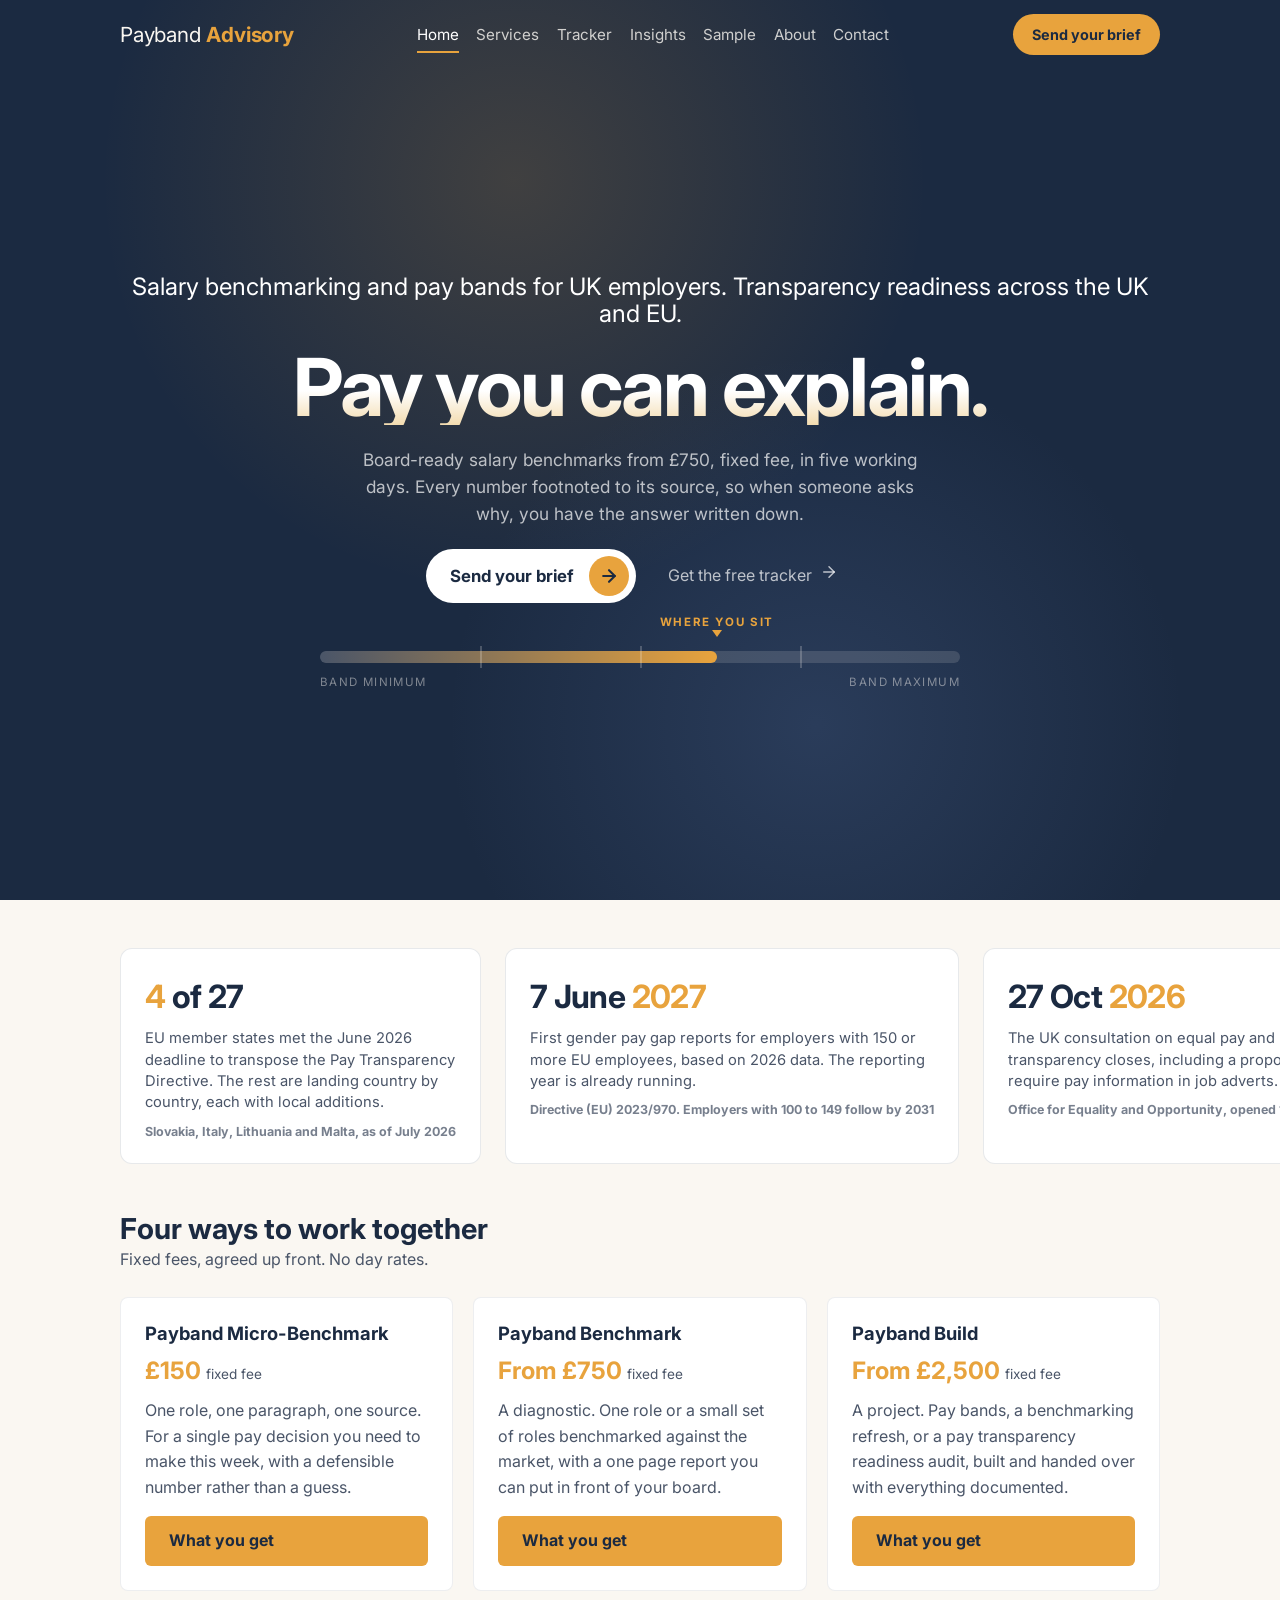
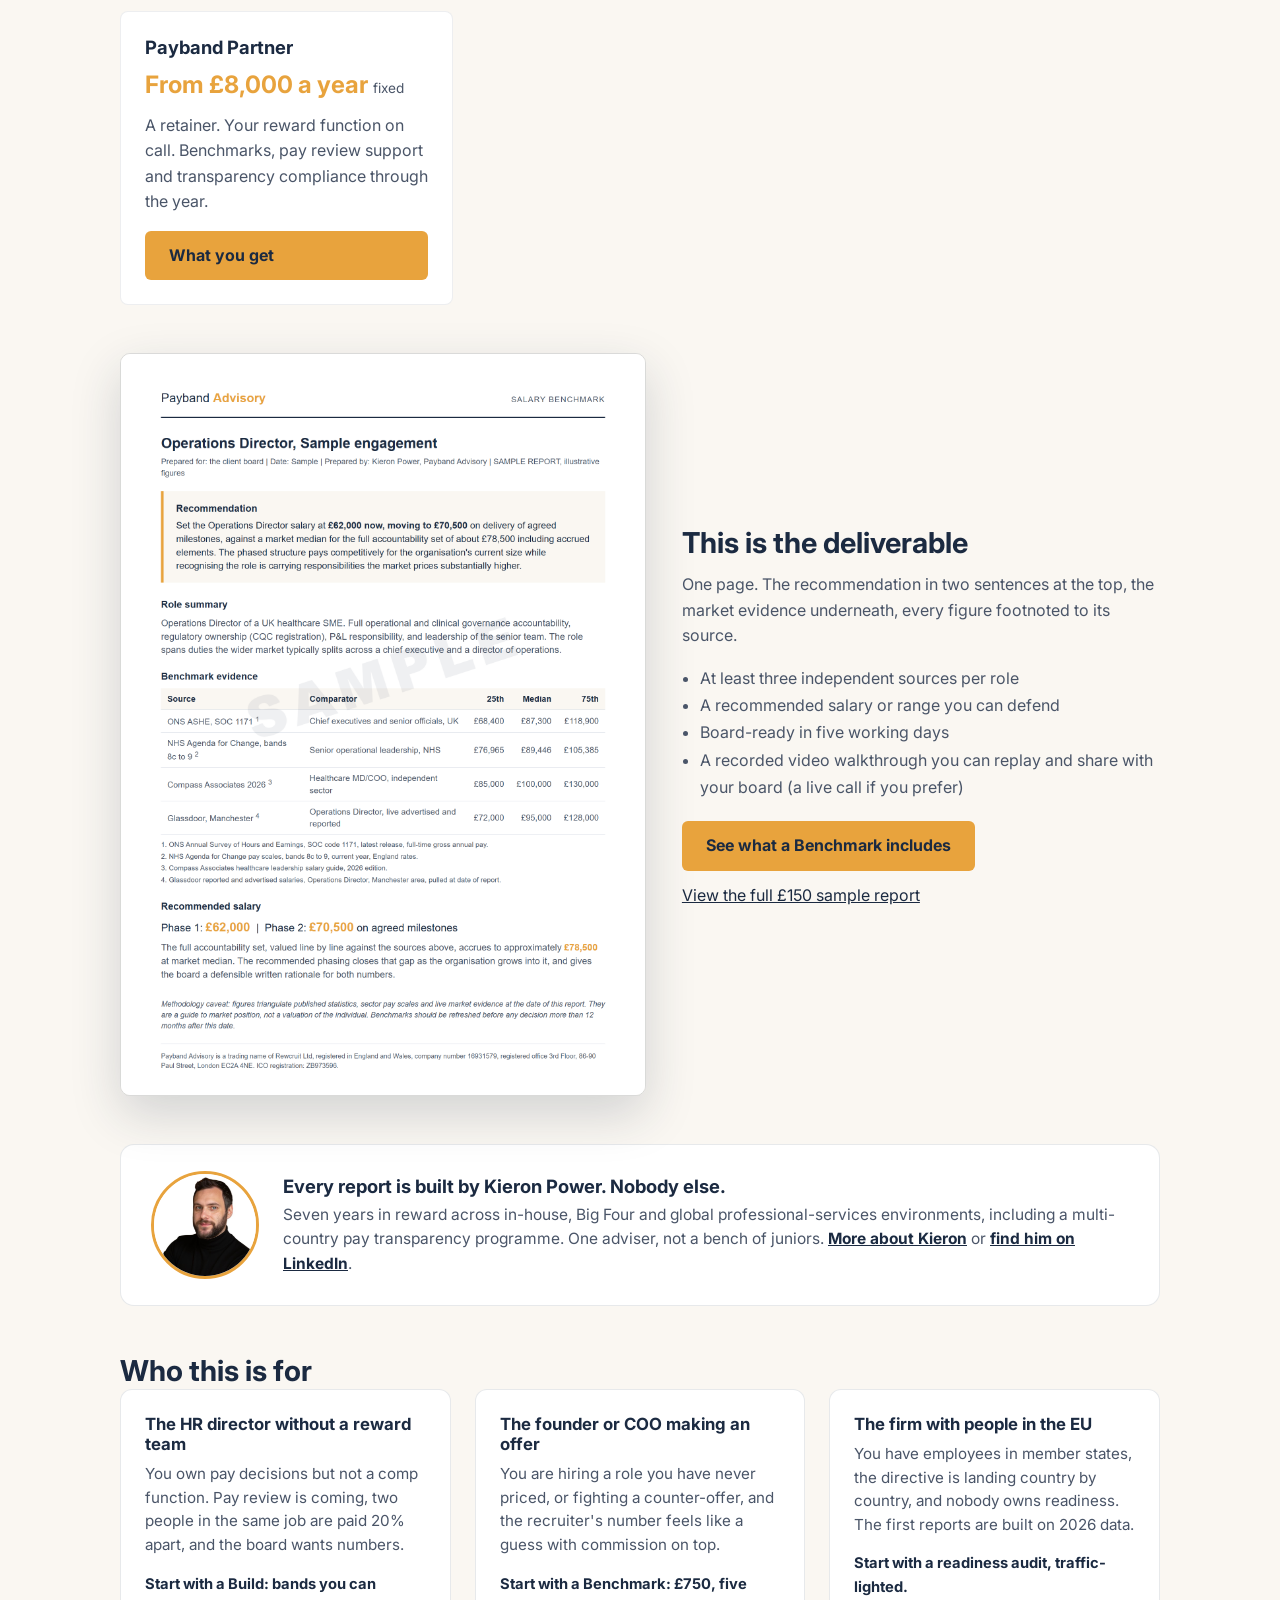
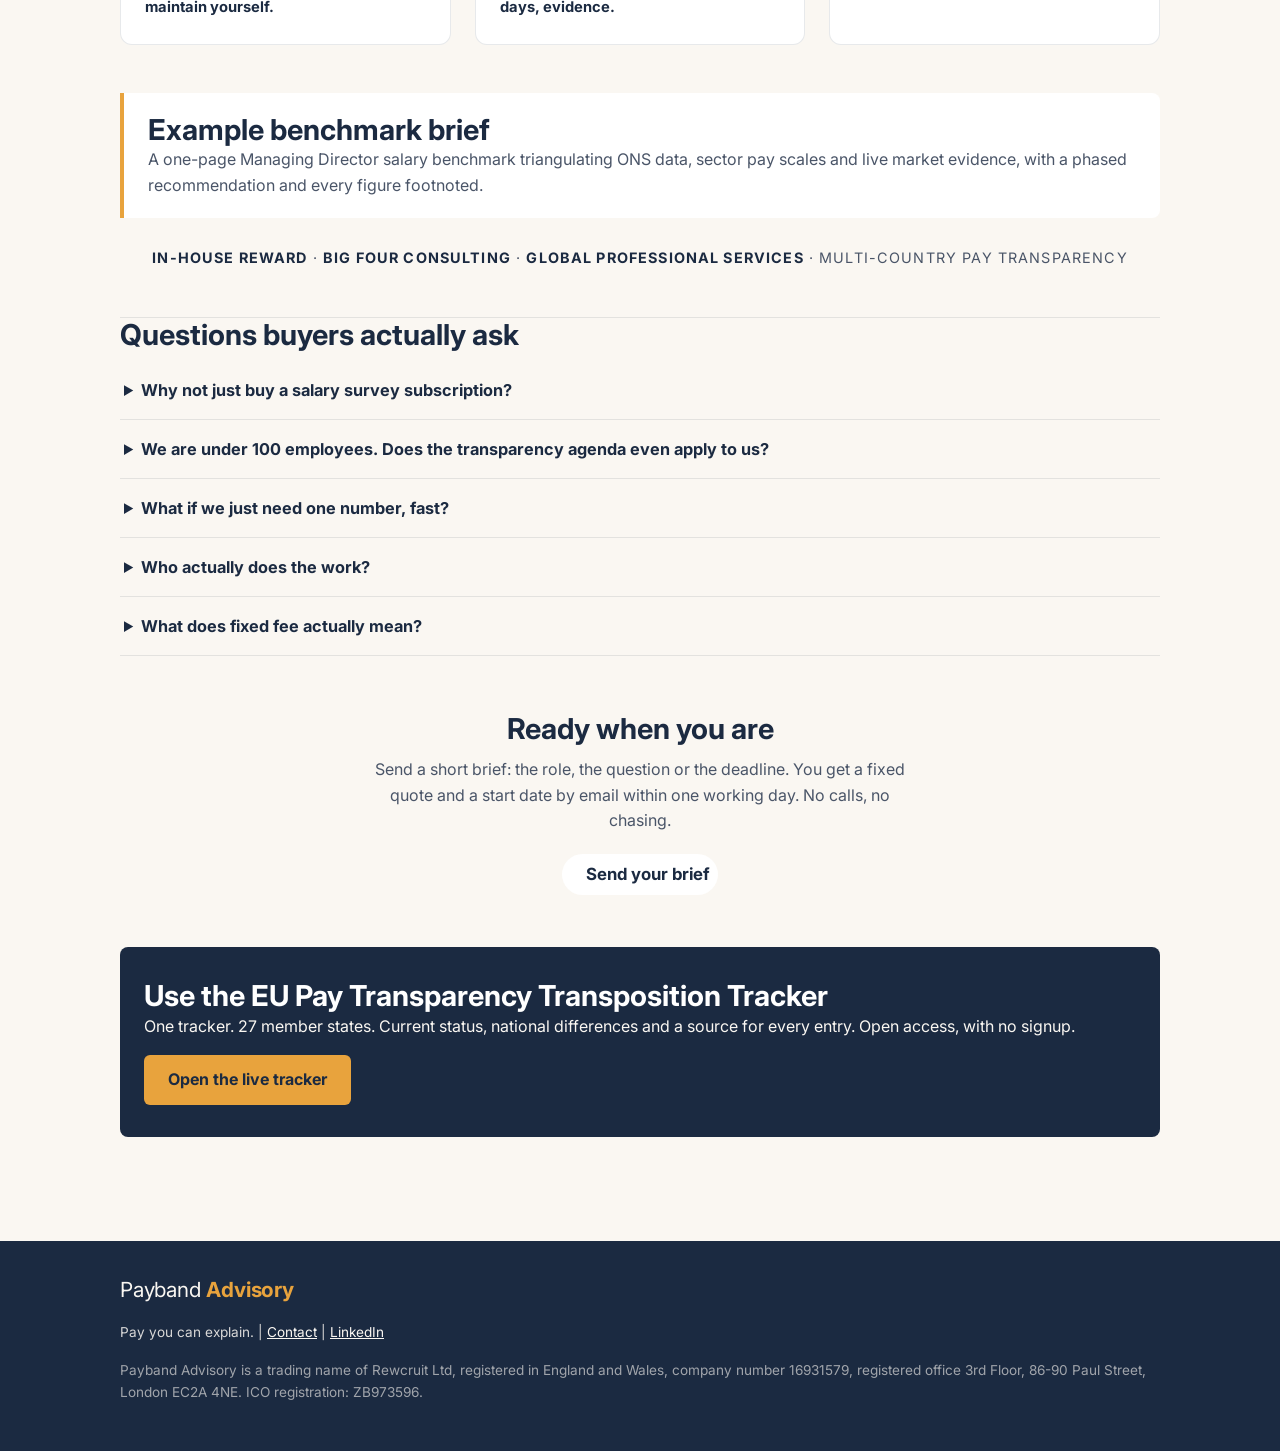
<file: index.html>
<!DOCTYPE html>
<html lang="en-GB">
<head>
  <meta charset="UTF-8">
  <meta name="viewport" content="width=device-width, initial-scale=1.0">
  <title>Salary Benchmarking &amp; Pay Bands UK | Payband Advisory</title>
  <meta name="description" content="Fixed-fee salary benchmarking for UK employers and pay transparency readiness across the UK and EU. One-page, board-ready benchmarks from £750, fully footnoted.">
  <link rel="icon" href="favicon.svg" type="image/svg+xml">
  <meta property="og:type" content="website">
  <meta property="og:title" content="Salary Benchmarking &amp; Pay Bands UK | Payband Advisory">
  <meta property="og:description" content="Fixed-fee salary benchmarking for UK employers and pay transparency readiness across the UK and EU. One-page, board-ready benchmarks from £750.">
  <meta property="og:image" content="https://payband.uk/img/og-image.png">
  <meta property="og:url" content="https://payband.uk/">
  <meta property="og:site_name" content="Payband Advisory">
  <meta property="og:locale" content="en_GB">
  <meta property="og:image:alt" content="Payband Advisory. Pay you can explain.">
  <meta name="twitter:card" content="summary_large_image">
  <link rel="preconnect" href="https://fonts.googleapis.com">
  <link rel="preconnect" href="https://fonts.gstatic.com" crossorigin>
  <link href="https://fonts.googleapis.com/css2?family=Inter:wght@400;700&display=swap" rel="stylesheet">
  <link rel="stylesheet" href="css/styles.css">
  <script type="application/ld+json">
{
  "@context": "https://schema.org",
  "@type": ["Organization", "ProfessionalService"],
  "@id": "https://payband.uk/#organization",
  "name": "Payband Advisory",
  "url": "https://payband.uk/",
  "logo": "https://payband.uk/favicon.svg",
  "image": "https://payband.uk/img/og-image.png",
  "description": "Fixed-fee salary benchmarking for UK employers and pay transparency readiness across the UK and EU. Board-ready benchmarks from GBP 750 in five working days, every figure footnoted.",
  "slogan": "Pay you can explain.",
  "email": "kieron@payband.uk",
  "areaServed": [
    {
      "@type": "Country",
      "name": "United Kingdom"
    },
    {
      "@type": "Place",
      "name": "European Union"
    }
  ],
  "knowsAbout": [
    "Salary benchmarking",
    "Pay bands",
    "Pay transparency",
    "EU Pay Transparency Directive",
    "Gender pay gap reporting",
    "Bonus modelling",
    "Job architecture",
    "Reward strategy",
    "Benefits benchmarking",
    "People analytics"
  ],
  "founder": {
    "@type": "Person",
    "@id": "https://payband.uk/#kieron"
  },
  "parentOrganization": {
    "@type": "Organization",
    "name": "Rewcruit Ltd",
    "identifier": "16931579"
  },
  "address": {
    "@type": "PostalAddress",
    "streetAddress": "3rd Floor, 86-90 Paul Street",
    "addressLocality": "London",
    "postalCode": "EC2A 4NE",
    "addressCountry": "GB"
  },
  "sameAs": [
    "https://www.linkedin.com/company/payband-advisory/",
    "https://www.youtube.com/@paybandpay"
  ],
  "priceRange": "GBP 750 to GBP 8000",
  "hasOfferCatalog": {
    "@type": "OfferCatalog",
    "name": "Reward consultancy services",
    "itemListElement": [
      {
        "@type": "Offer",
        "name": "Payband Benchmark",
        "url": "https://payband.uk/services.html#benchmark",
        "priceSpecification": {
          "@type": "UnitPriceSpecification",
          "minPrice": "750",
          "priceCurrency": "GBP"
        },
        "description": "One role benchmarked against at least three independent sources. One page, board ready, five working days."
      },
      {
        "@type": "Offer",
        "name": "Payband Build",
        "url": "https://payband.uk/services.html#build",
        "priceSpecification": {
          "@type": "UnitPriceSpecification",
          "minPrice": "2500",
          "priceCurrency": "GBP"
        },
        "description": "Pay bands, benchmarking refresh, pay transparency readiness audit, benefits benchmarking, job architecture."
      },
      {
        "@type": "Offer",
        "name": "Payband Partner",
        "url": "https://payband.uk/services.html#partner",
        "priceSpecification": {
          "@type": "UnitPriceSpecification",
          "minPrice": "8000",
          "priceCurrency": "GBP"
        },
        "description": "A reward function on call for a year, without the headcount."
      }
    ]
  }
}
</script>
<script type="application/ld+json">
{
  "@context": "https://schema.org",
  "@type": "Person",
  "@id": "https://payband.uk/#kieron",
  "name": "Kieron Power",
  "jobTitle": "Founder and Principal Consultant",
  "worksFor": {
    "@id": "https://payband.uk/#organization"
  },
  "email": "kieron@payband.uk",
  "url": "https://payband.uk/about.html",
  "description": "Reward and compensation professional with seven years in reward and ten years working with people data, including a multi-country pay transparency programme.",
  "knowsAbout": [
    "Compensation",
    "Pay transparency",
    "Salary benchmarking",
    "Job architecture",
    "Bonus modelling",
    "Gender pay gap analysis",
    "People analytics"
  ],
  "address": {
    "@type": "PostalAddress",
    "addressLocality": "Manchester",
    "addressCountry": "GB"
  },
  "sameAs": [
    "https://www.linkedin.com/in/kpowz",
    "https://www.youtube.com/@paybandpay"
  ]
}
</script>
<script type="application/ld+json">
{
  "@context": "https://schema.org",
  "@type": "FAQPage",
  "@id": "https://payband.uk/#faq",
  "mainEntity": [
    {
      "@type": "Question",
      "name": "What if we just need one number, fast?",
      "acceptedAnswer": {
        "@type": "Answer",
        "text": "That is exactly what a Payband Benchmark is: one role, at least three independent sources and a recommendation you can act on the same week. If you need pay bands later, that can follow as a separate fixed-fee project."
      }
    },
    {
      "@type": "Question",
      "name": "Who actually does the work?",
      "acceptedAnswer": {
        "@type": "Answer",
        "text": "Kieron Power does the work. The person who reads your brief is the person who builds your report."
      }
    },
    {
      "@type": "Question",
      "name": "What does fixed fee actually mean?",
      "acceptedAnswer": {
        "@type": "Answer",
        "text": "The price is agreed in writing before work starts and it does not move. If the work grows beyond the brief, you get a new fixed quote to approve first."
      }
    }
  ]
}
</script>
<script type="application/ld+json">
{
  "@context": "https://schema.org",
  "@type": "WebSite",
  "@id": "https://payband.uk/#website",
  "name": "Payband Advisory",
  "url": "https://payband.uk/",
  "publisher": {"@id": "https://payband.uk/#organization"},
  "inLanguage": "en-GB"
}
</script>
  <link rel="canonical" href="https://payband.uk/">
  <meta name="robots" content="index, follow, max-snippet:-1, max-image-preview:large">
</head>
<body>

<header class="site-header header-overlay">
  <div class="container">
    <a class="wordmark" href="index.html"><span class="wm-first">Payband</span> <span class="wm-second">Advisory</span></a>
    <nav class="site-nav" aria-label="Main navigation">
      <a href="index.html" aria-current="page">Home</a>
      <a href="services.html">Services</a>
      <a href="tracker.html">Tracker</a>
            <a href="insights.html">Insights</a>
            <a href="sample-report.html">Sample</a>
            <a href="about.html">About</a>
            <a href="contact.html">Contact</a>
    </nav>
    <a class="nav-cta" href="contact.html">Send your brief</a>
  </div>
</header>

<section class="hero-dark">
  <div class="hero-glow glow-amber" aria-hidden="true"></div>
  <div class="hero-glow glow-steel" aria-hidden="true"></div>
  <div class="hero-inner">
    <p class="hero-pre">Salary benchmarking and pay bands for UK employers. Transparency readiness across the UK and EU.</p>
    <h1 class="hero-headline">Pay you can explain.</h1>
    <p class="hero-sub">Board-ready salary benchmarks from £750, fixed fee, in five working days. Every number footnoted to its source, so when someone asks why, you have the answer written down.</p>
    <div class="hero-ctas">
      <a class="btn-hero" href="contact.html">
        Send your brief
        <span class="arrow" aria-hidden="true">
          <svg width="20" height="20" viewBox="0 0 24 24" fill="none" stroke="currentColor" stroke-width="2.5" stroke-linecap="round" stroke-linejoin="round"><line x1="5" y1="12" x2="19" y2="12"></line><polyline points="12 5 19 12 12 19"></polyline></svg>
        </span>
      </a>
      <a class="btn-hero-ghost" href="tracker.html">
        Get the free tracker
        <span class="arrow-inline" aria-hidden="true">
          <svg width="18" height="18" viewBox="0 0 24 24" fill="none" stroke="currentColor" stroke-width="2" stroke-linecap="round" stroke-linejoin="round"><line x1="5" y1="12" x2="19" y2="12"></line><polyline points="12 5 19 12 12 19"></polyline></svg>
        </span>
      </a>
    </div>
    <div class="hero-band" aria-hidden="true">
      <div class="you">WHERE YOU SIT</div>
      <div class="rail"><div class="fill"></div></div>
      <div class="tick" style="left:25%"></div>
      <div class="tick" style="left:50%"></div>
      <div class="tick" style="left:75%"></div>
      <div class="ends"><span>Band minimum</span><span>Band maximum</span></div>
    </div>
  </div>
</section>

<main>
  <div class="container">

    <section class="section" aria-label="Why now">
      <div class="stat-strip">
        <div class="stat">
          <div class="num"><span class="amber-num">4</span> of 27</div>
          <div class="lbl">EU member states met the June 2026 deadline to transpose the Pay Transparency Directive. The rest are landing country by country, each with local additions.</div>
          <div class="src">Slovakia, Italy, Lithuania and Malta, as of July 2026</div>
        </div>
        <div class="stat">
          <div class="num">7 June <span class="amber-num">2027</span></div>
          <div class="lbl">First gender pay gap reports for employers with 150 or more EU employees, based on 2026 data. The reporting year is already running.</div>
          <div class="src">Directive (EU) 2023/970. Employers with 100 to 149 follow by 2031</div>
        </div>
        <div class="stat">
          <div class="num">27 Oct <span class="amber-num">2026</span></div>
          <div class="lbl">The UK consultation on equal pay and pay transparency closes, including a proposal to require pay information in job adverts.</div>
          <div class="src">Office for Equality and Opportunity, opened 14 July 2026</div>
        </div>
      </div>
    </section>

    <section class="section" aria-labelledby="tiers-heading">
          <h2 id="tiers-heading">Four ways to work together</h2>
          <p>Fixed fees, agreed up front. No day rates.</p>
          <div class="card-grid">
            <article class="card">
              <h3>Payband Micro-Benchmark</h3>
              <p class="price">&pound;150 <small>fixed fee</small></p>
              <p>One role, one paragraph, one source. For a single pay decision you need to make this week, with a defensible number rather than a guess.</p>
              <a class="btn" href="services.html#micro">What you get</a>
            </article>
            <article class="card">
              <h3>Payband Benchmark</h3>
              <p class="price">From &pound;750 <small>fixed fee</small></p>
              <p>A diagnostic. One role or a small set of roles benchmarked against the market, with a one page report you can put in front of your board.</p>
              <a class="btn" href="services.html#benchmark">What you get</a>
            </article>
            <article class="card">
              <h3>Payband Build</h3>
              <p class="price">From &pound;2,500 <small>fixed fee</small></p>
              <p>A project. Pay bands, a benchmarking refresh, or a pay transparency readiness audit, built and handed over with everything documented.</p>
              <a class="btn" href="services.html#build">What you get</a>
            </article>
            <article class="card">
              <h3>Payband Partner</h3>
              <p class="price">From &pound;8,000 a year <small>fixed</small></p>
              <p>A retainer. Your reward function on call. Benchmarks, pay review support and transparency compliance through the year.</p>
              <a class="btn" href="services.html#partner">What you get</a>
            </article>
          </div>
        </section>

    <section class="section" aria-labelledby="preview-heading">
      <div class="preview-wrap">
        <img class="preview-img" src="img/sample-benchmark.png" alt="Sample one-page Payband salary benchmark report with recommendation, market table and footnoted sources" loading="lazy">
        <div class="preview-copy">
          <h2 id="preview-heading">This is the deliverable</h2>
          <p>One page. The recommendation in two sentences at the top, the market evidence underneath, every figure footnoted to its source.</p>
          <ul>
            <li>At least three independent sources per role</li>
            <li>A recommended salary or range you can defend</li>
            <li>Board-ready in five working days</li>
            <li>A recorded video walkthrough you can replay and share with your board (a live call if you prefer)</li>
          </ul>
          <a class="btn" href="services.html#benchmark">See what a Benchmark includes</a>
                    <p class="sample-link"><a href="sample-report.html">View the full £150 sample report</a></p>
        </div>
      </div>
    </section>

    <section class="section" aria-label="Who does the work">
      <div class="founder-strip">
        <img src="img/kieron.jpg" alt="Kieron Power">
        <div>
          <h2>Every report is built by Kieron Power. Nobody else.</h2>
          <p>Seven years in reward across in-house, Big Four and global professional-services environments, including a multi-country pay transparency programme. One adviser, not a bench of juniors. <a href="about.html">More about Kieron</a> or <a href="https://www.linkedin.com/in/kpowz">find him on LinkedIn</a>.</p>
        </div>
      </div>
    </section>

    <section class="section" aria-labelledby="who-heading">
      <h2 id="who-heading">Who this is for</h2>
      <div class="who-grid">
        <div class="who">
          <h3>The HR director without a reward team</h3>
          <p>You own pay decisions but not a comp function. Pay review is coming, two people in the same job are paid 20% apart, and the board wants numbers.</p>
          <span class="hook">Start with a Build: bands you can maintain yourself.</span>
        </div>
        <div class="who">
          <h3>The founder or COO making an offer</h3>
          <p>You are hiring a role you have never priced, or fighting a counter-offer, and the recruiter's number feels like a guess with commission on top.</p>
          <span class="hook">Start with a Benchmark: £750, five days, evidence.</span>
        </div>
        <div class="who">
          <h3>The firm with people in the EU</h3>
          <p>You have employees in member states, the directive is landing country by country, and nobody owns readiness. The first reports are built on 2026 data.</p>
          <span class="hook">Start with a readiness audit, traffic-lighted.</span>
        </div>
      </div>
    </section>

    <section class="section">
      <div class="callout">
        <h2>Example benchmark brief</h2>
        <p>A one-page Managing Director salary benchmark triangulating ONS data, sector pay scales and live market evidence, with a phased recommendation and every figure footnoted.</p>
      </div>
      <p class="exp-strip" style="margin-top:28px;"><strong>In-house reward</strong> &middot; <strong>Big Four consulting</strong> &middot; <strong>global professional services</strong> &middot; multi-country pay transparency</p>
    </section>

    <section class="section faq" aria-labelledby="faq-heading">
      <h2 id="faq-heading" style="margin-bottom:8px;">Questions buyers actually ask</h2>
      <details>
        <summary>Why not just buy a salary survey subscription?</summary>
        <p>Surveys give you data. They do not tell you what to pay your Operations Director in your sector at your size, and they cost more than a Benchmark before you have interpreted a single number. You are buying the judgement, footnoted, not another spreadsheet.</p>
      </details>
      <details>
        <summary>We are under 100 employees. Does the transparency agenda even apply to us?</summary>
        <p>The EU reporting thresholds start at 100 employees, but the right to pay information and the ban on asking salary history apply regardless of size in member states. In the UK, the consultation proposes pay information in job adverts with no size threshold confirmed yet. Small employers who sort their bands now do it cheaply; large ones do it under deadline.</p>
      </details>
      <details>
        <summary>What if we just need one number, fast?</summary>
        <p>That is exactly what a Benchmark is. One role, at least three independent sources, a recommendation you can act on the same week. If you need pay bands later, that can follow as a separate fixed-fee project.</p>
      </details>
      <details>
        <summary>Who actually does the work?</summary>
        <p>Kieron Power. One adviser, doing the work, not a bench of juniors. Seven years in reward across FTSE-listed businesses, Big Four firms and global law firms. The person who reads your brief is the person who builds your report.</p>
      </details>
      <details>
        <summary>What does fixed fee actually mean?</summary>
        <p>The price is agreed in writing before work starts and it does not move. No day rates, no scope surprises. If the work grows beyond the brief, you get a new fixed quote to approve first.</p>
      </details>
    </section>

    <section class="section closing-cta">
      <h2>Ready when you are</h2>
      <p>Send a short brief: the role, the question or the deadline. You get a fixed quote and a start date by email within one working day. No calls, no chasing.</p>
      <a class="btn-hero" href="contact.html" style="display:inline-flex;">Send your brief</a>
    </section>

    <section class="section email-capture" aria-labelledby="capture-heading">
      <h2 id="capture-heading">Use the EU Pay Transparency Transposition Tracker</h2>
      <p>One tracker. 27 member states. Current status, national differences and a source for every entry. Open access, with no signup.</p>
      <a class="btn" href="tracker.html">Open the live tracker</a>
    </section>

  </div>
</main>

<footer class="site-footer">
  <div class="container">
    <p><a class="wordmark" href="index.html"><span class="wm-first" style="color:#FAF7F2;">Payband</span> <span class="wm-second">Advisory</span></a></p>
    <p>Pay you can explain. | <a href="contact.html">Contact</a> | <a href="https://www.linkedin.com/in/kpowz">LinkedIn</a></p>
    <p class="legal">Payband Advisory is a trading name of Rewcruit Ltd, registered in England and Wales, company number 16931579, registered office 3rd Floor, 86-90 Paul Street, London EC2A 4NE. ICO registration: ZB973596.</p>
  </div>
</footer>

<script src="js/main.js" defer></script>
</body>
</html>
</file>
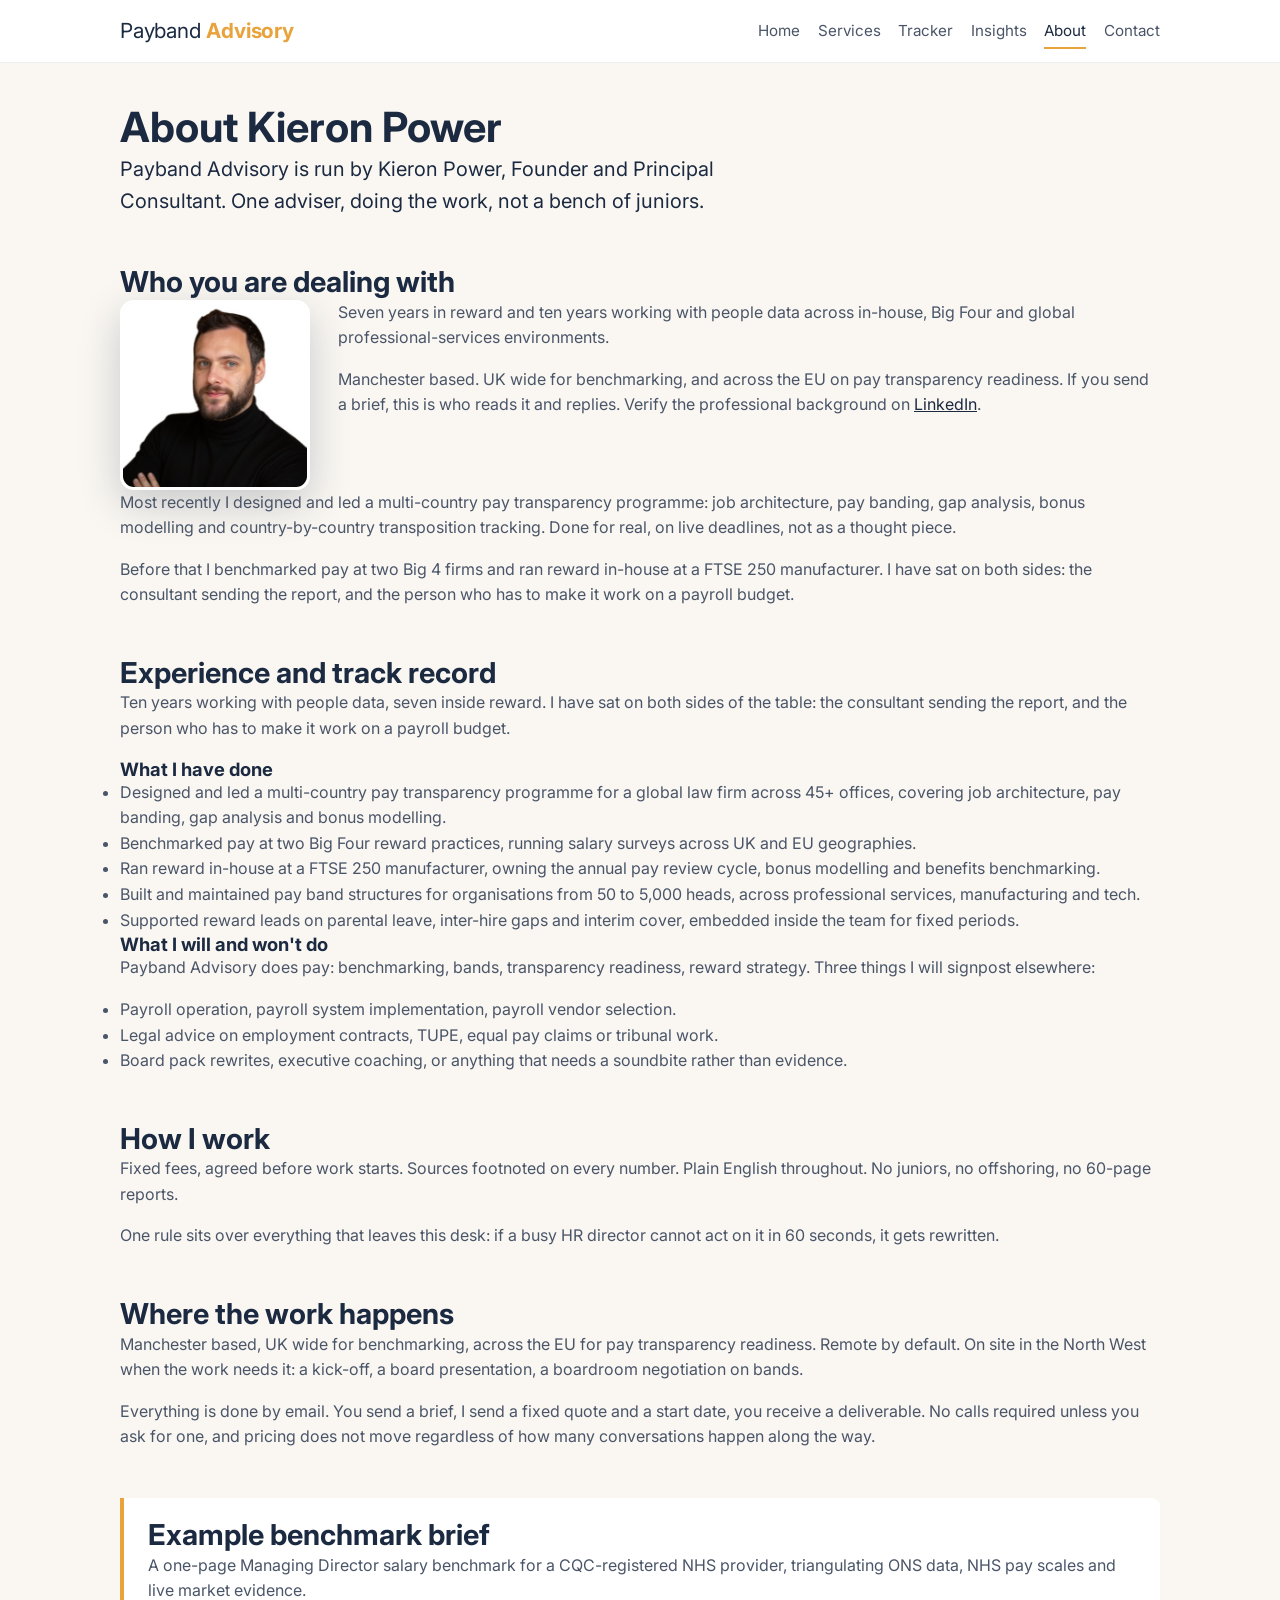
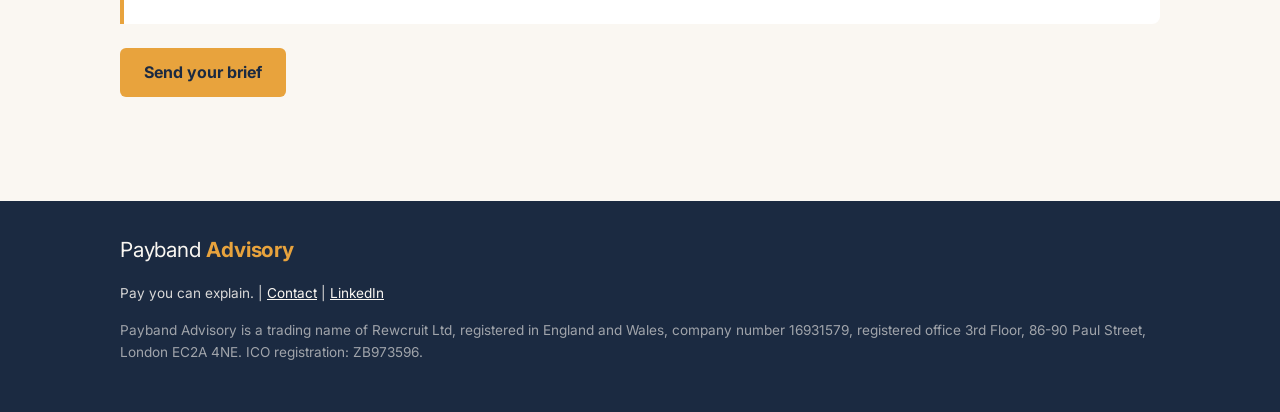
<file: about.html>
<!DOCTYPE html>
<html lang="en-GB">
<head>
  <meta charset="UTF-8">
  <meta name="viewport" content="width=device-width, initial-scale=1.0">
  <title>Kieron Power, Reward Consultant | Payband Advisory</title>
  <meta name="description" content="Meet Kieron Power, Manchester-based founder of Payband Advisory, with seven years in reward and ten years working with people data.">
  <link rel="icon" href="favicon.svg" type="image/svg+xml">
  <meta property="og:type" content="website">
  <meta property="og:title" content="Kieron Power, Reward Consultant | Payband Advisory">
  <meta property="og:description" content="Manchester-based reward consultant with seven years in reward and ten years working with people data.">
  <meta property="og:image" content="https://payband.uk/img/og-image.png">
  <meta name="twitter:card" content="summary_large_image">
  <link rel="preconnect" href="https://fonts.googleapis.com">
  <link rel="preconnect" href="https://fonts.gstatic.com" crossorigin>
  <link href="https://fonts.googleapis.com/css2?family=Inter:wght@400;700&display=swap" rel="stylesheet">
  <link rel="stylesheet" href="css/styles.css">
  <link rel="canonical" href="https://payband.uk/about.html">
  <meta property="og:url" content="https://payband.uk/about.html">
  <meta property="og:site_name" content="Payband Advisory">
  <meta property="og:locale" content="en_GB">
  <meta property="og:image:alt" content="Payband Advisory. Pay you can explain.">
  <meta name="robots" content="index, follow, max-snippet:-1, max-image-preview:large">
  <script type="application/ld+json">
  {
    "@context": "https://schema.org",
    "@graph": [
      {
        "@type": "Person",
        "@id": "https://payband.uk/#kieron",
        "name": "Kieron Power",
        "jobTitle": "Founder and Principal Consultant",
        "url": "https://payband.uk/about.html",
        "email": "kieron@payband.uk",
        "description": "Manchester-based reward professional with seven years in reward and ten years working with people data.",
        "worksFor": {"@id": "https://payband.uk/#organization"},
        "address": {"@type": "PostalAddress", "addressLocality": "Manchester", "addressCountry": "GB"},
        "sameAs": ["https://www.linkedin.com/in/kpowz", "https://www.youtube.com/@paybandpay"]
      },
      {
        "@type": "BreadcrumbList",
        "@id": "https://payband.uk/about.html#breadcrumb",
        "itemListElement": [
          {"@type": "ListItem", "position": 1, "name": "Home", "item": "https://payband.uk/"},
          {"@type": "ListItem", "position": 2, "name": "About Kieron Power", "item": "https://payband.uk/about.html"}
        ]
      }
    ]
  }
  </script>
</head>
<body>

<header class="site-header">
  <div class="container">
    <a class="wordmark" href="index.html"><span class="wm-first">Payband</span> <span class="wm-second">Advisory</span></a>
    <nav class="site-nav" aria-label="Main navigation">
      <a href="index.html">Home</a>
      <a href="services.html">Services</a>
      <a href="tracker.html">Tracker</a>
      <a href="insights.html">Insights</a>
      <a href="about.html" aria-current="page">About</a>
      <a href="contact.html">Contact</a>
    </nav>
  </div>
</header>

<main>
  <div class="container">

    <section class="section">
      <h1>About Kieron Power</h1>
      <p class="lede">Payband Advisory is run by Kieron Power, Founder and Principal Consultant. One adviser, doing the work, not a bench of juniors.</p>
    </section>

    <section class="section">
      <h2>Who you are dealing with</h2>
      <div class="about-lead"><img class="portrait" src="img/kieron.jpg" alt="Kieron Power, Founder and Principal Consultant of Payband Advisory"><div><p>Seven years in reward and ten years working with people data across in-house, Big Four and global professional-services environments.</p><p style="margin-top:10px;">Manchester based. UK wide for benchmarking, and across the EU on pay transparency readiness. If you send a brief, this is who reads it and replies. Verify the professional background on <a href="https://www.linkedin.com/in/kpowz">LinkedIn</a>.</p></div></div>
      <p>Most recently I designed and led a multi-country pay transparency programme: job architecture, pay banding, gap analysis, bonus modelling and country-by-country transposition tracking. Done for real, on live deadlines, not as a thought piece.</p>
      <p>Before that I benchmarked pay at two Big 4 firms and ran reward in-house at a FTSE 250 manufacturer. I have sat on both sides: the consultant sending the report, and the person who has to make it work on a payroll budget.</p>
    </section>

    <section class="section">
      <h2>Experience and track record</h2>
      <p>Ten years working with people data, seven inside reward. I have sat on both sides of the table: the consultant sending the report, and the person who has to make it work on a payroll budget.</p>

      <h3>What I have done</h3>
      <ul>
        <li>Designed and led a multi-country pay transparency programme for a global law firm across 45+ offices, covering job architecture, pay banding, gap analysis and bonus modelling.</li>
        <li>Benchmarked pay at two Big Four reward practices, running salary surveys across UK and EU geographies.</li>
        <li>Ran reward in-house at a FTSE 250 manufacturer, owning the annual pay review cycle, bonus modelling and benefits benchmarking.</li>
        <li>Built and maintained pay band structures for organisations from 50 to 5,000 heads, across professional services, manufacturing and tech.</li>
        <li>Supported reward leads on parental leave, inter-hire gaps and interim cover, embedded inside the team for fixed periods.</li>
      </ul>

      <h3>What I will and won't do</h3>
      <p>Payband Advisory does pay: benchmarking, bands, transparency readiness, reward strategy. Three things I will signpost elsewhere:</p>
      <ul>
        <li>Payroll operation, payroll system implementation, payroll vendor selection.</li>
        <li>Legal advice on employment contracts, TUPE, equal pay claims or tribunal work.</li>
        <li>Board pack rewrites, executive coaching, or anything that needs a soundbite rather than evidence.</li>
      </ul>
    </section>

    <section class="section">
      <h2>How I work</h2>
      <p>Fixed fees, agreed before work starts. Sources footnoted on every number. Plain English throughout. No juniors, no offshoring, no 60-page reports.</p>
      <p>One rule sits over everything that leaves this desk: if a busy HR director cannot act on it in 60 seconds, it gets rewritten.</p>
    </section>

    <section class="section">
      <h2>Where the work happens</h2>
      <p>Manchester based, UK wide for benchmarking, across the EU for pay transparency readiness. Remote by default. On site in the North West when the work needs it: a kick-off, a board presentation, a boardroom negotiation on bands.</p>
      <p>Everything is done by email. You send a brief, I send a fixed quote and a start date, you receive a deliverable. No calls required unless you ask for one, and pricing does not move regardless of how many conversations happen along the way.</p>
    </section>

    <section class="section">
      <div class="callout">
        <h2>Example benchmark brief</h2>
        <p>A one-page Managing Director salary benchmark for a CQC-registered NHS provider, triangulating ONS data, NHS pay scales and live market evidence.</p>
      </div>
      <p><a class="btn" href="contact.html">Send your brief</a></p>
    </section>

  </div>
</main>

<footer class="site-footer">
  <div class="container">
    <p><a class="wordmark" href="index.html"><span class="wm-first" style="color:#FAF7F2;">Payband</span> <span class="wm-second">Advisory</span></a></p>
    <p>Pay you can explain. | <a href="contact.html">Contact</a> | <a href="https://www.linkedin.com/in/kpowz">LinkedIn</a></p>
    <p class="legal">Payband Advisory is a trading name of Rewcruit Ltd, registered in England and Wales, company number 16931579, registered office 3rd Floor, 86-90 Paul Street, London EC2A 4NE. ICO registration: ZB973596.</p>
  </div>
</footer>

<script src="js/main.js" defer></script>
</body>
</html>
</file>
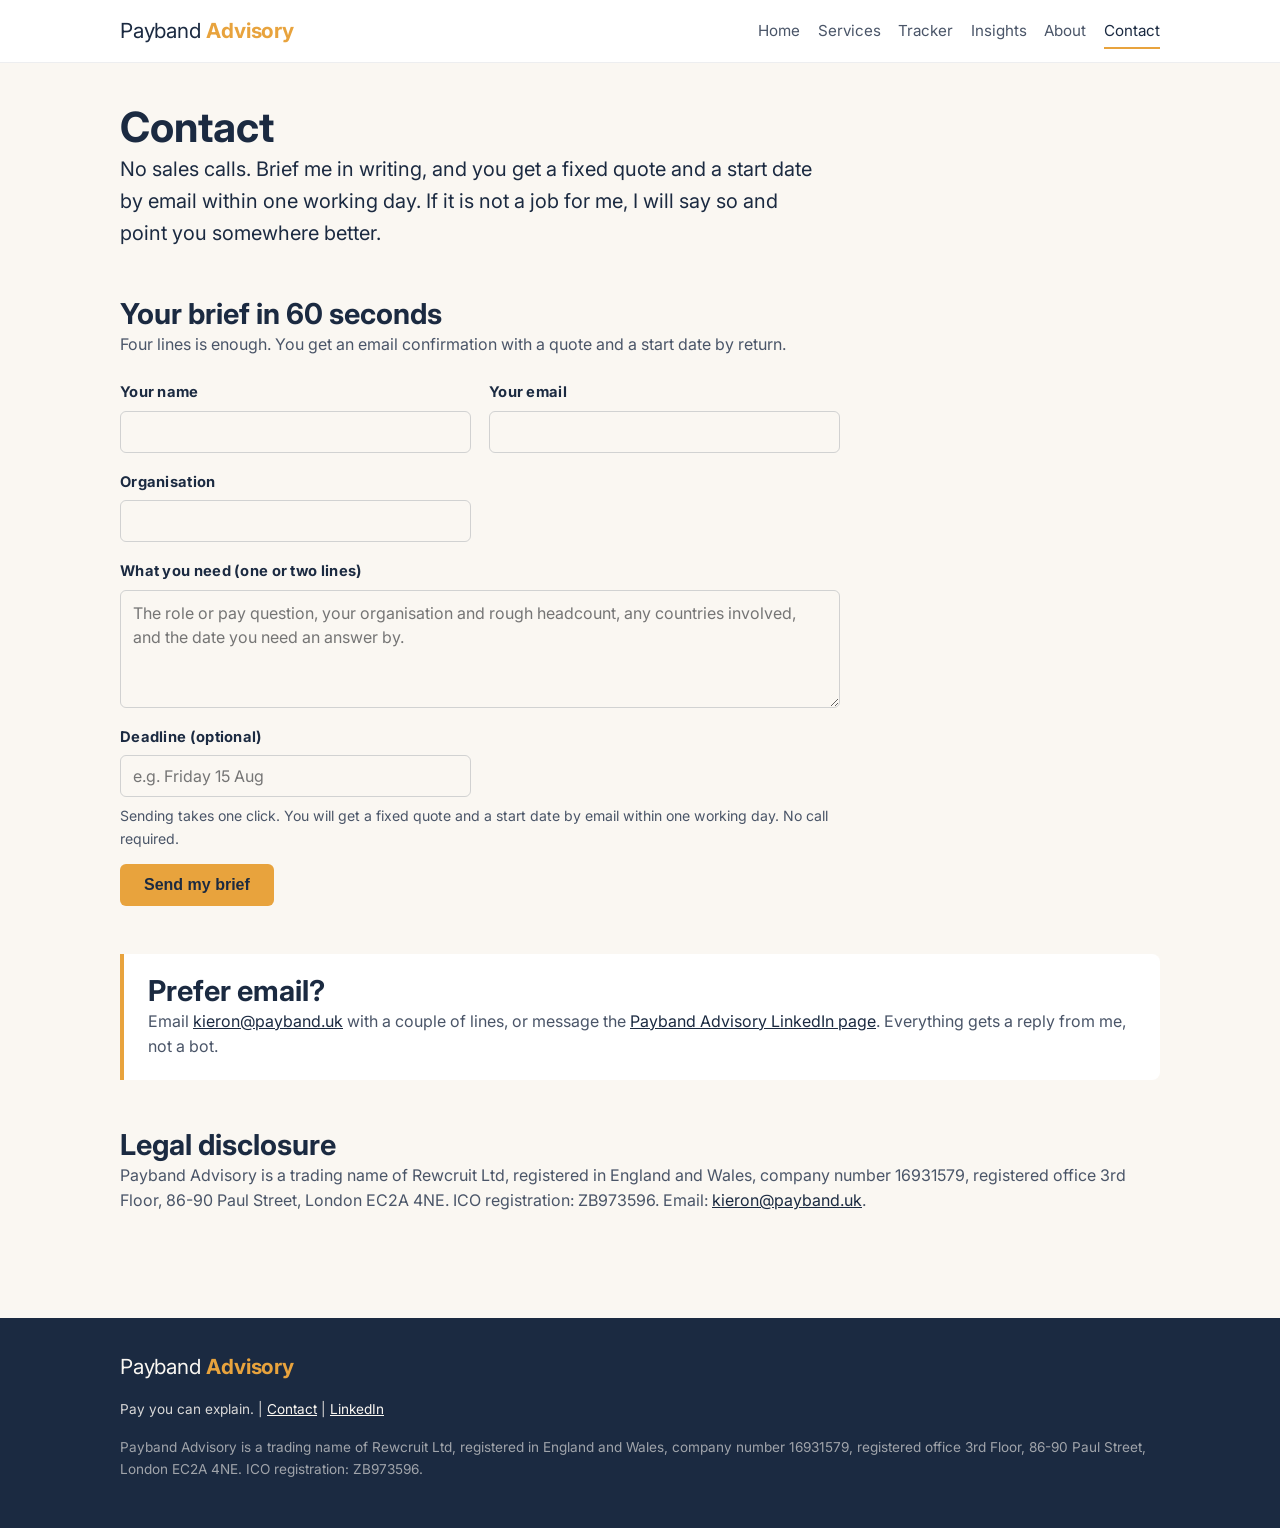
<file: contact.html>
<!DOCTYPE html>
<html lang="en-GB">
<head>
  <meta charset="UTF-8">
  <meta name="viewport" content="width=device-width, initial-scale=1.0">
  <title>Contact a UK Reward Consultant | Payband Advisory</title>
  <meta name="description" content="Send Payband Advisory a short written brief for salary benchmarking, pay bands or pay transparency work. Get a fixed quote and start date by email within one working day.">
  <link rel="icon" href="favicon.svg" type="image/svg+xml">
  <meta property="og:type" content="website">
  <meta property="og:title" content="Contact a UK Reward Consultant | Payband Advisory">
  <meta property="og:description" content="Email Kieron Power with your salary benchmarking, pay band or pay transparency brief. Fixed fees agreed before work starts.">
  <meta property="og:image" content="https://payband.uk/img/og-image.png">
  <meta name="twitter:card" content="summary_large_image">
  <link rel="preconnect" href="https://fonts.googleapis.com">
  <link rel="preconnect" href="https://fonts.gstatic.com" crossorigin>
  <link href="https://fonts.googleapis.com/css2?family=Inter:wght@400;700&display=swap" rel="stylesheet">
  <link rel="stylesheet" href="css/styles.css">
  <link rel="canonical" href="https://payband.uk/contact.html">
  <meta property="og:url" content="https://payband.uk/contact.html">
  <meta property="og:site_name" content="Payband Advisory">
  <meta property="og:locale" content="en_GB">
  <meta property="og:image:alt" content="Payband Advisory. Pay you can explain.">
  <meta name="robots" content="index, follow, max-snippet:-1, max-image-preview:large">
  <script type="application/ld+json">
  {
    "@context": "https://schema.org",
    "@graph": [
      {
        "@type": "ContactPage",
        "@id": "https://payband.uk/contact.html#page",
        "url": "https://payband.uk/contact.html",
        "name": "Contact Payband Advisory",
        "about": {"@id": "https://payband.uk/#organization"},
        "mainEntity": {"@id": "https://payband.uk/#kieron"}
      },
      {
        "@type": "BreadcrumbList",
        "@id": "https://payband.uk/contact.html#breadcrumb",
        "itemListElement": [
          {"@type": "ListItem", "position": 1, "name": "Home", "item": "https://payband.uk/"},
          {"@type": "ListItem", "position": 2, "name": "Contact", "item": "https://payband.uk/contact.html"}
        ]
      }
    ]
  }
  </script>
</head>
<body>

<header class="site-header">
  <div class="container">
    <a class="wordmark" href="index.html"><span class="wm-first">Payband</span> <span class="wm-second">Advisory</span></a>
    <nav class="site-nav" aria-label="Main navigation">
      <a href="index.html">Home</a>
      <a href="services.html">Services</a>
      <a href="tracker.html">Tracker</a>
      <a href="insights.html">Insights</a>
      <a href="about.html">About</a>
      <a href="contact.html" aria-current="page">Contact</a>
    </nav>
  </div>
</header>

<main>
  <div class="container">

    <section class="section">
      <h1>Contact</h1>
      <p class="lede">No sales calls. Brief me in writing, and you get a fixed quote and a start date by email within one working day. If it is not a job for me, I will say so and point you somewhere better.</p>
    </section>

    <section class="section">
      <h2>Your brief in 60 seconds</h2>
      <p>Four lines is enough. You get an email confirmation with a quote and a start date by return.</p>
      <form id="brief-form" action="https://script.google.com/macros/s/AKfycbzZI3BI5aonZjQoKFpanAPdDTHlgm56sD4VvzsHXsakJB2xbV2dNgVmDmstumDgHG8/exec" method="POST" target="hidden_iframe" onsubmit="return handleBriefSubmit(this);">
        <input type="hidden" name="form-name" value="brief">
        <!-- Honeypot: real users won't fill this. Bots will. -->
        <div style="position:absolute;left:-9999px;" aria-hidden="true">
          <label>Do not fill this field</label>
          <input type="text" name="bot-field" tabindex="-1" autocomplete="off">
        </div>
        <div class="form-grid">
          <label>
            <span>Your name</span>
            <input type="text" name="name" required autocomplete="name" maxlength="120">
          </label>
          <label>
            <span>Your email</span>
            <input type="email" name="email" required autocomplete="email" maxlength="200">
          </label>
          <label>
            <span>Organisation</span>
            <input type="text" name="org" autocomplete="organization" maxlength="200">
          </label>
          <label>
            <span>What you need (one or two lines)</span>
            <textarea name="need" required rows="4" maxlength="2000" placeholder="The role or pay question, your organisation and rough headcount, any countries involved, and the date you need an answer by."></textarea>
          </label>
          <label>
            <span>Deadline (optional)</span>
            <input type="text" name="deadline" placeholder="e.g. Friday 15 Aug" maxlength="120">
          </label>
        </div>
        <p class="form-note">Sending takes one click. You will get a fixed quote and a start date by email within one working day. No call required.</p>
        <button type="submit" class="btn" id="brief-submit-btn">Send my brief</button>
      </form>
      <div id="brief-success" hidden>
        <div class="callout success">
          <h3>Brief received. Quote is on its way.</h3>
          <p>You will get a fixed quote and a start date by email within one working day. If you do not see the email, check your spam folder or email <a href="mailto:kieron@payband.uk">kieron@payband.uk</a> directly.</p>
        </div>
      </div>
      <iframe name="hidden_iframe" style="display:none;" title="Form submission target"></iframe>
    </section>

    <section class="section">
      <div class="callout">
        <h2>Prefer email?</h2>
        <p>Email <a href="mailto:kieron@payband.uk">kieron@payband.uk</a> with a couple of lines, or message the <a href="https://www.linkedin.com/company/payband-advisory/">Payband Advisory LinkedIn page</a>. Everything gets a reply from me, not a bot.</p>
      </div>
    </section>

    <section class="section">
      <h2>Legal disclosure</h2>
      <p>Payband Advisory is a trading name of Rewcruit Ltd, registered in England and Wales, company number 16931579, registered office 3rd Floor, 86-90 Paul Street, London EC2A 4NE. ICO registration: ZB973596. Email: <a href="mailto:kieron@payband.uk">kieron@payband.uk</a>.</p>
    </section>

  </div>
</main>

<footer class="site-footer">
  <div class="container">
    <p><a class="wordmark" href="index.html"><span class="wm-first" style="color:#FAF7F2;">Payband</span> <span class="wm-second">Advisory</span></a></p>
    <p>Pay you can explain. | <a href="contact.html">Contact</a> | <a href="https://www.linkedin.com/in/kpowz">LinkedIn</a></p>
    <p class="legal">Payband Advisory is a trading name of Rewcruit Ltd, registered in England and Wales, company number 16931579, registered office 3rd Floor, 86-90 Paul Street, London EC2A 4NE. ICO registration: ZB973596.</p>
  </div>
</footer>

<script src="js/main.js" defer></script>
<script>
function handleBriefSubmit(form) {
  // Honeypot check: if the bot field is filled, silently drop the submission.
  var bot = form.querySelector('input[name="bot-field"]');
  if (bot && bot.value) {
    return false;
  }
  // Disable the submit button to prevent double-submits and show progress.
  var btn = document.getElementById('brief-submit-btn');
  if (btn) {
    btn.disabled = true;
    btn.textContent = 'Sending...';
  }
  // Reveal the success panel after a short delay so the form has time to POST.
  setTimeout(function() {
    form.hidden = true;
    var success = document.getElementById('brief-success');
    if (success) success.hidden = false;
  }, 1200);
  return true;
}
</script>
</body>
</html>
</file>
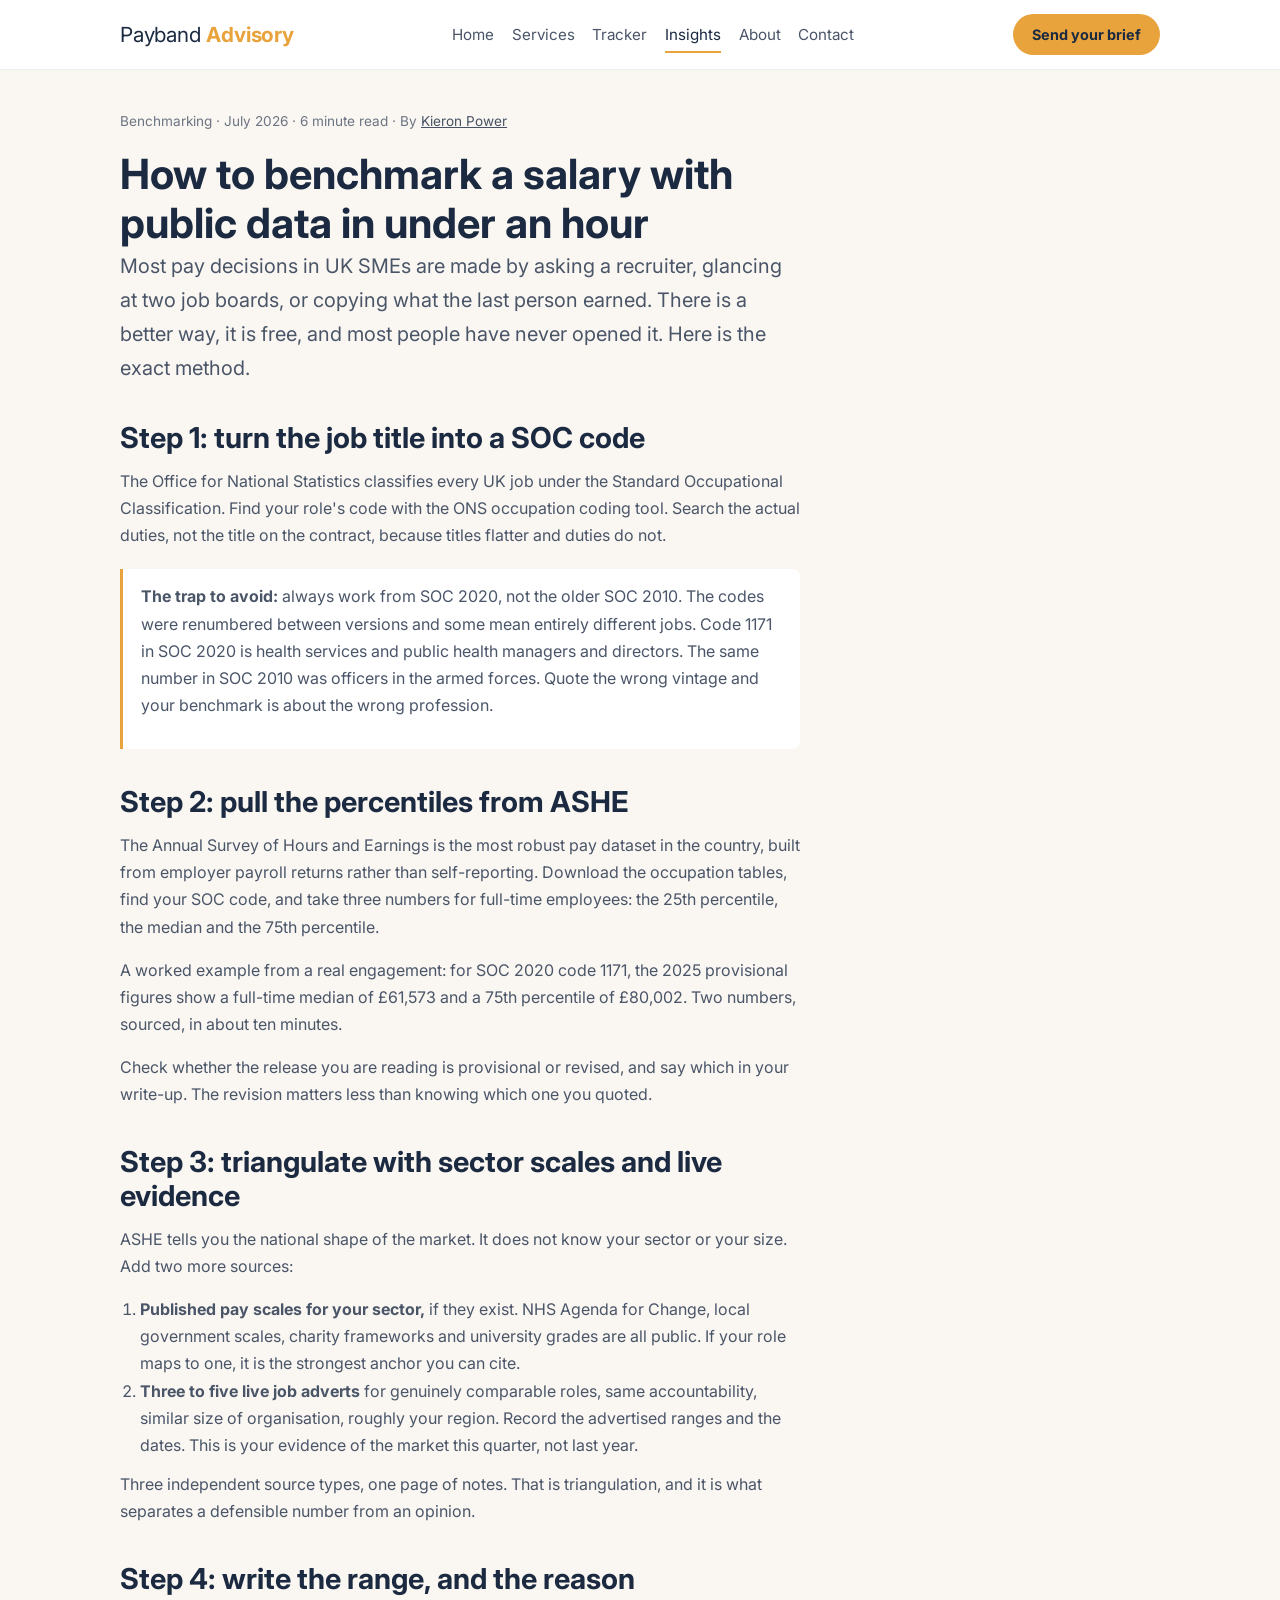
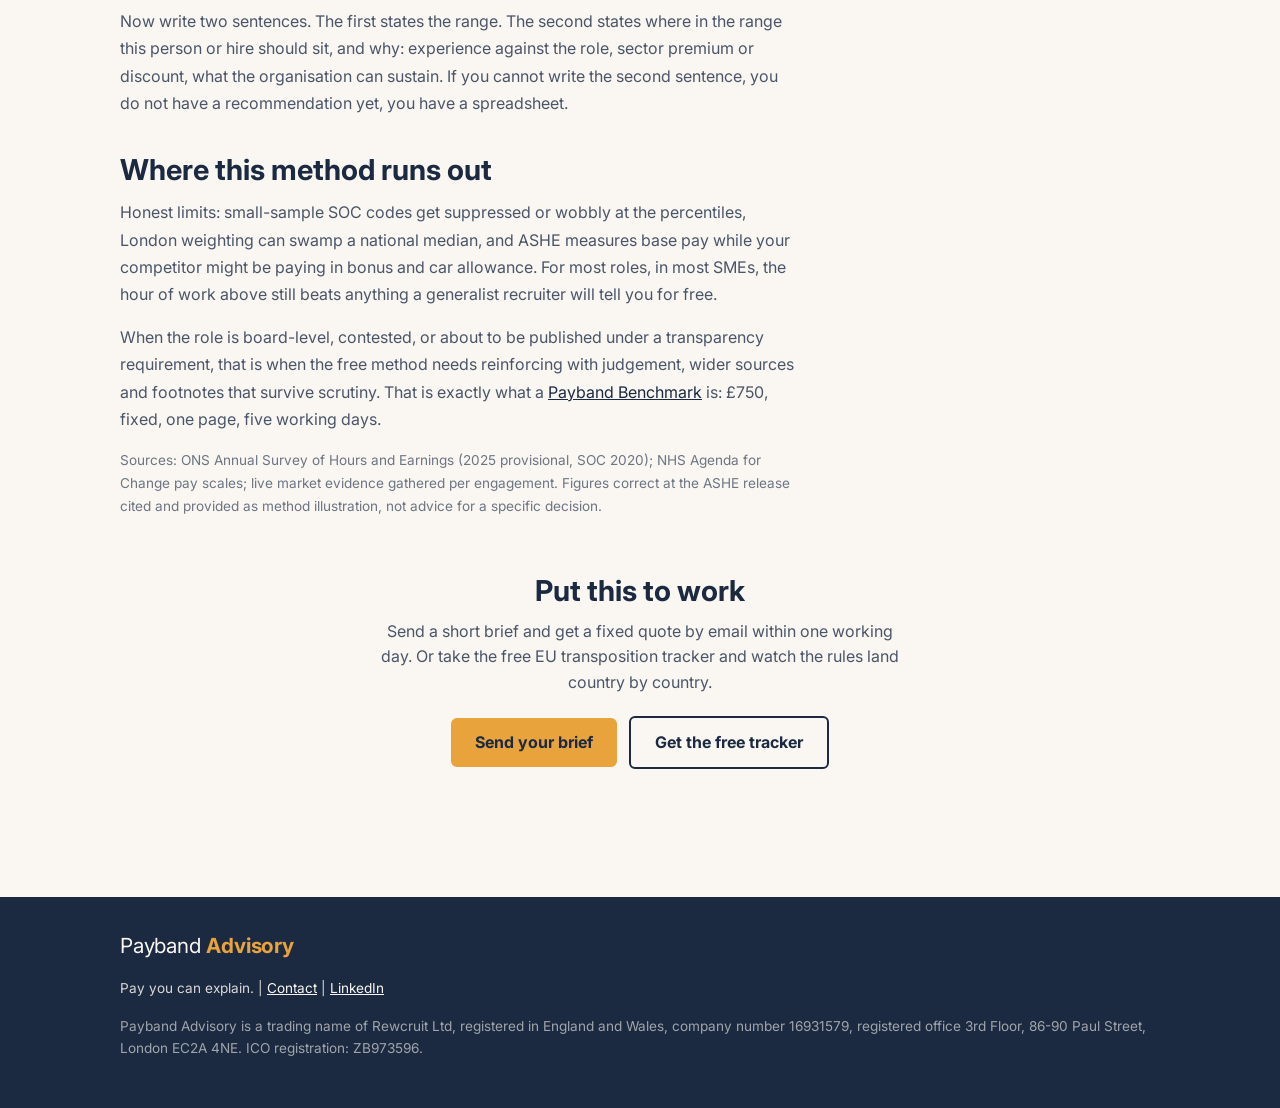
<file: insight-benchmark-public-data.html>
<!DOCTYPE html>
<html lang="en-GB">
<head>
  <meta charset="UTF-8">
  <meta name="viewport" content="width=device-width, initial-scale=1.0">
  <title>Benchmark a Salary with UK Public Data | Payband Advisory</title>
  <meta name="description" content="The 4-step method for turning a job title into a defensible UK salary range using ONS ASHE data, published pay scales and live market evidence.">
  <link rel="icon" href="favicon.svg" type="image/svg+xml">
  <meta property="og:type" content="article">
  <meta property="og:title" content="How to benchmark a salary with public data in under an hour">
  <meta property="og:description" content="The 4-step method from job title to defensible range, using nothing you have to pay for.">
  <meta property="og:image" content="https://payband.uk/img/og-image.png">
  <meta property="og:image:alt" content="Payband Advisory. Pay you can explain.">
  <meta name="twitter:card" content="summary_large_image">
  <link rel="preconnect" href="https://fonts.googleapis.com">
  <link rel="preconnect" href="https://fonts.gstatic.com" crossorigin>
  <link href="https://fonts.googleapis.com/css2?family=Inter:wght@400;700&display=swap" rel="stylesheet">
  <link rel="stylesheet" href="css/styles.css">
  <link rel="canonical" href="https://payband.uk/insight-benchmark-public-data.html">
  <meta property="og:url" content="https://payband.uk/insight-benchmark-public-data.html">
  <meta property="og:site_name" content="Payband Advisory">
  <meta property="og:locale" content="en_GB">
  <meta name="robots" content="index, follow, max-snippet:-1, max-image-preview:large">
  <script type="application/ld+json">
  {
    "@context": "https://schema.org",
    "@graph": [
      {
        "@type": "Article",
        "@id": "https://payband.uk/insight-benchmark-public-data.html#article",
        "headline": "How to benchmark a salary with public data in under an hour",
        "description": "The four-step method for turning a job title into a defensible UK salary range using public data.",
        "mainEntityOfPage": "https://payband.uk/insight-benchmark-public-data.html",
        "author": {"@id": "https://payband.uk/#kieron"},
        "publisher": {"@id": "https://payband.uk/#organization"},
        "image": "https://payband.uk/img/og-image.png",
        "inLanguage": "en-GB"
      },
      {
        "@type": "BreadcrumbList",
        "@id": "https://payband.uk/insight-benchmark-public-data.html#breadcrumb",
        "itemListElement": [
          {"@type": "ListItem", "position": 1, "name": "Home", "item": "https://payband.uk/"},
          {"@type": "ListItem", "position": 2, "name": "Insights", "item": "https://payband.uk/insights.html"},
          {"@type": "ListItem", "position": 3, "name": "Benchmark a salary with public data", "item": "https://payband.uk/insight-benchmark-public-data.html"}
        ]
      }
    ]
  }
  </script>
</head>
<body>

<header class="site-header">
  <div class="container">
    <a class="wordmark" href="index.html"><span class="wm-first">Payband</span> <span class="wm-second">Advisory</span></a>
    <nav class="site-nav" aria-label="Main navigation">
      <a href="index.html">Home</a>
      <a href="services.html">Services</a>
      <a href="tracker.html">Tracker</a>
      <a href="insights.html" aria-current="page">Insights</a>
      <a href="about.html">About</a>
      <a href="contact.html">Contact</a>
    </nav>
    <a class="nav-cta" href="contact.html">Send your brief</a>
  </div>
</header>

<main>
  <div class="container">
    <article class="section article-body">
      <p class="article-meta">Benchmarking &middot; July 2026 &middot; 6 minute read &middot; By <a rel="author" href="about.html">Kieron Power</a></p>
      <h1>How to benchmark a salary with public data in under an hour</h1>
      <p class="lede">Most pay decisions in UK SMEs are made by asking a recruiter, glancing at two job boards, or copying what the last person earned. There is a better way, it is free, and most people have never opened it. Here is the exact method.</p>

      <h2>Step 1: turn the job title into a SOC code</h2>
      <p>The Office for National Statistics classifies every UK job under the Standard Occupational Classification. Find your role's code with the ONS occupation coding tool. Search the actual duties, not the title on the contract, because titles flatter and duties do not.</p>
      <div class="note">
        <p><strong>The trap to avoid:</strong> always work from SOC 2020, not the older SOC 2010. The codes were renumbered between versions and some mean entirely different jobs. Code 1171 in SOC 2020 is health services and public health managers and directors. The same number in SOC 2010 was officers in the armed forces. Quote the wrong vintage and your benchmark is about the wrong profession.</p>
      </div>

      <h2>Step 2: pull the percentiles from ASHE</h2>
      <p>The Annual Survey of Hours and Earnings is the most robust pay dataset in the country, built from employer payroll returns rather than self-reporting. Download the occupation tables, find your SOC code, and take three numbers for full-time employees: the 25th percentile, the median and the 75th percentile.</p>
      <p>A worked example from a real engagement: for SOC 2020 code 1171, the 2025 provisional figures show a full-time median of £61,573 and a 75th percentile of £80,002. Two numbers, sourced, in about ten minutes.</p>
      <p>Check whether the release you are reading is provisional or revised, and say which in your write-up. The revision matters less than knowing which one you quoted.</p>

      <h2>Step 3: triangulate with sector scales and live evidence</h2>
      <p>ASHE tells you the national shape of the market. It does not know your sector or your size. Add two more sources:</p>
      <ol>
        <li><strong>Published pay scales for your sector,</strong> if they exist. NHS Agenda for Change, local government scales, charity frameworks and university grades are all public. If your role maps to one, it is the strongest anchor you can cite.</li>
        <li><strong>Three to five live job adverts</strong> for genuinely comparable roles, same accountability, similar size of organisation, roughly your region. Record the advertised ranges and the dates. This is your evidence of the market this quarter, not last year.</li>
      </ol>
      <p>Three independent source types, one page of notes. That is triangulation, and it is what separates a defensible number from an opinion.</p>

      <h2>Step 4: write the range, and the reason</h2>
      <p>Now write two sentences. The first states the range. The second states where in the range this person or hire should sit, and why: experience against the role, sector premium or discount, what the organisation can sustain. If you cannot write the second sentence, you do not have a recommendation yet, you have a spreadsheet.</p>

      <h2>Where this method runs out</h2>
      <p>Honest limits: small-sample SOC codes get suppressed or wobbly at the percentiles, London weighting can swamp a national median, and ASHE measures base pay while your competitor might be paying in bonus and car allowance. For most roles, in most SMEs, the hour of work above still beats anything a generalist recruiter will tell you for free.</p>
      <p>When the role is board-level, contested, or about to be published under a transparency requirement, that is when the free method needs reinforcing with judgement, wider sources and footnotes that survive scrutiny. That is exactly what a <a href="services.html#benchmark">Payband Benchmark</a> is: £750, fixed, one page, five working days.</p>

      <p class="article-meta">Sources: ONS Annual Survey of Hours and Earnings (2025 provisional, SOC 2020); NHS Agenda for Change pay scales; live market evidence gathered per engagement. Figures correct at the ASHE release cited and provided as method illustration, not advice for a specific decision.</p>
    </article>

    <section class="section closing-cta">
      <h2>Put this to work</h2>
      <p>Send a short brief and get a fixed quote by email within one working day. Or take the free EU transposition tracker and watch the rules land country by country.</p>
      <p><a class="btn" href="contact.html">Send your brief</a> &nbsp; <a class="btn btn-secondary" href="tracker.html">Get the free tracker</a></p>
    </section>
  </div>
</main>

<footer class="site-footer">
  <div class="container">
    <p><a class="wordmark" href="index.html"><span class="wm-first" style="color:#FAF7F2;">Payband</span> <span class="wm-second">Advisory</span></a></p>
    <p>Pay you can explain. | <a href="contact.html">Contact</a> | <a href="https://www.linkedin.com/in/kpowz">LinkedIn</a></p>
    <p class="legal">Payband Advisory is a trading name of Rewcruit Ltd, registered in England and Wales, company number 16931579, registered office 3rd Floor, 86-90 Paul Street, London EC2A 4NE. ICO registration: ZB973596.</p>
  </div>
</footer>

<script src="js/main.js" defer></script>
</body>
</html>
</file>
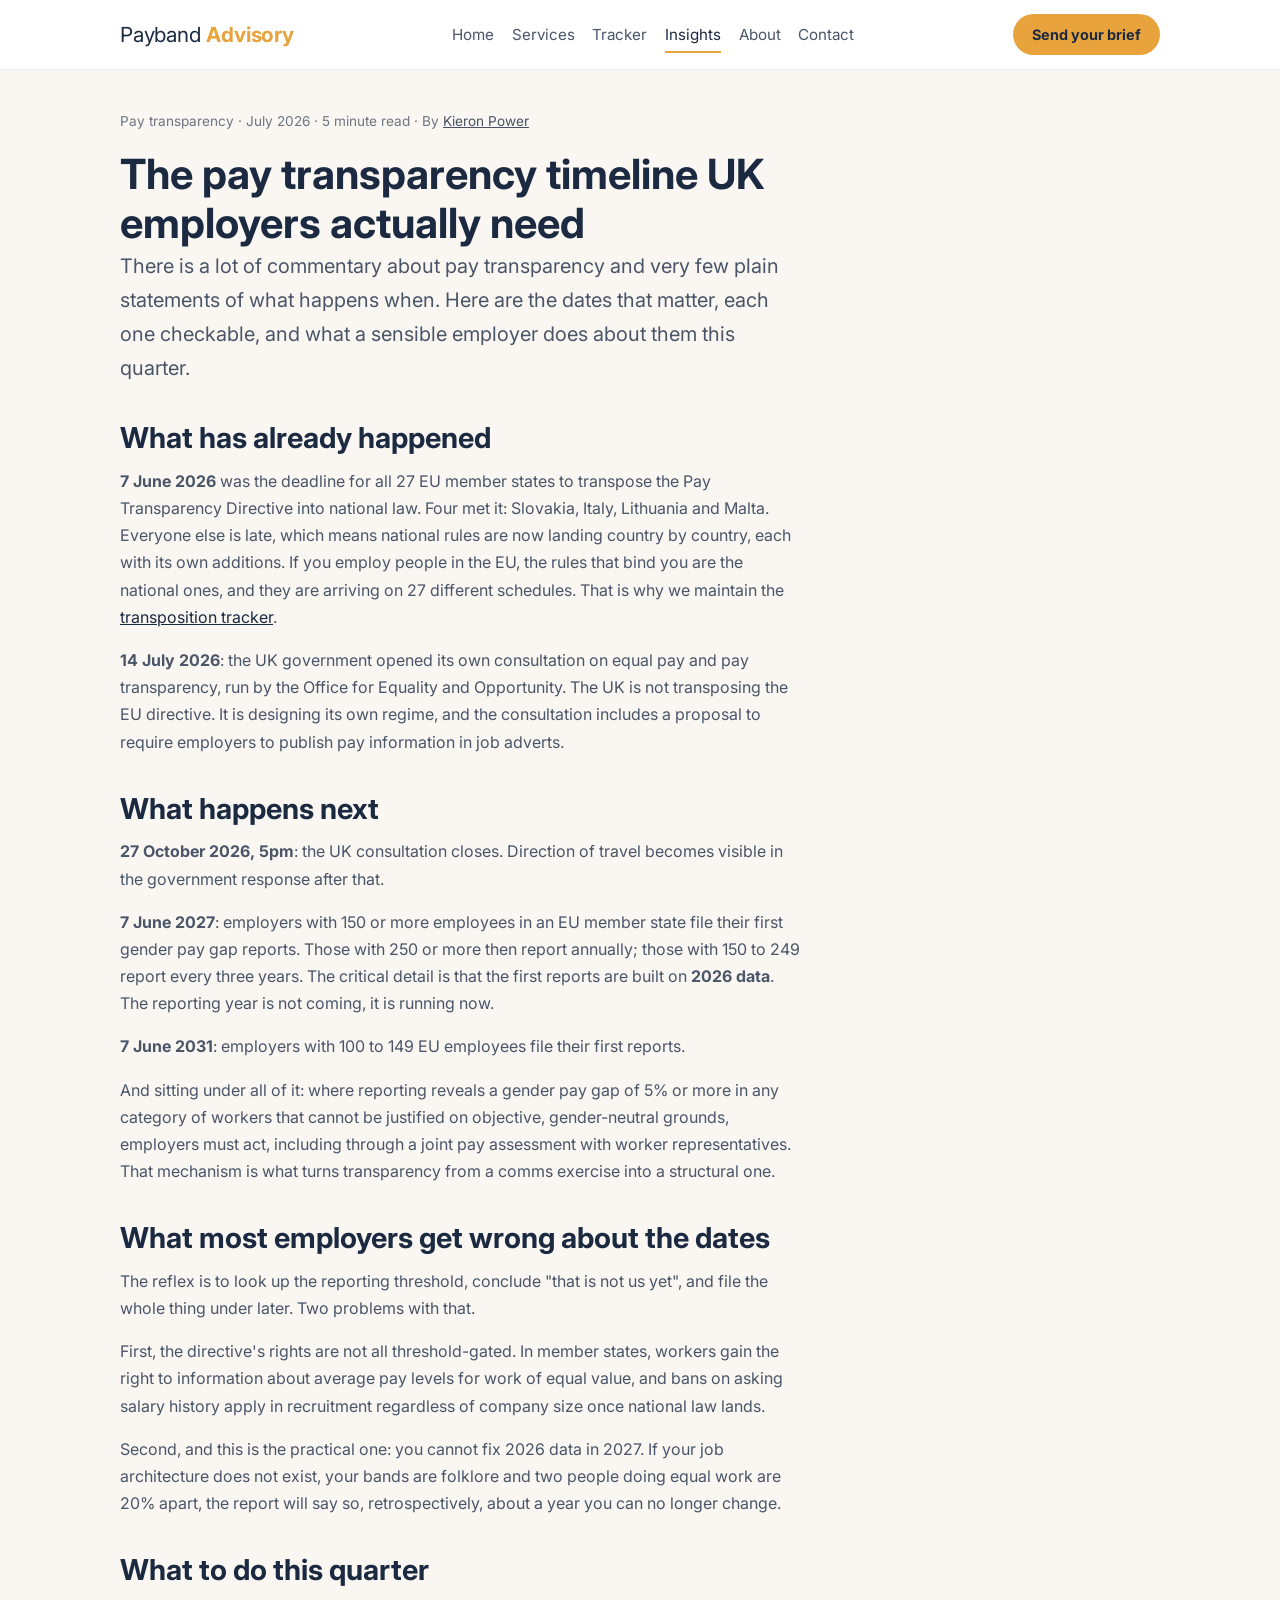
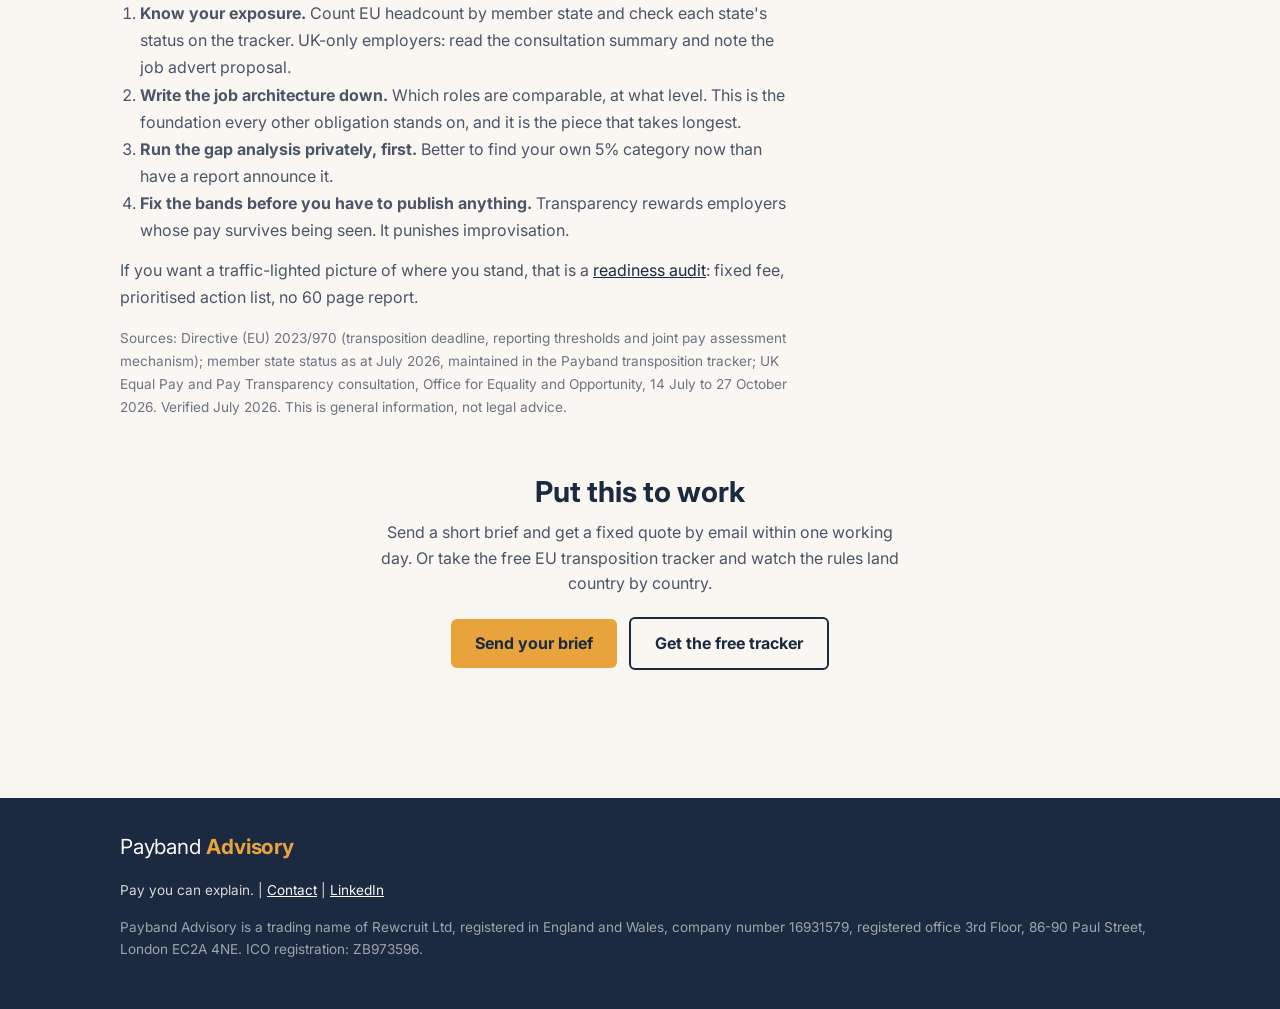
<file: insight-pay-transparency-timeline.html>
<!DOCTYPE html>
<html lang="en-GB">
<head>
  <meta charset="UTF-8">
  <meta name="viewport" content="width=device-width, initial-scale=1.0">
  <title>UK Pay Transparency Timeline 2026 | Payband Advisory</title>
  <meta name="description" content="Every verified date that matters on pay transparency: the EU directive deadlines, the reporting thresholds, and the UK consultation. What to do this quarter.">
  <link rel="icon" href="favicon.svg" type="image/svg+xml">
  <meta property="og:type" content="article">
  <meta property="og:title" content="The pay transparency timeline UK employers actually need">
  <meta property="og:description" content="Every verified date that matters, and what to do this quarter.">
  <meta property="og:image" content="https://payband.uk/img/og-image.png">
  <meta property="og:image:alt" content="Payband Advisory. Pay you can explain.">
  <meta name="twitter:card" content="summary_large_image">
  <link rel="preconnect" href="https://fonts.googleapis.com">
  <link rel="preconnect" href="https://fonts.gstatic.com" crossorigin>
  <link href="https://fonts.googleapis.com/css2?family=Inter:wght@400;700&display=swap" rel="stylesheet">
  <link rel="stylesheet" href="css/styles.css">
  <link rel="canonical" href="https://payband.uk/insight-pay-transparency-timeline.html">
  <meta property="og:url" content="https://payband.uk/insight-pay-transparency-timeline.html">
  <meta property="og:site_name" content="Payband Advisory">
  <meta property="og:locale" content="en_GB">
  <meta name="robots" content="index, follow, max-snippet:-1, max-image-preview:large">
  <script type="application/ld+json">
  {
    "@context": "https://schema.org",
    "@graph": [
      {
        "@type": "Article",
        "@id": "https://payband.uk/insight-pay-transparency-timeline.html#article",
        "headline": "The pay transparency timeline UK employers actually need",
        "description": "Verified EU and UK pay transparency dates and practical actions for UK employers.",
        "mainEntityOfPage": "https://payband.uk/insight-pay-transparency-timeline.html",
        "author": {"@id": "https://payband.uk/#kieron"},
        "publisher": {"@id": "https://payband.uk/#organization"},
        "image": "https://payband.uk/img/og-image.png",
        "inLanguage": "en-GB"
      },
      {
        "@type": "BreadcrumbList",
        "@id": "https://payband.uk/insight-pay-transparency-timeline.html#breadcrumb",
        "itemListElement": [
          {"@type": "ListItem", "position": 1, "name": "Home", "item": "https://payband.uk/"},
          {"@type": "ListItem", "position": 2, "name": "Insights", "item": "https://payband.uk/insights.html"},
          {"@type": "ListItem", "position": 3, "name": "Pay transparency timeline", "item": "https://payband.uk/insight-pay-transparency-timeline.html"}
        ]
      }
    ]
  }
  </script>
</head>
<body>

<header class="site-header">
  <div class="container">
    <a class="wordmark" href="index.html"><span class="wm-first">Payband</span> <span class="wm-second">Advisory</span></a>
    <nav class="site-nav" aria-label="Main navigation">
      <a href="index.html">Home</a>
      <a href="services.html">Services</a>
      <a href="tracker.html">Tracker</a>
      <a href="insights.html" aria-current="page">Insights</a>
      <a href="about.html">About</a>
      <a href="contact.html">Contact</a>
    </nav>
    <a class="nav-cta" href="contact.html">Send your brief</a>
  </div>
</header>

<main>
  <div class="container">
    <article class="section article-body">
      <p class="article-meta">Pay transparency &middot; July 2026 &middot; 5 minute read &middot; By <a rel="author" href="about.html">Kieron Power</a></p>
      <h1>The pay transparency timeline UK employers actually need</h1>
      <p class="lede">There is a lot of commentary about pay transparency and very few plain statements of what happens when. Here are the dates that matter, each one checkable, and what a sensible employer does about them this quarter.</p>

      <h2>What has already happened</h2>
      <p><strong>7 June 2026</strong> was the deadline for all 27 EU member states to transpose the Pay Transparency Directive into national law. Four met it: Slovakia, Italy, Lithuania and Malta. Everyone else is late, which means national rules are now landing country by country, each with its own additions. If you employ people in the EU, the rules that bind you are the national ones, and they are arriving on 27 different schedules. That is why we maintain the <a href="tracker.html">transposition tracker</a>.</p>
      <p><strong>14 July 2026</strong>: the UK government opened its own consultation on equal pay and pay transparency, run by the Office for Equality and Opportunity. The UK is not transposing the EU directive. It is designing its own regime, and the consultation includes a proposal to require employers to publish pay information in job adverts.</p>

      <h2>What happens next</h2>
      <p><strong>27 October 2026, 5pm</strong>: the UK consultation closes. Direction of travel becomes visible in the government response after that.</p>
      <p><strong>7 June 2027</strong>: employers with 150 or more employees in an EU member state file their first gender pay gap reports. Those with 250 or more then report annually; those with 150 to 249 report every three years. The critical detail is that the first reports are built on <strong>2026 data</strong>. The reporting year is not coming, it is running now.</p>
      <p><strong>7 June 2031</strong>: employers with 100 to 149 EU employees file their first reports.</p>
      <p>And sitting under all of it: where reporting reveals a gender pay gap of 5% or more in any category of workers that cannot be justified on objective, gender-neutral grounds, employers must act, including through a joint pay assessment with worker representatives. That mechanism is what turns transparency from a comms exercise into a structural one.</p>

      <h2>What most employers get wrong about the dates</h2>
      <p>The reflex is to look up the reporting threshold, conclude "that is not us yet", and file the whole thing under later. Two problems with that.</p>
      <p>First, the directive's rights are not all threshold-gated. In member states, workers gain the right to information about average pay levels for work of equal value, and bans on asking salary history apply in recruitment regardless of company size once national law lands.</p>
      <p>Second, and this is the practical one: you cannot fix 2026 data in 2027. If your job architecture does not exist, your bands are folklore and two people doing equal work are 20% apart, the report will say so, retrospectively, about a year you can no longer change.</p>

      <h2>What to do this quarter</h2>
      <ol>
        <li><strong>Know your exposure.</strong> Count EU headcount by member state and check each state's status on the tracker. UK-only employers: read the consultation summary and note the job advert proposal.</li>
        <li><strong>Write the job architecture down.</strong> Which roles are comparable, at what level. This is the foundation every other obligation stands on, and it is the piece that takes longest.</li>
        <li><strong>Run the gap analysis privately, first.</strong> Better to find your own 5% category now than have a report announce it.</li>
        <li><strong>Fix the bands before you have to publish anything.</strong> Transparency rewards employers whose pay survives being seen. It punishes improvisation.</li>
      </ol>
      <p>If you want a traffic-lighted picture of where you stand, that is a <a href="services.html#build">readiness audit</a>: fixed fee, prioritised action list, no 60 page report.</p>

      <p class="article-meta">Sources: Directive (EU) 2023/970 (transposition deadline, reporting thresholds and joint pay assessment mechanism); member state status as at July 2026, maintained in the Payband transposition tracker; UK Equal Pay and Pay Transparency consultation, Office for Equality and Opportunity, 14 July to 27 October 2026. Verified July 2026. This is general information, not legal advice.</p>
    </article>

    <section class="section closing-cta">
      <h2>Put this to work</h2>
      <p>Send a short brief and get a fixed quote by email within one working day. Or take the free EU transposition tracker and watch the rules land country by country.</p>
      <p><a class="btn" href="contact.html">Send your brief</a> &nbsp; <a class="btn btn-secondary" href="tracker.html">Get the free tracker</a></p>
    </section>
  </div>
</main>

<footer class="site-footer">
  <div class="container">
    <p><a class="wordmark" href="index.html"><span class="wm-first" style="color:#FAF7F2;">Payband</span> <span class="wm-second">Advisory</span></a></p>
    <p>Pay you can explain. | <a href="contact.html">Contact</a> | <a href="https://www.linkedin.com/in/kpowz">LinkedIn</a></p>
    <p class="legal">Payband Advisory is a trading name of Rewcruit Ltd, registered in England and Wales, company number 16931579, registered office 3rd Floor, 86-90 Paul Street, London EC2A 4NE. ICO registration: ZB973596.</p>
  </div>
</footer>

<script src="js/main.js" defer></script>
</body>
</html>
</file>
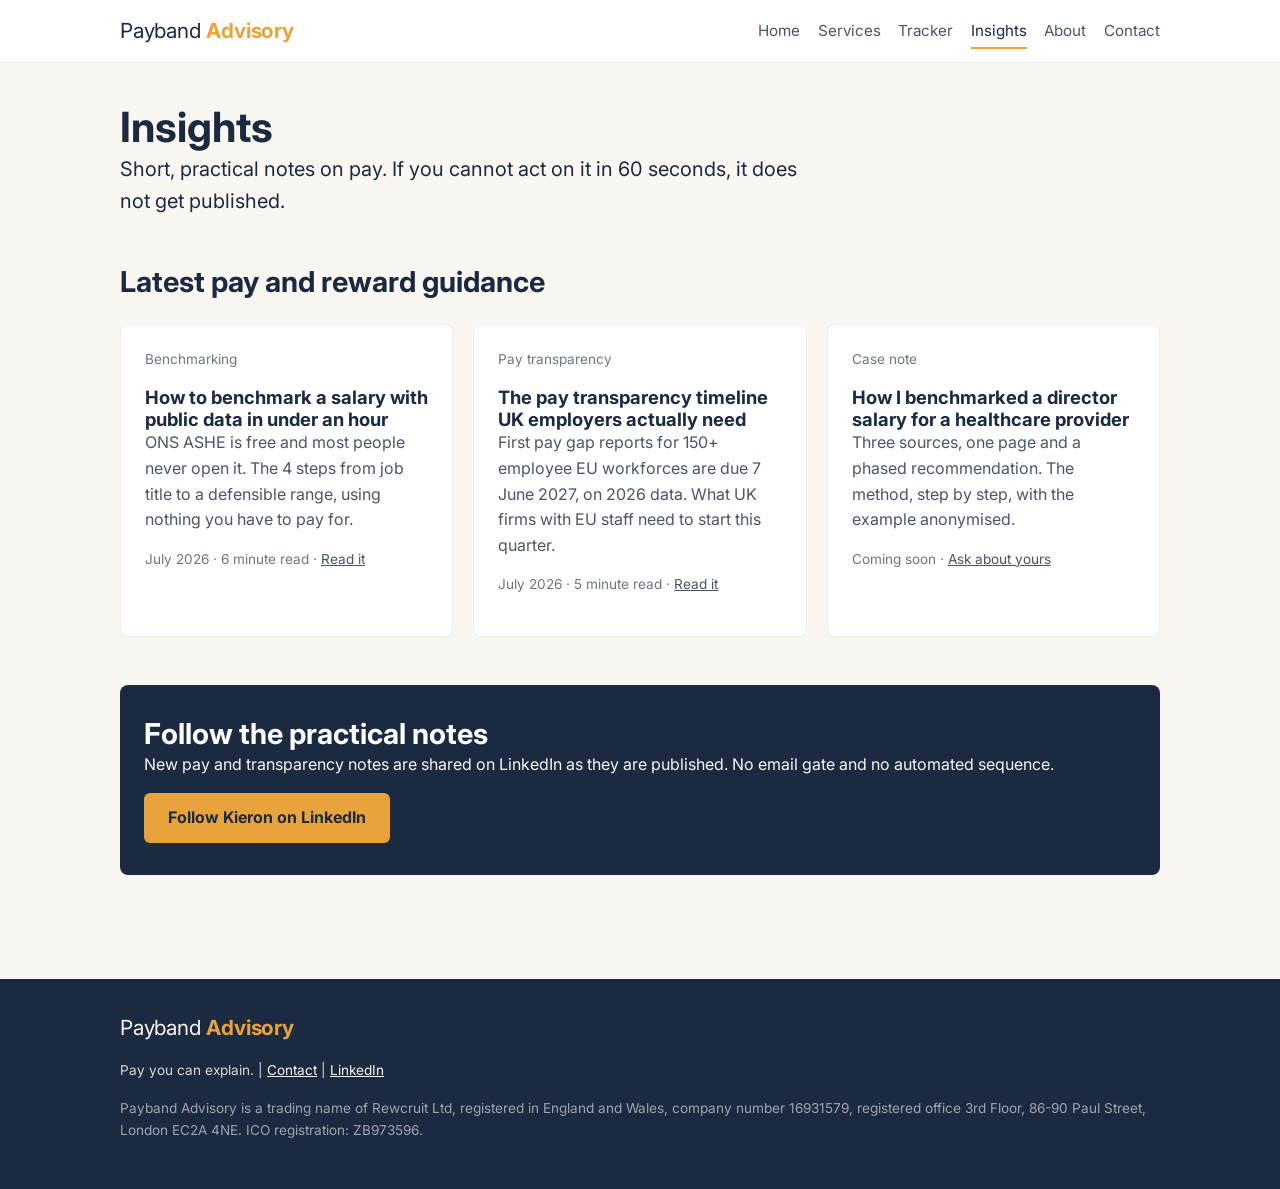
<file: insights.html>
<!DOCTYPE html>
<html lang="en-GB">
<head>
  <meta charset="UTF-8">
  <meta name="viewport" content="width=device-width, initial-scale=1.0">
  <title>Salary Benchmarking &amp; Pay Transparency Insights | Payband</title>
  <meta name="description" content="Plain English notes on pay, benchmarking and pay transparency for UK and EU employers and HR leaders.">
  <link rel="icon" href="favicon.svg" type="image/svg+xml">
  <meta property="og:type" content="website">
  <meta property="og:title" content="Salary Benchmarking &amp; Pay Transparency Insights | Payband">
  <meta property="og:description" content="Practical guidance for UK employers on salary benchmarking, pay bands and UK and EU pay transparency.">
  <meta property="og:image" content="https://payband.uk/img/og-image.png">
  <meta name="twitter:card" content="summary_large_image">
  <link rel="preconnect" href="https://fonts.googleapis.com">
  <link rel="preconnect" href="https://fonts.gstatic.com" crossorigin>
  <link href="https://fonts.googleapis.com/css2?family=Inter:wght@400;700&display=swap" rel="stylesheet">
  <link rel="stylesheet" href="css/styles.css">
  <link rel="canonical" href="https://payband.uk/insights.html">
  <meta property="og:url" content="https://payband.uk/insights.html">
  <meta property="og:site_name" content="Payband Advisory">
  <meta property="og:locale" content="en_GB">
  <meta property="og:image:alt" content="Payband Advisory. Pay you can explain.">
  <meta name="robots" content="index, follow, max-snippet:-1, max-image-preview:large">
  <script type="application/ld+json">
  {
    "@context": "https://schema.org",
    "@graph": [
      {"@type": "CollectionPage", "@id": "https://payband.uk/insights.html#page", "url": "https://payband.uk/insights.html", "name": "Payband Advisory insights", "description": "Practical guidance for UK employers on salary benchmarking, pay bands and pay transparency.", "publisher": {"@id": "https://payband.uk/#organization"}},
      {"@type": "BreadcrumbList", "@id": "https://payband.uk/insights.html#breadcrumb", "itemListElement": [
        {"@type": "ListItem", "position": 1, "name": "Home", "item": "https://payband.uk/"},
        {"@type": "ListItem", "position": 2, "name": "Insights", "item": "https://payband.uk/insights.html"}
      ]}
    ]
  }
  </script>
</head>
<body>

<header class="site-header">
  <div class="container">
    <a class="wordmark" href="index.html"><span class="wm-first">Payband</span> <span class="wm-second">Advisory</span></a>
    <nav class="site-nav" aria-label="Main navigation">
      <a href="index.html">Home</a>
      <a href="services.html">Services</a>
      <a href="tracker.html">Tracker</a>
      <a href="insights.html" aria-current="page">Insights</a>
      <a href="about.html">About</a>
      <a href="contact.html">Contact</a>
    </nav>
  </div>
</header>

<main>
  <div class="container">

    <section class="section">
      <h1>Insights</h1>
      <p class="lede">Short, practical notes on pay. If you cannot act on it in 60 seconds, it does not get published.</p>
    </section>

    <section class="section" aria-labelledby="latest-insights-heading">
      <h2 id="latest-insights-heading">Latest pay and reward guidance</h2>
      <div class="card-grid">
        <article class="card article-card">
          <p class="article-meta">Benchmarking</p>
          <h3><a href="insight-benchmark-public-data.html">How to benchmark a salary with public data in under an hour</a></h3>
          <p>ONS ASHE is free and most people never open it. The 4 steps from job title to a defensible range, using nothing you have to pay for.</p>
          <p class="article-meta">July 2026 &middot; 6 minute read &middot; <a href="insight-benchmark-public-data.html">Read it</a></p>
        </article>
        <article class="card article-card">
          <p class="article-meta">Pay transparency</p>
          <h3><a href="insight-pay-transparency-timeline.html">The pay transparency timeline UK employers actually need</a></h3>
          <p>First pay gap reports for 150+ employee EU workforces are due 7 June 2027, on 2026 data. What UK firms with EU staff need to start this quarter.</p>
          <p class="article-meta">July 2026 &middot; 5 minute read &middot; <a href="insight-pay-transparency-timeline.html">Read it</a></p>
        </article>
        <article class="card article-card">
          <p class="article-meta">Case note</p>
          <h3>How I benchmarked a director salary for a healthcare provider</h3>
          <p>Three sources, one page and a phased recommendation. The method, step by step, with the example anonymised.</p>
          <p class="article-meta">Coming soon &middot; <a href="contact.html">Ask about yours</a></p>
        </article>
      </div>
    </section>

    <section class="section email-capture" aria-labelledby="news-heading">
      <h2 id="news-heading">Follow the practical notes</h2>
      <p>New pay and transparency notes are shared on LinkedIn as they are published. No email gate and no automated sequence.</p>
      <a class="btn" href="https://www.linkedin.com/in/kpowz">Follow Kieron on LinkedIn</a>
    </section>

  </div>
</main>

<footer class="site-footer">
  <div class="container">
    <p><a class="wordmark" href="index.html"><span class="wm-first" style="color:#FAF7F2;">Payband</span> <span class="wm-second">Advisory</span></a></p>
    <p>Pay you can explain. | <a href="contact.html">Contact</a> | <a href="https://www.linkedin.com/in/kpowz">LinkedIn</a></p>
    <p class="legal">Payband Advisory is a trading name of Rewcruit Ltd, registered in England and Wales, company number 16931579, registered office 3rd Floor, 86-90 Paul Street, London EC2A 4NE. ICO registration: ZB973596.</p>
  </div>
</footer>

<script src="js/main.js" defer></script>
</body>
</html>
</file>
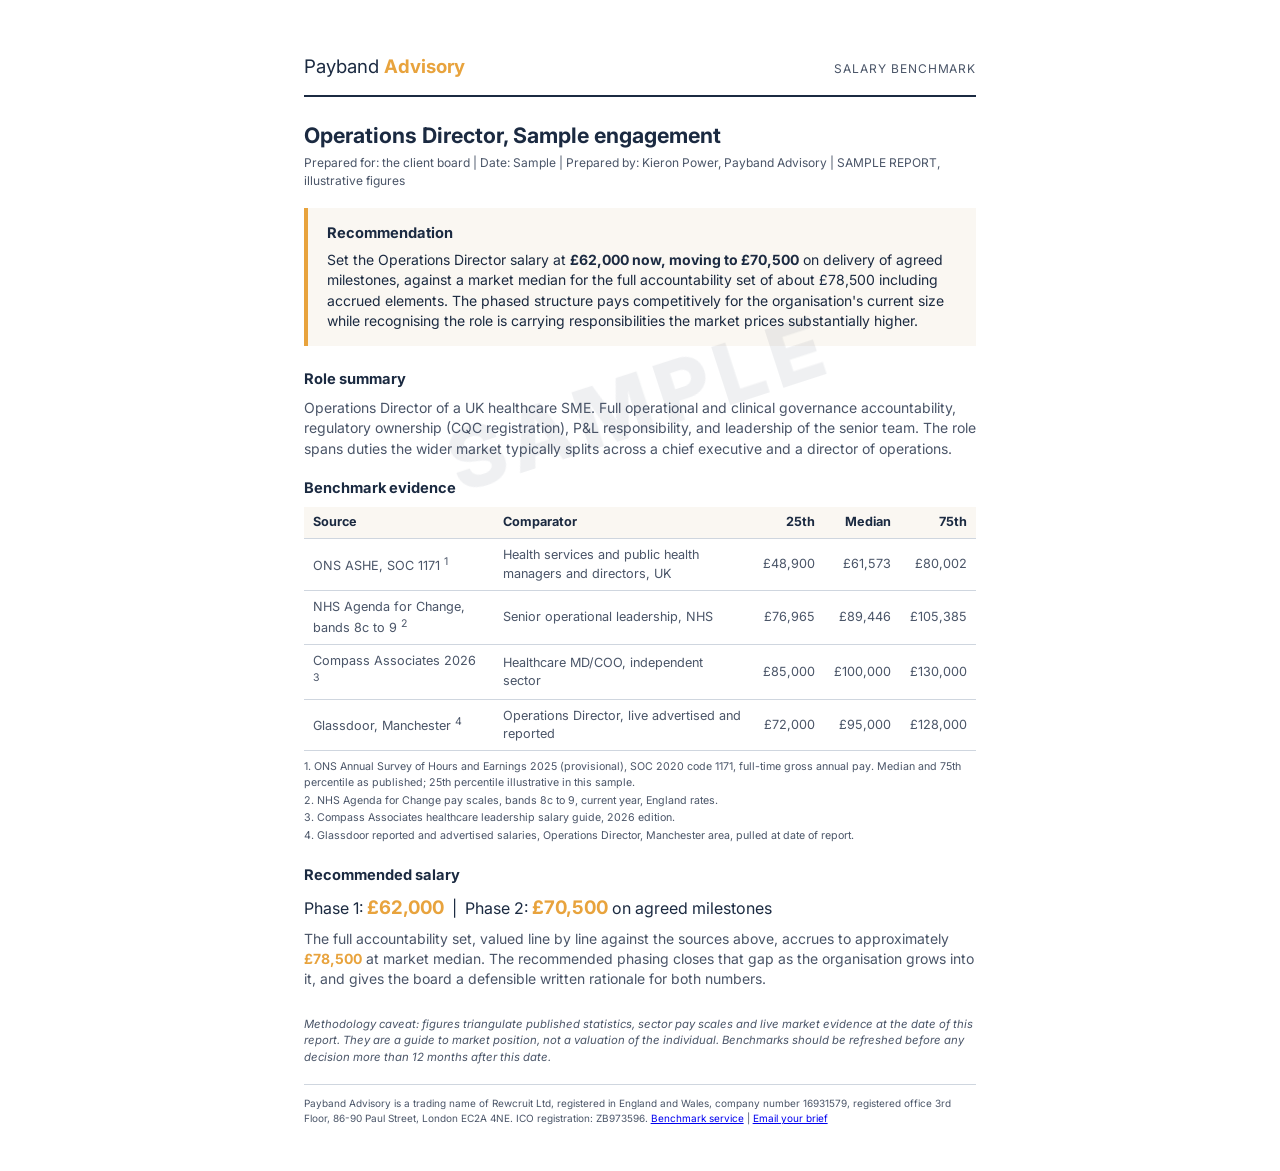
<file: sample-benchmark.html>
<!DOCTYPE html>
<html lang="en-GB">
<head>
<meta charset="UTF-8">
<meta name="viewport" content="width=device-width, initial-scale=1.0">
<title>Sample Salary Benchmark Report | Payband Advisory</title>
<meta name="description" content="See an illustrative one-page Payband salary benchmark report, including the recommendation, market evidence, source footnotes and methodology caveat.">
<link rel="icon" href="favicon.svg" type="image/svg+xml">
<meta property="og:type" content="website">
<meta property="og:title" content="Sample Salary Benchmark Report | Payband Advisory">
<meta property="og:description" content="An illustrative one-page salary benchmark with a recommendation, market evidence, source footnotes and methodology caveat.">
<meta property="og:image" content="https://payband.uk/img/sample-benchmark.png">
<meta property="og:image:alt" content="Illustrative one-page Payband salary benchmark report">
<meta name="twitter:card" content="summary_large_image">
<link href="https://fonts.googleapis.com/css2?family=Inter:wght@400;700&display=swap" rel="stylesheet">
<style>
  :root {
    --navy: #1B2A41;
    --amber: #E8A33D;
    --offwhite: #FAF7F2;
    --grey: #4A5568;
  }
  * { box-sizing: border-box; margin: 0; padding: 0; }
  body {
    font-family: 'Inter', sans-serif;
    color: var(--grey);
    background: #fff;
    font-size: 10.5pt;
    line-height: 1.45;
  }
  .page {
    width: 210mm;
    min-height: 297mm;
    margin: 0 auto;
    padding: 14mm 16mm 12mm;
    display: flex;
    flex-direction: column;
  }
  header {
    display: flex;
    justify-content: space-between;
    align-items: baseline;
    border-bottom: 2px solid var(--navy);
    padding-bottom: 4mm;
    margin-bottom: 6mm;
  }
  .wordmark { font-size: 14pt; }
  .wordmark .wm-first { font-weight: 400; color: var(--navy); }
  .wordmark .wm-second { font-weight: 700; color: var(--amber); }
  .doc-type { font-size: 9pt; color: var(--grey); text-transform: uppercase; letter-spacing: 0.08em; }
  h1 { color: var(--navy); font-size: 16pt; margin-bottom: 1mm; }
  .meta { font-size: 9pt; margin-bottom: 5mm; }
  .summary {
    background: var(--offwhite);
    border-left: 4px solid var(--amber);
    padding: 4mm 5mm;
    margin-bottom: 6mm;
  }
  .summary h2 { color: var(--navy); font-size: 11pt; margin-bottom: 1.5mm; }
  .summary p { color: var(--navy); }
  h2.section-head { color: var(--navy); font-size: 11pt; margin: 0 0 2mm; }
  section { margin-bottom: 5mm; }
  table { width: 100%; border-collapse: collapse; font-size: 9.5pt; margin-bottom: 2mm; }
  th, td { text-align: left; padding: 1.8mm 2.5mm; border-bottom: 0.5pt solid #cfd6df; }
  th { color: var(--navy); background: var(--offwhite); }
  td.num, th.num { text-align: right; white-space: nowrap; }
  .recommend {
    font-size: 12pt;
    color: var(--navy);
    margin: 2mm 0;
  }
  .recommend strong { color: var(--amber); font-size: 14pt; }
  .footnotes { font-size: 8pt; line-height: 1.5; }
  .footnotes p { margin-bottom: 0.5mm; }
  .caveat { font-size: 8.5pt; font-style: italic; margin-top: 2mm; }
  footer {
    margin-top: auto;
    border-top: 0.5pt solid #cfd6df;
    padding-top: 3mm;
    font-size: 7.5pt;
    color: var(--grey);
  }
  @media print {
    @page { size: A4; margin: 0; }
    body { -webkit-print-color-adjust: exact; print-color-adjust: exact; }
    .page { width: 100%; min-height: 100vh; padding: 14mm 16mm 12mm; }
    .screen-only { display: none; }
  }
</style>
  <link rel="canonical" href="https://payband.uk/sample-benchmark.html">
  <meta property="og:url" content="https://payband.uk/sample-benchmark.html">
  <meta property="og:site_name" content="Payband Advisory">
  <meta property="og:locale" content="en_GB">
  <meta name="robots" content="index, follow, max-snippet:-1, max-image-preview:large">
  <script type="application/ld+json">
  {
    "@context": "https://schema.org",
    "@type": "WebPage",
    "@id": "https://payband.uk/sample-benchmark.html#page",
    "url": "https://payband.uk/sample-benchmark.html",
    "name": "Sample Salary Benchmark Report",
    "description": "An illustrative one-page salary benchmark report showing the Payband Advisory format and methodology.",
    "isPartOf": {"@id": "https://payband.uk/#website"},
    "about": {"@id": "https://payband.uk/services.html#benchmark-service"},
    "inLanguage": "en-GB"
  }
  </script>
</head>
<body>
<div class="page">

  <header>
    <span class="wordmark"><span class="wm-first">Payband</span> <span class="wm-second">Advisory</span></span>
    <span class="doc-type">Salary Benchmark</span>
  </header>

  <h1>Operations Director, Sample engagement</h1>
  <p class="meta">Prepared for: the client board | Date: Sample | Prepared by: Kieron Power, Payband Advisory | SAMPLE REPORT, illustrative figures</p>

  <div class="summary">
    <h2>Recommendation</h2>
    <p>Set the Operations Director salary at <strong>£62,000 now, moving to £70,500</strong> on delivery of agreed milestones, against a market median for the full accountability set of about £78,500 including accrued elements. The phased structure pays competitively for the organisation's current size while recognising the role is carrying responsibilities the market prices substantially higher.</p>
  </div>

  <section>
    <h2 class="section-head">Role summary</h2>
    <p>Operations Director of a UK healthcare SME. Full operational and clinical governance accountability, regulatory ownership (CQC registration), P&amp;L responsibility, and leadership of the senior team. The role spans duties the wider market typically splits across a chief executive and a director of operations.</p>
  </section>

  <section>
    <h2 class="section-head">Benchmark evidence</h2>
    <table>
      <thead>
        <tr><th>Source</th><th>Comparator</th><th class="num">25th</th><th class="num">Median</th><th class="num">75th</th></tr>
      </thead>
      <tbody>
        <tr><td>ONS ASHE, SOC 1171 <sup>1</sup></td><td>Health services and public health managers and directors, UK</td><td class="num">£48,900</td><td class="num">£61,573</td><td class="num">£80,002</td></tr>
        <tr><td>NHS Agenda for Change, bands 8c to 9 <sup>2</sup></td><td>Senior operational leadership, NHS</td><td class="num">£76,965</td><td class="num">£89,446</td><td class="num">£105,385</td></tr>
        <tr><td>Compass Associates 2026 <sup>3</sup></td><td>Healthcare MD/COO, independent sector</td><td class="num">£85,000</td><td class="num">£100,000</td><td class="num">£130,000</td></tr>
        <tr><td>Glassdoor, Manchester <sup>4</sup></td><td>Operations Director, live advertised and reported</td><td class="num">£72,000</td><td class="num">£95,000</td><td class="num">£128,000</td></tr>
      </tbody>
    </table>
    <div class="footnotes">
      <p>1. ONS Annual Survey of Hours and Earnings 2025 (provisional), SOC 2020 code 1171, full-time gross annual pay. Median and 75th percentile as published; 25th percentile illustrative in this sample.</p>
      <p>2. NHS Agenda for Change pay scales, bands 8c to 9, current year, England rates.</p>
      <p>3. Compass Associates healthcare leadership salary guide, 2026 edition.</p>
      <p>4. Glassdoor reported and advertised salaries, Operations Director, Manchester area, pulled at date of report.</p>
    </div>
  </section>

  <section>
    <h2 class="section-head">Recommended salary</h2>
    <p class="recommend">Phase 1: <strong>£62,000</strong> &nbsp;|&nbsp; Phase 2: <strong>£70,500</strong> on agreed milestones</p>
    <p>The full accountability set, valued line by line against the sources above, accrues to approximately <strong style="color:var(--amber);">£78,500</strong> at market median. The recommended phasing closes that gap as the organisation grows into it, and gives the board a defensible written rationale for both numbers.</p>
  </section>

  <section>
    <p class="caveat">Methodology caveat: figures triangulate published statistics, sector pay scales and live market evidence at the date of this report. They are a guide to market position, not a valuation of the individual. Benchmarks should be refreshed before any decision more than 12 months after this date.</p>
  </section>

  <footer>
    Payband Advisory is a trading name of Rewcruit Ltd, registered in England and Wales, company number 16931579, registered office 3rd Floor, 86-90 Paul Street, London EC2A 4NE. ICO registration: ZB973596. <span class="screen-only"><a href="services.html#benchmark">Benchmark service</a> | <a href="contact.html">Email your brief</a></span>
  </footer>

</div>
<div style="position:fixed;top:38%;left:8%;right:8%;text-align:center;font-size:84px;font-weight:800;color:rgba(27,42,65,0.07);transform:rotate(-18deg);pointer-events:none;letter-spacing:0.1em;">SAMPLE</div></body>
</html>
</file>
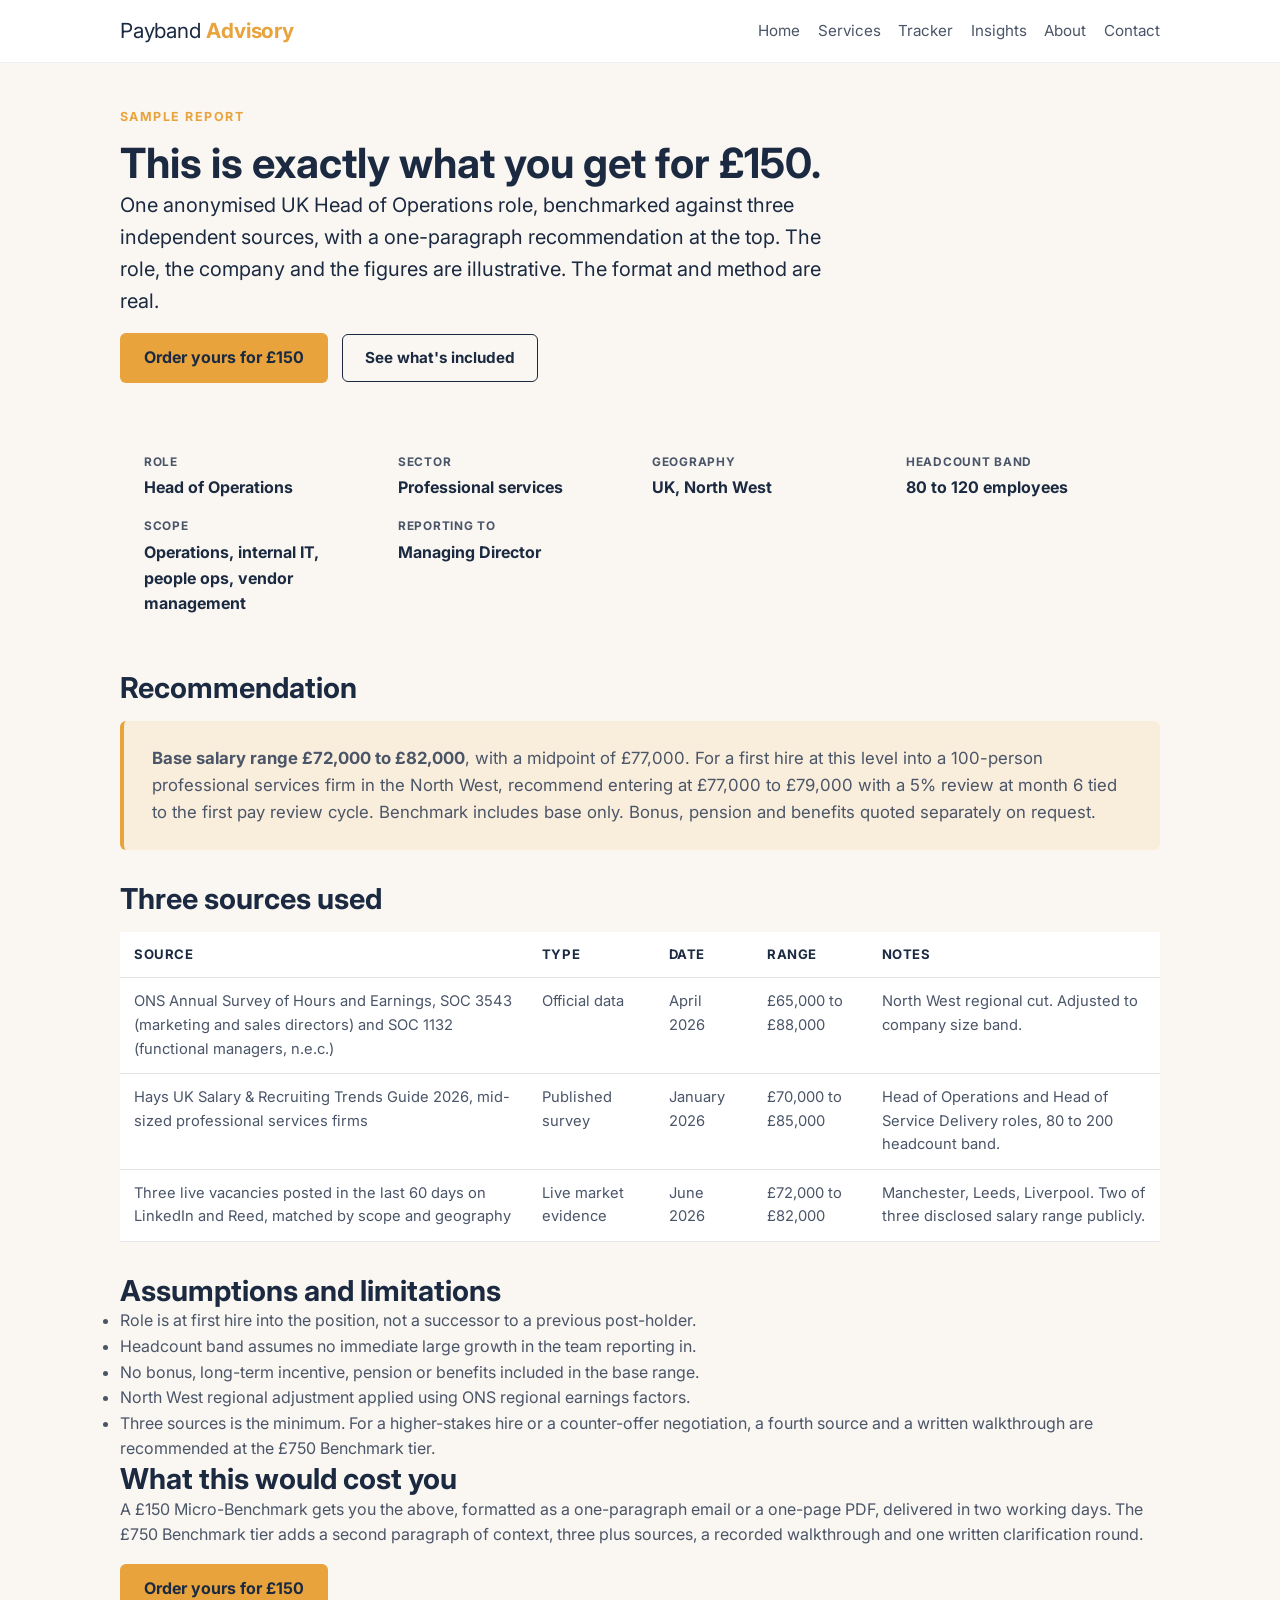
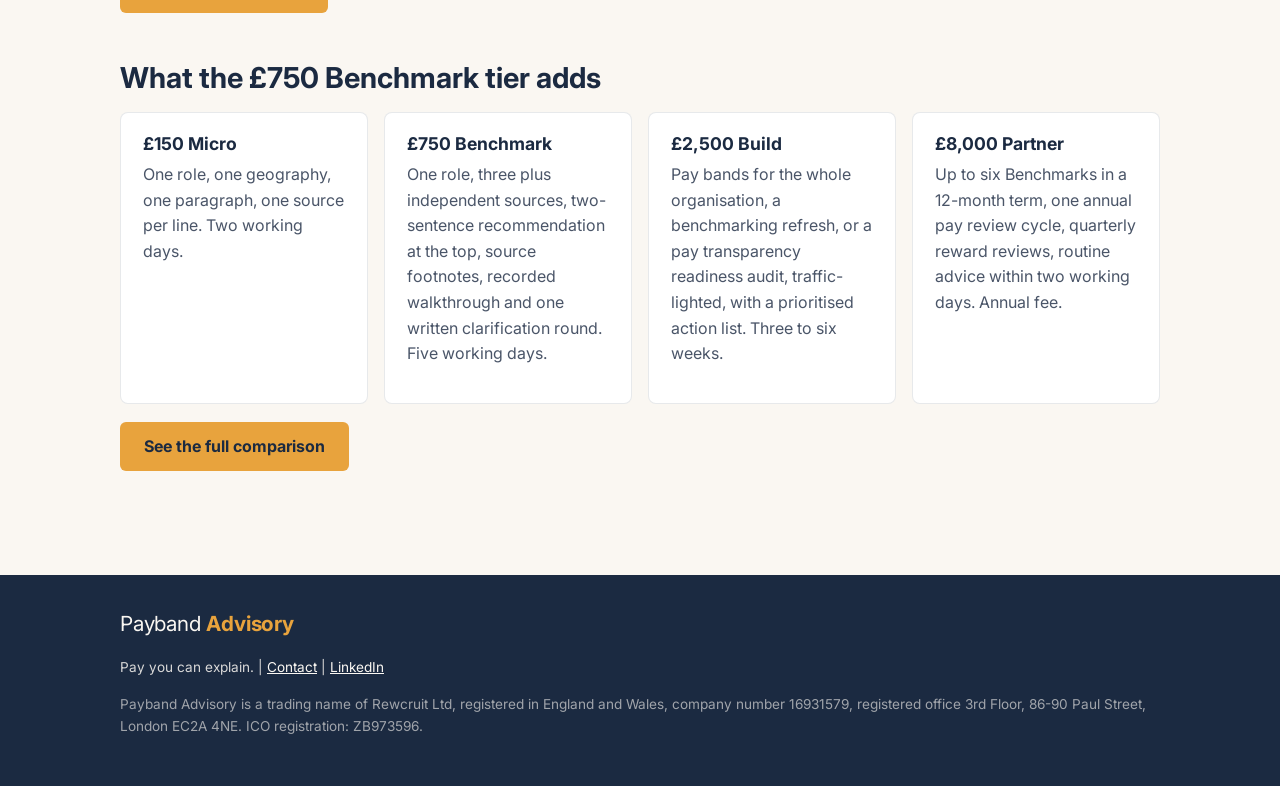
<file: sample-report.html>
<!DOCTYPE html>
<html lang="en-GB">
<head>
  <meta charset="UTF-8">
  <meta name="viewport" content="width=device-width, initial-scale=1.0">
  <title>Sample Salary Benchmark | Payband Advisory</title>
  <meta name="description" content="See exactly what a £150 Payband Micro-Benchmark looks like. One anonymised UK role, three independent sources, a one-paragraph recommendation you can act on the same day.">
  <link rel="icon" href="favicon.svg" type="image/svg+xml">
  <meta property="og:type" content="website">
  <meta property="og:title" content="Sample Salary Benchmark | Payband Advisory">
  <meta property="og:description" content="See exactly what a £150 Payband Micro-Benchmark looks like.">
  <meta property="og:image" content="https://payband.uk/img/og-image.png">
  <meta name="twitter:card" content="summary_large_image">
  <link rel="preconnect" href="https://fonts.googleapis.com">
  <link rel="preconnect" href="https://fonts.gstatic.com" crossorigin>
  <link href="https://fonts.googleapis.com/css2?family=Inter:wght@400;700&display=swap" rel="stylesheet">
  <link rel="stylesheet" href="css/styles.css">
  <link rel="canonical" href="https://payband.uk/sample-report.html">
  <meta property="og:url" content="https://payband.uk/sample-report.html">
  <meta property="og:site_name" content="Payband Advisory">
  <meta property="og:locale" content="en_GB">
  <meta property="og:image:alt" content="Payband Advisory. Pay you can explain.">
  <meta name="robots" content="index, follow, max-snippet:-1, max-image-preview:large">
  <script type="application/ld+json">
  {
    "@context": "https://schema.org",
    "@graph": [
      {
        "@type": "WebPage",
        "@id": "https://payband.uk/sample-report.html#page",
        "url": "https://payband.uk/sample-report.html",
        "name": "Sample Payband Micro-Benchmark Report",
        "about": {"@id": "https://payband.uk/#organization"},
        "description": "Anonymised example of a £150 Payband Micro-Benchmark for a UK Head of Operations role."
      },
      {
        "@type": "BreadcrumbList",
        "@id": "https://payband.uk/sample-report.html#breadcrumb",
        "itemListElement": [
          {"@type": "ListItem", "position": 1, "name": "Home", "item": "https://payband.uk/"},
          {"@type": "ListItem", "position": 2, "name": "Sample Report", "item": "https://payband.uk/sample-report.html"}
        ]
      }
    ]
  }
  </script>
</head>
<body>

<header class="site-header">
  <div class="container">
    <a class="wordmark" href="index.html"><span class="wm-first">Payband</span> <span class="wm-second">Advisory</span></a>
    <nav class="site-nav" aria-label="Main navigation">
      <a href="index.html">Home</a>
      <a href="services.html">Services</a>
      <a href="tracker.html">Tracker</a>
      <a href="insights.html">Insights</a>
      <a href="about.html">About</a>
      <a href="contact.html">Contact</a>
    </nav>
  </div>
</header>

<main>
  <div class="container">

    <section class="section">
      <p class="lede-tag">Sample report</p>
      <h1>This is exactly what you get for £150.</h1>
      <p class="lede">One anonymised UK Head of Operations role, benchmarked against three independent sources, with a one-paragraph recommendation at the top. The role, the company and the figures are illustrative. The format and method are real.</p>
      <p><a class="btn" href="contact.html">Order yours for &pound;150</a> <a class="btn-ghost" href="services.html#micro">See what's included</a></p>
    </section>

    <section class="section report">
      <div class="report-meta">
        <div><span class="report-label">Role</span><span class="report-value">Head of Operations</span></div>
        <div><span class="report-label">Sector</span><span class="report-value">Professional services</span></div>
        <div><span class="report-label">Geography</span><span class="report-value">UK, North West</span></div>
        <div><span class="report-label">Headcount band</span><span class="report-value">80 to 120 employees</span></div>
        <div><span class="report-label">Scope</span><span class="report-value">Operations, internal IT, people ops, vendor management</span></div>
        <div><span class="report-label">Reporting to</span><span class="report-value">Managing Director</span></div>
      </div>

      <h2>Recommendation</h2>
      <div class="callout recommendation">
        <p><strong>Base salary range &pound;72,000 to &pound;82,000</strong>, with a midpoint of &pound;77,000. For a first hire at this level into a 100-person professional services firm in the North West, recommend entering at &pound;77,000 to &pound;79,000 with a 5% review at month 6 tied to the first pay review cycle. Benchmark includes base only. Bonus, pension and benefits quoted separately on request.</p>
      </div>

      <h2>Three sources used</h2>
      <table class="sources">
        <thead>
          <tr><th>Source</th><th>Type</th><th>Date</th><th>Range</th><th>Notes</th></tr>
        </thead>
        <tbody>
          <tr>
            <td>ONS Annual Survey of Hours and Earnings, SOC 3543 (marketing and sales directors) and SOC 1132 (functional managers, n.e.c.)</td>
            <td>Official data</td>
            <td>April 2026</td>
            <td>&pound;65,000 to &pound;88,000</td>
            <td>North West regional cut. Adjusted to company size band.</td>
          </tr>
          <tr>
            <td>Hays UK Salary &amp; Recruiting Trends Guide 2026, mid-sized professional services firms</td>
            <td>Published survey</td>
            <td>January 2026</td>
            <td>&pound;70,000 to &pound;85,000</td>
            <td>Head of Operations and Head of Service Delivery roles, 80 to 200 headcount band.</td>
          </tr>
          <tr>
            <td>Three live vacancies posted in the last 60 days on LinkedIn and Reed, matched by scope and geography</td>
            <td>Live market evidence</td>
            <td>June 2026</td>
            <td>&pound;72,000 to &pound;82,000</td>
            <td>Manchester, Leeds, Liverpool. Two of three disclosed salary range publicly.</td>
          </tr>
        </tbody>
      </table>

      <h2>Assumptions and limitations</h2>
      <ul>
        <li>Role is at first hire into the position, not a successor to a previous post-holder.</li>
        <li>Headcount band assumes no immediate large growth in the team reporting in.</li>
        <li>No bonus, long-term incentive, pension or benefits included in the base range.</li>
        <li>North West regional adjustment applied using ONS regional earnings factors.</li>
        <li>Three sources is the minimum. For a higher-stakes hire or a counter-offer negotiation, a fourth source and a written walkthrough are recommended at the &pound;750 Benchmark tier.</li>
      </ul>

      <h2>What this would cost you</h2>
      <p>A &pound;150 Micro-Benchmark gets you the above, formatted as a one-paragraph email or a one-page PDF, delivered in two working days. The &pound;750 Benchmark tier adds a second paragraph of context, three plus sources, a recorded walkthrough and one written clarification round.</p>
      <p><a class="btn" href="contact.html">Order yours for &pound;150</a></p>
    </section>

    <section class="section">
      <h2>What the £750 Benchmark tier adds</h2>
      <div class="tier-grid">
        <div class="tier-card">
          <h3>£150 Micro</h3>
          <p>One role, one geography, one paragraph, one source per line. Two working days.</p>
        </div>
        <div class="tier-card">
          <h3>£750 Benchmark</h3>
          <p>One role, three plus independent sources, two-sentence recommendation at the top, source footnotes, recorded walkthrough and one written clarification round. Five working days.</p>
        </div>
        <div class="tier-card">
          <h3>£2,500 Build</h3>
          <p>Pay bands for the whole organisation, a benchmarking refresh, or a pay transparency readiness audit, traffic-lighted, with a prioritised action list. Three to six weeks.</p>
        </div>
        <div class="tier-card">
          <h3>£8,000 Partner</h3>
          <p>Up to six Benchmarks in a 12-month term, one annual pay review cycle, quarterly reward reviews, routine advice within two working days. Annual fee.</p>
        </div>
      </div>
      <p style="margin-top:18px;"><a class="btn" href="services.html">See the full comparison</a></p>
    </section>

  </div>
</main>

<footer class="site-footer">
  <div class="container">
    <p><a class="wordmark" href="index.html"><span class="wm-first" style="color:#FAF7F2;">Payband</span> <span class="wm-second">Advisory</span></a></p>
    <p>Pay you can explain. | <a href="contact.html">Contact</a> | <a href="https://www.linkedin.com/in/kpowz">LinkedIn</a></p>
    <p class="legal">Payband Advisory is a trading name of Rewcruit Ltd, registered in England and Wales, company number 16931579, registered office 3rd Floor, 86-90 Paul Street, London EC2A 4NE. ICO registration: ZB973596.</p>
  </div>
</footer>

<script src="js/main.js" defer></script>
</body>
</html>
</file>
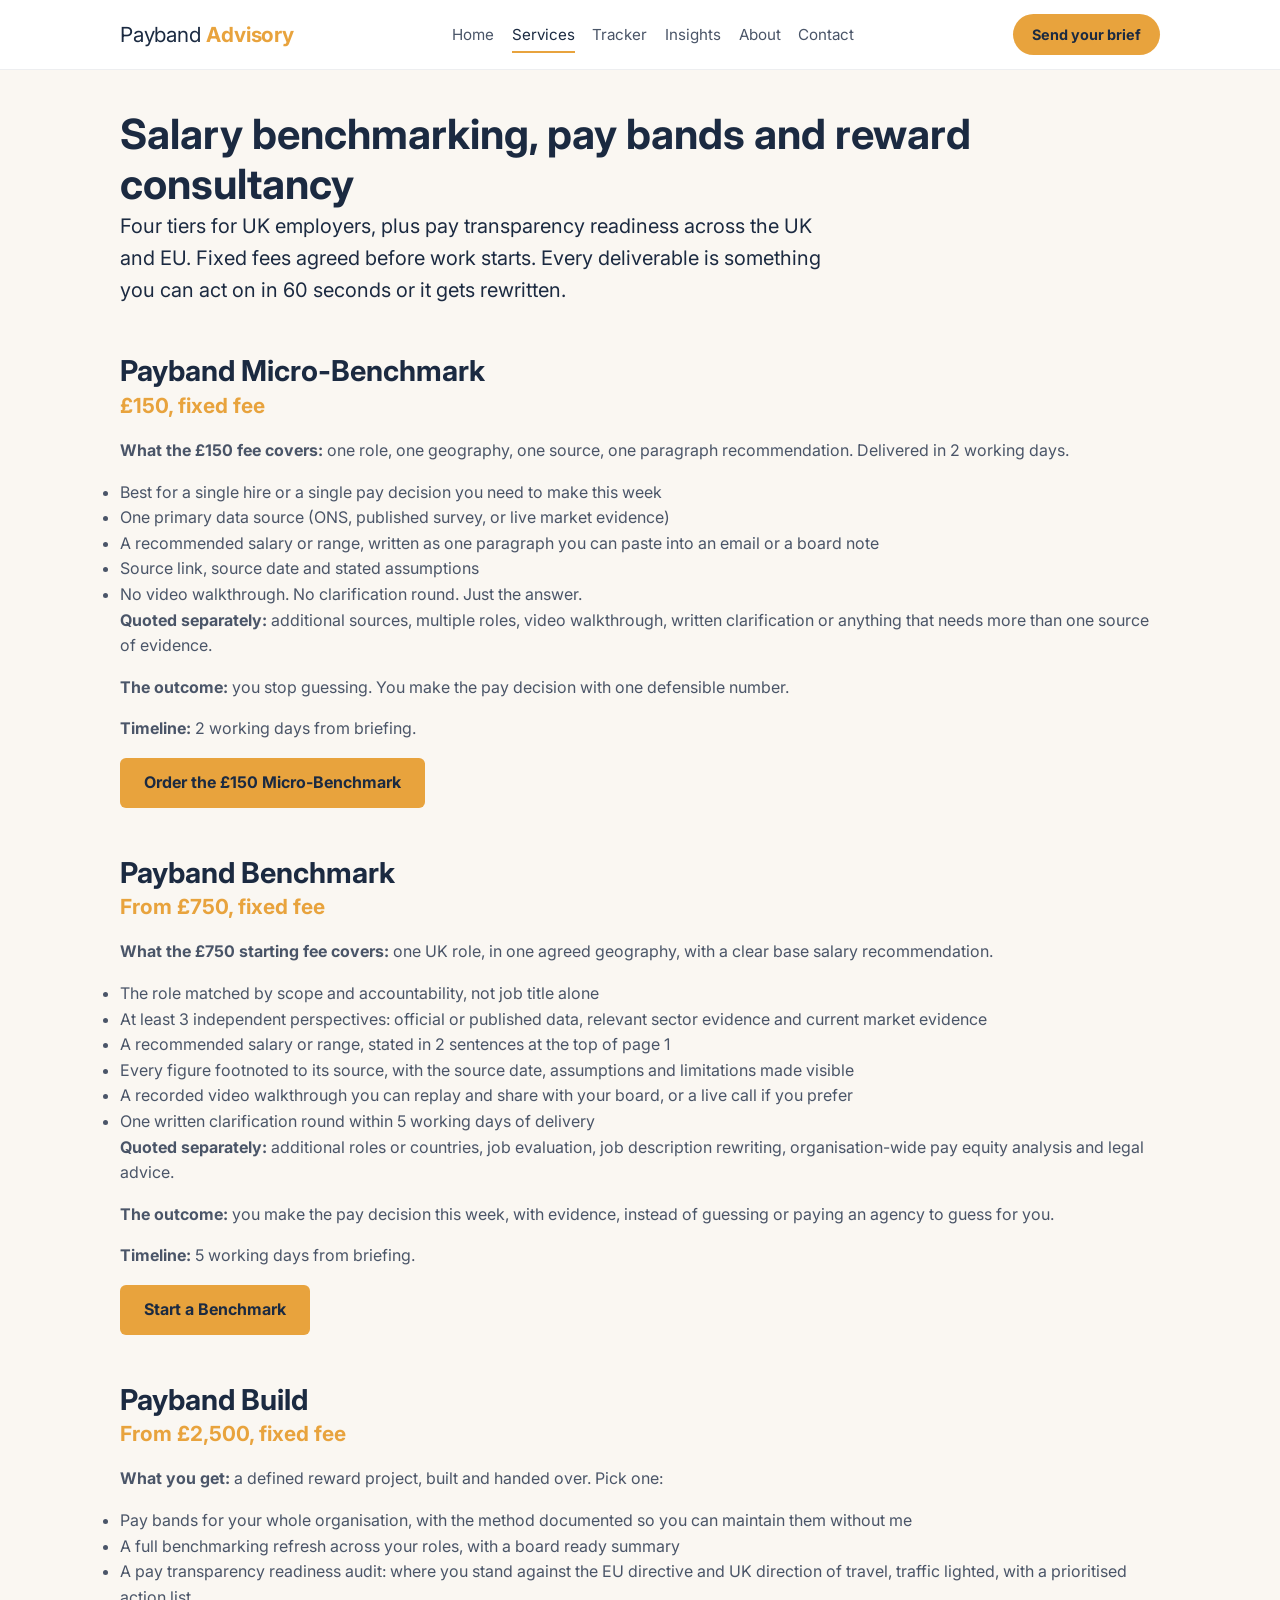
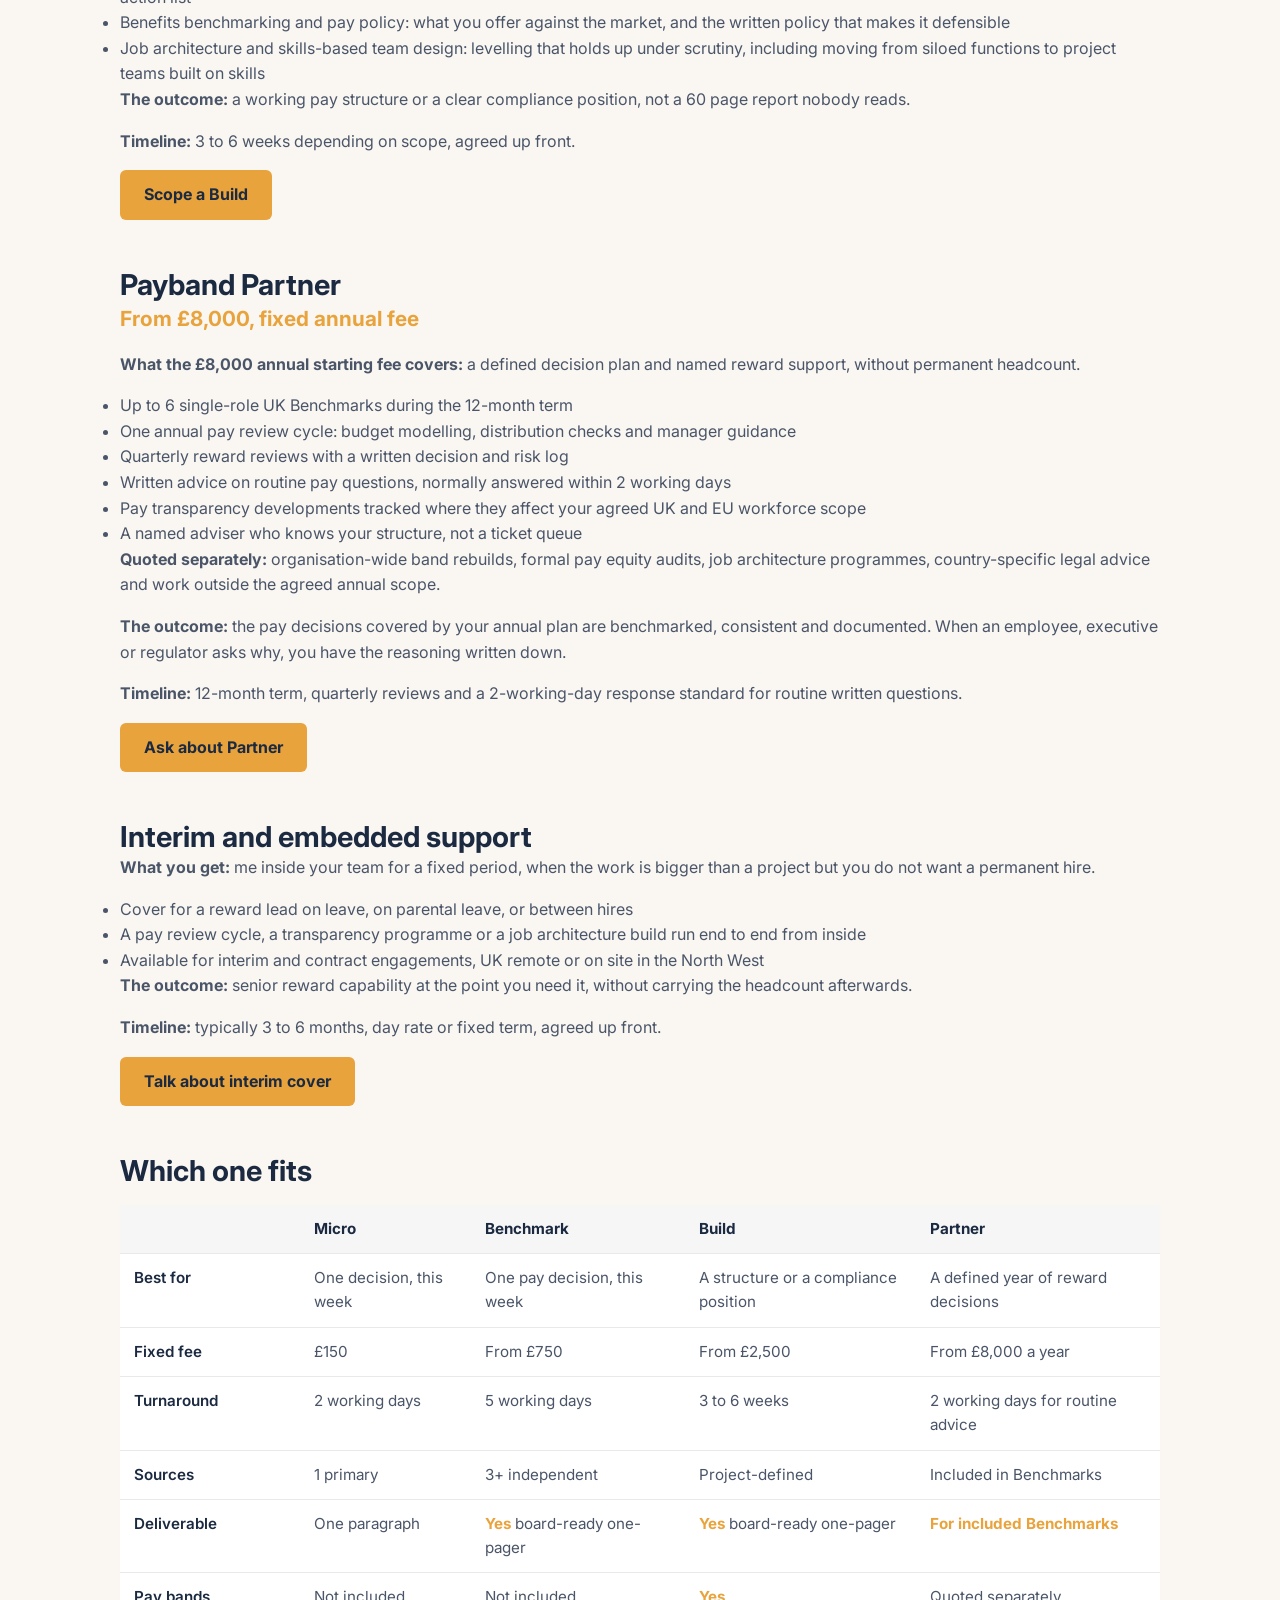
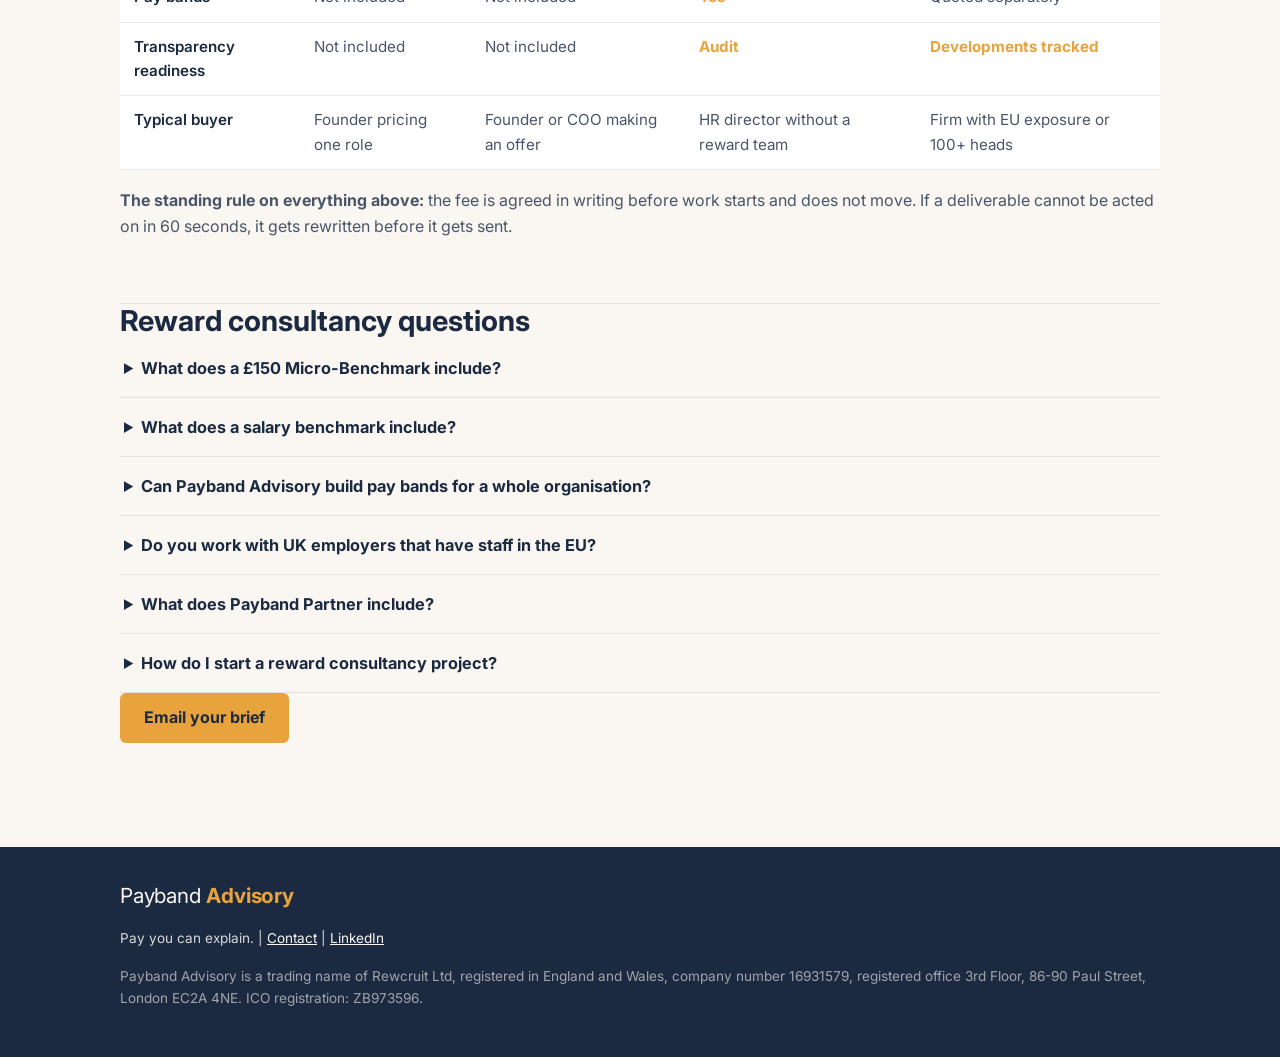
<file: services.html>
<!DOCTYPE html>
<html lang="en-GB">
<head>
  <meta charset="UTF-8">
  <meta name="viewport" content="width=device-width, initial-scale=1.0">
  <title>Salary Benchmarking & Pay Band Services UK | Payband</title>
  <meta name="description" content="Fixed-fee salary benchmarking, pay band design, pay transparency readiness and reward consultancy from Payband Advisory. From £150 Micro-Benchmark, £750 Benchmark, £2,500 Build, £8,000 Partner.">
  <link rel="icon" href="favicon.svg" type="image/svg+xml">
  <meta property="og:type" content="website">
  <meta property="og:title" content="Salary Benchmarking & Pay Band Services UK | Payband">
  <meta property="og:description" content="Fixed-fee salary benchmarking, pay band design, pay transparency readiness and reward consultancy for UK employers. From £150.">
  <meta property="og:image" content="https://payband.uk/img/og-image.png">
  <meta name="twitter:card" content="summary_large_image">
  <link rel="preconnect" href="https://fonts.googleapis.com">
  <link rel="preconnect" href="https://fonts.gstatic.com" crossorigin>
  <link href="https://fonts.googleapis.com/css2?family=Inter:wght@400;700&display=swap" rel="stylesheet">
  <link rel="stylesheet" href="css/styles.css">
  <link rel="canonical" href="https://payband.uk/services.html">
  <meta property="og:url" content="https://payband.uk/services.html">
  <meta property="og:site_name" content="Payband Advisory">
  <meta property="og:locale" content="en_GB">
  <meta property="og:image:alt" content="Payband Advisory. Pay you can explain.">
  <meta name="robots" content="index, follow, max-snippet:-1, max-image-preview:large">
  <script type="application/ld+json">
  {
    "@context": "https://schema.org",
    "@graph": [
      {
        "@type": "Service",
        "@id": "https://payband.uk/services.html#micro-benchmark",
        "name": "Payband Micro-Benchmark",
        "serviceType": "Single-role salary benchmark with one primary source",
        "provider": {"@id": "https://payband.uk/#organization"},
        "areaServed": "GB",
        "description": "One role, one geography, one source, one paragraph recommendation. Delivered in 2 working days. £150 fixed fee.",
        "offers": {"@type": "Offer", "price": "150", "priceCurrency": "GBP"}
      },
      {
        "@type": "Service",
        "@id": "https://payband.uk/services.html#benchmark",
        "name": "Payband Benchmark",
        "serviceType": "Salary benchmark with three independent sources",
        "provider": {"@id": "https://payband.uk/#organization"},
        "areaServed": "GB",
        "description": "One UK role in one agreed geography, three independent perspectives, source footnotes, recorded walkthrough and one clarification round. From £750, 5 working days.",
        "offers": {"@type": "Offer", "price": "750", "priceCurrency": "GBP"}
      },
      {
        "@type": "Service",
        "@id": "https://payband.uk/services.html#build",
        "name": "Payband Build",
        "serviceType": "Pay band design, benchmarking refresh, transparency readiness audit, benefits benchmarking, job architecture",
        "provider": {"@id": "https://payband.uk/#organization"},
        "areaServed": "GB",
        "description": "A defined reward project, built and handed over. From £2,500 fixed fee, 3 to 6 weeks.",
        "offers": {"@type": "Offer", "price": "2500", "priceCurrency": "GBP"}
      },
      {
        "@type": "Service",
        "@id": "https://payband.uk/services.html#partner",
        "name": "Payband Partner",
        "serviceType": "Annual reward function retainer",
        "provider": {"@id": "https://payband.uk/#organization"},
        "areaServed": "GB",
        "description": "12-month reward support including up to six Benchmarks, one annual pay review cycle, quarterly reward reviews and routine advice. From £8,000 fixed annual fee.",
        "offers": {"@type": "Offer", "price": "8000", "priceCurrency": "GBP"}
      },
      {
        "@type": "BreadcrumbList",
        "@id": "https://payband.uk/services.html#breadcrumb",
        "itemListElement": [
          {"@type": "ListItem", "position": 1, "name": "Home", "item": "https://payband.uk/"},
          {"@type": "ListItem", "position": 2, "name": "Services", "item": "https://payband.uk/services.html"}
        ]
      },
      {
        "@type": "FAQPage",
        "@id": "https://payband.uk/services.html#faq",
        "mainEntity": [
          {
            "@type": "Question",
            "name": "What does a £150 Micro-Benchmark include?",
            "acceptedAnswer": {"@type": "Answer", "text": "One role in one geography using a single primary source (ONS, published survey or live market evidence). The deliverable is a one-paragraph recommendation with source link and date, delivered in two working days."}
          },
          {
            "@type": "Question",
            "name": "What does a salary benchmark include?",
            "acceptedAnswer": {"@type": "Answer", "text": "One UK role in one agreed geography, at least three independent perspectives, a recommended salary or range, source footnotes, stated assumptions, a recorded walkthrough or live call and one written clarification round. Delivered in five working days from briefing."}
          },
          {
            "@type": "Question",
            "name": "Can Payband Advisory build pay bands for a whole organisation?",
            "acceptedAnswer": {"@type": "Answer", "text": "Yes. Payband Build can cover organisation-wide pay bands with the method documented so your team can maintain them. The usual timeline is three to six weeks, depending on scope."}
          },
          {
            "@type": "Question",
            "name": "Do you work with UK employers that have staff in the EU?",
            "acceptedAnswer": {"@type": "Answer", "text": "Yes. Salary benchmarking and reward projects are available UK-wide. Pay transparency readiness work can cover UK employers with staff in EU member states, based on the relevant national rules and their current transposition status."}
          },
          {
            "@type": "Question",
            "name": "What does Payband Partner include?",
            "acceptedAnswer": {"@type": "Answer", "text": "The £8,000 annual starting fee includes up to six single-role UK Benchmarks, one annual pay review cycle, quarterly reward reviews, a written decision log and routine written advice normally answered within two working days. Larger projects and work outside the agreed annual scope are quoted separately."}
          },
          {
            "@type": "Question",
            "name": "How do I start a reward consultancy project?",
            "acceptedAnswer": {"@type": "Answer", "text": "Email a short written brief covering the role or pay question, your organisation and rough headcount, the countries involved and your deadline. You will get a fixed quote and start date by email."}
          }
        ]
      }
    ]
  }
  </script>
</head>
<body>

<header class="site-header">
  <div class="container">
    <a class="wordmark" href="index.html"><span class="wm-first">Payband</span> <span class="wm-second">Advisory</span></a>
    <nav class="site-nav" aria-label="Main navigation">
      <a href="index.html">Home</a>
      <a href="services.html" aria-current="page">Services</a>
      <a href="tracker.html">Tracker</a>
      <a href="insights.html">Insights</a>
      <a href="about.html">About</a>
      <a href="contact.html">Contact</a>
    </nav>
    <a class="nav-cta" href="contact.html">Send your brief</a>
  </div>
</header>

<main>
  <div class="container">

    <section class="section">
      <h1>Salary benchmarking, pay bands and reward consultancy</h1>
      <p class="lede">Four tiers for UK employers, plus pay transparency readiness across the UK and EU. Fixed fees agreed before work starts. Every deliverable is something you can act on in 60 seconds or it gets rewritten.</p>
    </section>

    <section class="section" id="micro">
      <h2>Payband Micro-Benchmark</h2>
      <p class="price key-number" style="font-size:1.3rem;">&pound;150, fixed fee</p>
      <p><strong>What the &pound;150 fee covers:</strong> one role, one geography, one source, one paragraph recommendation. Delivered in 2 working days.</p>
      <ul>
        <li>Best for a single hire or a single pay decision you need to make this week</li>
        <li>One primary data source (ONS, published survey, or live market evidence)</li>
        <li>A recommended salary or range, written as one paragraph you can paste into an email or a board note</li>
        <li>Source link, source date and stated assumptions</li>
        <li>No video walkthrough. No clarification round. Just the answer.</li>
      </ul>
      <p><strong>Quoted separately:</strong> additional sources, multiple roles, video walkthrough, written clarification or anything that needs more than one source of evidence.</p>
      <p><strong>The outcome:</strong> you stop guessing. You make the pay decision with one defensible number.</p>
      <p><strong>Timeline:</strong> 2 working days from briefing.</p>
      <p><a class="btn" href="contact.html">Order the &pound;150 Micro-Benchmark</a></p>
    </section>

    <section class="section" id="benchmark">
      <h2>Payband Benchmark</h2>
      <p class="price key-number" style="font-size:1.3rem;">From &pound;750, fixed fee</p>
      <p><strong>What the &pound;750 starting fee covers:</strong> one UK role, in one agreed geography, with a clear base salary recommendation.</p>
      <ul>
        <li>The role matched by scope and accountability, not job title alone</li>
        <li>At least 3 independent perspectives: official or published data, relevant sector evidence and current market evidence</li>
        <li>A recommended salary or range, stated in 2 sentences at the top of page 1</li>
        <li>Every figure footnoted to its source, with the source date, assumptions and limitations made visible</li>
        <li>A recorded video walkthrough you can replay and share with your board, or a live call if you prefer</li>
        <li>One written clarification round within 5 working days of delivery</li>
      </ul>
      <p><strong>Quoted separately:</strong> additional roles or countries, job evaluation, job description rewriting, organisation-wide pay equity analysis and legal advice.</p>
      <p><strong>The outcome:</strong> you make the pay decision this week, with evidence, instead of guessing or paying an agency to guess for you.</p>
      <p><strong>Timeline:</strong> 5 working days from briefing.</p>
      <p><a class="btn" href="contact.html">Start a Benchmark</a></p>
    </section>

    <section class="section" id="build">
      <h2>Payband Build</h2>
      <p class="price key-number" style="font-size:1.3rem;">From &pound;2,500, fixed fee</p>
      <p><strong>What you get:</strong> a defined reward project, built and handed over. Pick one:</p>
      <ul>
        <li>Pay bands for your whole organisation, with the method documented so you can maintain them without me</li>
        <li>A full benchmarking refresh across your roles, with a board ready summary</li>
        <li>A pay transparency readiness audit: where you stand against the EU directive and UK direction of travel, traffic lighted, with a prioritised action list</li>
        <li>Benefits benchmarking and pay policy: what you offer against the market, and the written policy that makes it defensible</li>
        <li>Job architecture and skills-based team design: levelling that holds up under scrutiny, including moving from siloed functions to project teams built on skills</li>
      </ul>
      <p><strong>The outcome:</strong> a working pay structure or a clear compliance position, not a 60 page report nobody reads.</p>
      <p><strong>Timeline:</strong> 3 to 6 weeks depending on scope, agreed up front.</p>
      <p><a class="btn" href="contact.html">Scope a Build</a></p>
    </section>

    <section class="section" id="partner">
      <h2>Payband Partner</h2>
      <p class="price key-number" style="font-size:1.3rem;">From &pound;8,000, fixed annual fee</p>
      <p><strong>What the &pound;8,000 annual starting fee covers:</strong> a defined decision plan and named reward support, without permanent headcount.</p>
      <ul>
        <li>Up to 6 single-role UK Benchmarks during the 12-month term</li>
        <li>One annual pay review cycle: budget modelling, distribution checks and manager guidance</li>
        <li>Quarterly reward reviews with a written decision and risk log</li>
        <li>Written advice on routine pay questions, normally answered within 2 working days</li>
        <li>Pay transparency developments tracked where they affect your agreed UK and EU workforce scope</li>
        <li>A named adviser who knows your structure, not a ticket queue</li>
      </ul>
      <p><strong>Quoted separately:</strong> organisation-wide band rebuilds, formal pay equity audits, job architecture programmes, country-specific legal advice and work outside the agreed annual scope.</p>
      <p><strong>The outcome:</strong> the pay decisions covered by your annual plan are benchmarked, consistent and documented. When an employee, executive or regulator asks why, you have the reasoning written down.</p>
      <p><strong>Timeline:</strong> 12-month term, quarterly reviews and a 2-working-day response standard for routine written questions.</p>
      <p><a class="btn" href="contact.html">Ask about Partner</a></p>
    </section>

    <section class="section">
      <h2>Interim and embedded support</h2>
      <p><strong>What you get:</strong> me inside your team for a fixed period, when the work is bigger than a project but you do not want a permanent hire.</p>
      <ul>
        <li>Cover for a reward lead on leave, on parental leave, or between hires</li>
        <li>A pay review cycle, a transparency programme or a job architecture build run end to end from inside</li>
        <li>Available for interim and contract engagements, UK remote or on site in the North West</li>
      </ul>
      <p><strong>The outcome:</strong> senior reward capability at the point you need it, without carrying the headcount afterwards.</p>
      <p><strong>Timeline:</strong> typically 3 to 6 months, day rate or fixed term, agreed up front.</p>
      <p><a class="btn" href="contact.html">Talk about interim cover</a></p>
    </section>

    <section class="section compare" aria-labelledby="compare-heading">
      <h2 id="compare-heading">Which one fits</h2>
      <table>
        <thead>
          <tr><th></th><th>Micro</th><th>Benchmark</th><th>Build</th><th>Partner</th></tr>
        </thead>
        <tbody>
          <tr><td>Best for</td><td>One decision, this week</td><td>One pay decision, this week</td><td>A structure or a compliance position</td><td>A defined year of reward decisions</td></tr>
          <tr><td>Fixed fee</td><td>&pound;150</td><td>From &pound;750</td><td>From &pound;2,500</td><td>From &pound;8,000 a year</td></tr>
          <tr><td>Turnaround</td><td>2 working days</td><td>5 working days</td><td>3 to 6 weeks</td><td>2 working days for routine advice</td></tr>
          <tr><td>Sources</td><td>1 primary</td><td>3+ independent</td><td>Project-defined</td><td>Included in Benchmarks</td></tr>
          <tr><td>Deliverable</td><td>One paragraph</td><td><span class="tick">Yes</span> board-ready one-pager</td><td><span class="tick">Yes</span> board-ready one-pager</td><td><span class="tick">For included Benchmarks</span></td></tr>
          <tr><td>Pay bands</td><td>Not included</td><td>Not included</td><td><span class="tick">Yes</span></td><td>Quoted separately</td></tr>
          <tr><td>Transparency readiness</td><td>Not included</td><td>Not included</td><td><span class="tick">Audit</span></td><td><span class="tick">Developments tracked</span></td></tr>
          <tr><td>Typical buyer</td><td>Founder pricing one role</td><td>Founder or COO making an offer</td><td>HR director without a reward team</td><td>Firm with EU exposure or 100+ heads</td></tr>
        </tbody>
      </table>
      <p style="margin-top:18px;"><strong>The standing rule on everything above:</strong> the fee is agreed in writing before work starts and does not move. If a deliverable cannot be acted on in 60 seconds, it gets rewritten before it gets sent.</p>
    </section>

    <section class="section faq" aria-labelledby="services-faq-heading">
      <h2 id="services-faq-heading">Reward consultancy questions</h2>
      <details>
        <summary>What does a &pound;150 Micro-Benchmark include?</summary>
        <p>The &pound;150 Micro-Benchmark covers one role in one geography using a single primary source (ONS, published survey or live market evidence). The deliverable is a one-paragraph recommendation you can paste into an email or a board note, with source link and date, delivered in two working days. It is for one pay decision you need to make this week, not a full pay structure.</p>
      </details>
      <details>
        <summary>What does a salary benchmark include?</summary>
        <p>The &pound;750 starting fee covers one UK role in one agreed geography, at least three independent perspectives, a recommended salary or range, source footnotes, stated assumptions, a recorded walkthrough or live call and one written clarification round. It is delivered in five working days from briefing.</p>
      </details>
      <details>
        <summary>Can Payband Advisory build pay bands for a whole organisation?</summary>
        <p>Yes. Payband Build can cover organisation-wide pay bands with the method documented so your team can maintain them. The usual timeline is three to six weeks, depending on scope.</p>
      </details>
      <details>
        <summary>Do you work with UK employers that have staff in the EU?</summary>
        <p>Yes. Salary benchmarking and reward projects are available UK-wide. Pay transparency readiness work can cover UK employers with staff in EU member states, based on the relevant national rules and their current transposition status.</p>
      </details>
      <details>
        <summary>What does Payband Partner include?</summary>
        <p>The &pound;8,000 annual starting fee includes up to six single-role UK Benchmarks, one annual pay review cycle, quarterly reward reviews, a written decision log and routine written advice normally answered within two working days. Larger projects and work outside the agreed annual scope are quoted separately.</p>
      </details>
      <details>
        <summary>How do I start a reward consultancy project?</summary>
        <p>Email a short written brief covering the role or pay question, your organisation and rough headcount, the countries involved and your deadline. You will get a fixed quote and start date by email.</p>
      </details>
      <p><a class="btn" href="mailto:kieron@payband.uk?subject=Payband%20brief">Email your brief</a></p>
    </section>

  </div>
</main>

<footer class="site-footer">
  <div class="container">
    <p><a class="wordmark" href="index.html"><span class="wm-first" style="color:#FAF7F2;">Payband</span> <span class="wm-second">Advisory</span></a></p>
    <p>Pay you can explain. | <a href="contact.html">Contact</a> | <a href="https://www.linkedin.com/in/kpowz">LinkedIn</a></p>
    <p class="legal">Payband Advisory is a trading name of Rewcruit Ltd, registered in England and Wales, company number 16931579, registered office 3rd Floor, 86-90 Paul Street, London EC2A 4NE. ICO registration: ZB973596.</p>
  </div>
</footer>

<script src="js/main.js" defer></script>
</body>
</html>
</file>
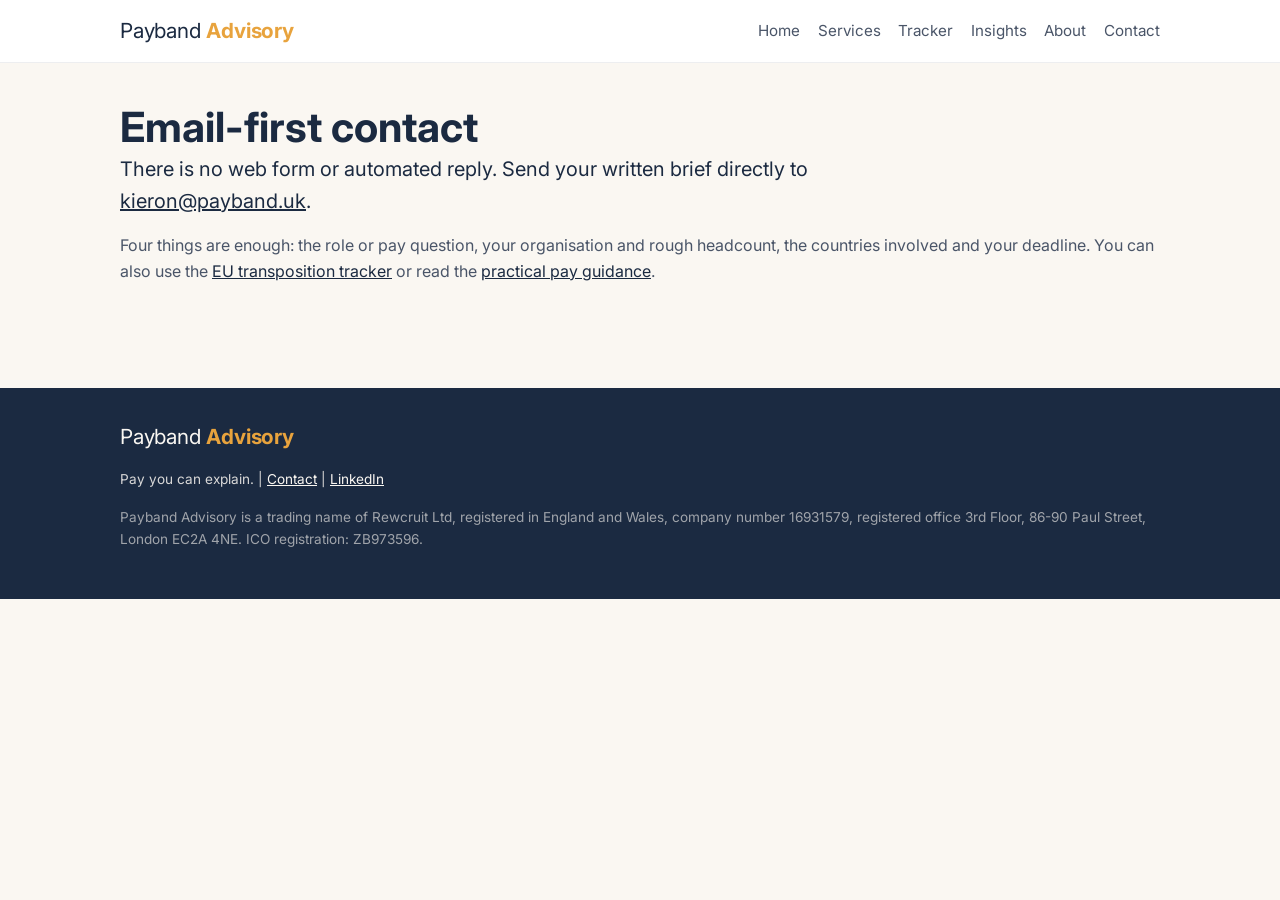
<file: thanks.html>
<!DOCTYPE html>
<html lang="en-GB">
<head>
  <meta charset="UTF-8">
  <meta name="viewport" content="width=device-width, initial-scale=1.0">
  <title>Email Payband Advisory | Pay you can explain.</title>
  <meta name="description" content="Payband Advisory uses email-first contact for written salary benchmarking, pay band and pay transparency briefs.">
  <link rel="icon" href="favicon.svg" type="image/svg+xml">
  <meta property="og:type" content="website">
  <meta property="og:title" content="Email Payband Advisory | Pay you can explain.">
  <meta property="og:description" content="Send a written salary benchmarking, pay band or pay transparency brief directly by email.">
  <meta property="og:image" content="https://payband.uk/img/og-image.png">
  <meta name="twitter:card" content="summary_large_image">
  <link rel="preconnect" href="https://fonts.googleapis.com">
  <link rel="preconnect" href="https://fonts.gstatic.com" crossorigin>
  <link href="https://fonts.googleapis.com/css2?family=Inter:wght@400;700&display=swap" rel="stylesheet">
  <link rel="stylesheet" href="css/styles.css">
  <link rel="canonical" href="https://payband.uk/thanks.html">
  <meta property="og:url" content="https://payband.uk/thanks.html">
  <meta property="og:site_name" content="Payband Advisory">
  <meta property="og:locale" content="en_GB">
  <meta name="robots" content="noindex, follow">
</head>
<body>

<header class="site-header">
  <div class="container">
    <a class="wordmark" href="index.html"><span class="wm-first">Payband</span> <span class="wm-second">Advisory</span></a>
    <nav class="site-nav" aria-label="Main navigation">
      <a href="index.html">Home</a>
      <a href="services.html">Services</a>
      <a href="tracker.html">Tracker</a>
      <a href="insights.html">Insights</a>
      <a href="about.html" >About</a>
      <a href="contact.html">Contact</a>
    </nav>
  </div>
</header>

<main>
  <div class="container">
    <section class="section">
      <h1>Email-first contact</h1>
      <p class="lede">There is no web form or automated reply. Send your written brief directly to <a href="mailto:kieron@payband.uk?subject=Payband%20brief">kieron@payband.uk</a>.</p>
      <p>Four things are enough: the role or pay question, your organisation and rough headcount, the countries involved and your deadline. You can also use the <a href="tracker.html">EU transposition tracker</a> or read the <a href="insights.html">practical pay guidance</a>.</p>
    </section>
  </div>
</main>

<footer class="site-footer">
  <div class="container">
    <p><a class="wordmark" href="index.html"><span class="wm-first" style="color:#FAF7F2;">Payband</span> <span class="wm-second">Advisory</span></a></p>
    <p>Pay you can explain. | <a href="contact.html">Contact</a> | <a href="https://www.linkedin.com/in/kpowz">LinkedIn</a></p>
    <p class="legal">Payband Advisory is a trading name of Rewcruit Ltd, registered in England and Wales, company number 16931579, registered office 3rd Floor, 86-90 Paul Street, London EC2A 4NE. ICO registration: ZB973596.</p>
  </div>
</footer>

<script src="js/main.js" defer></script>
</body>
</html>
</file>
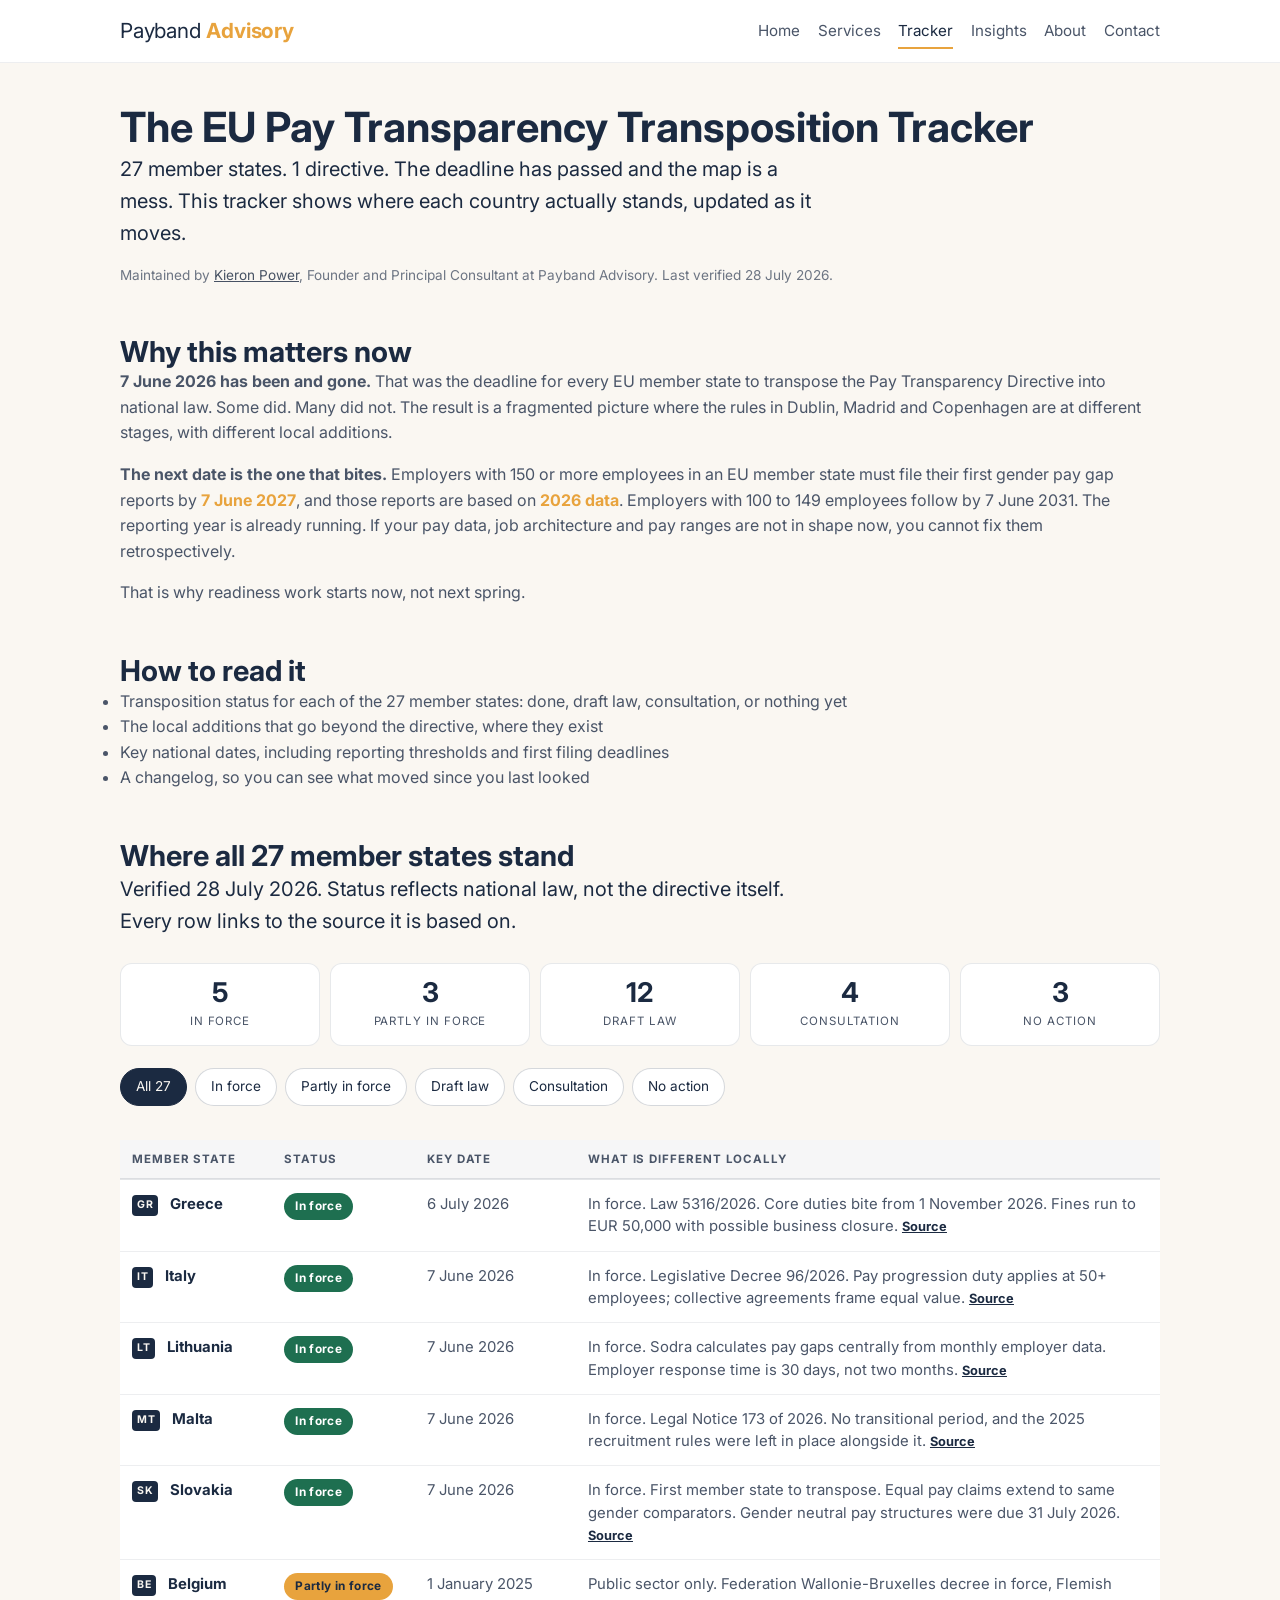
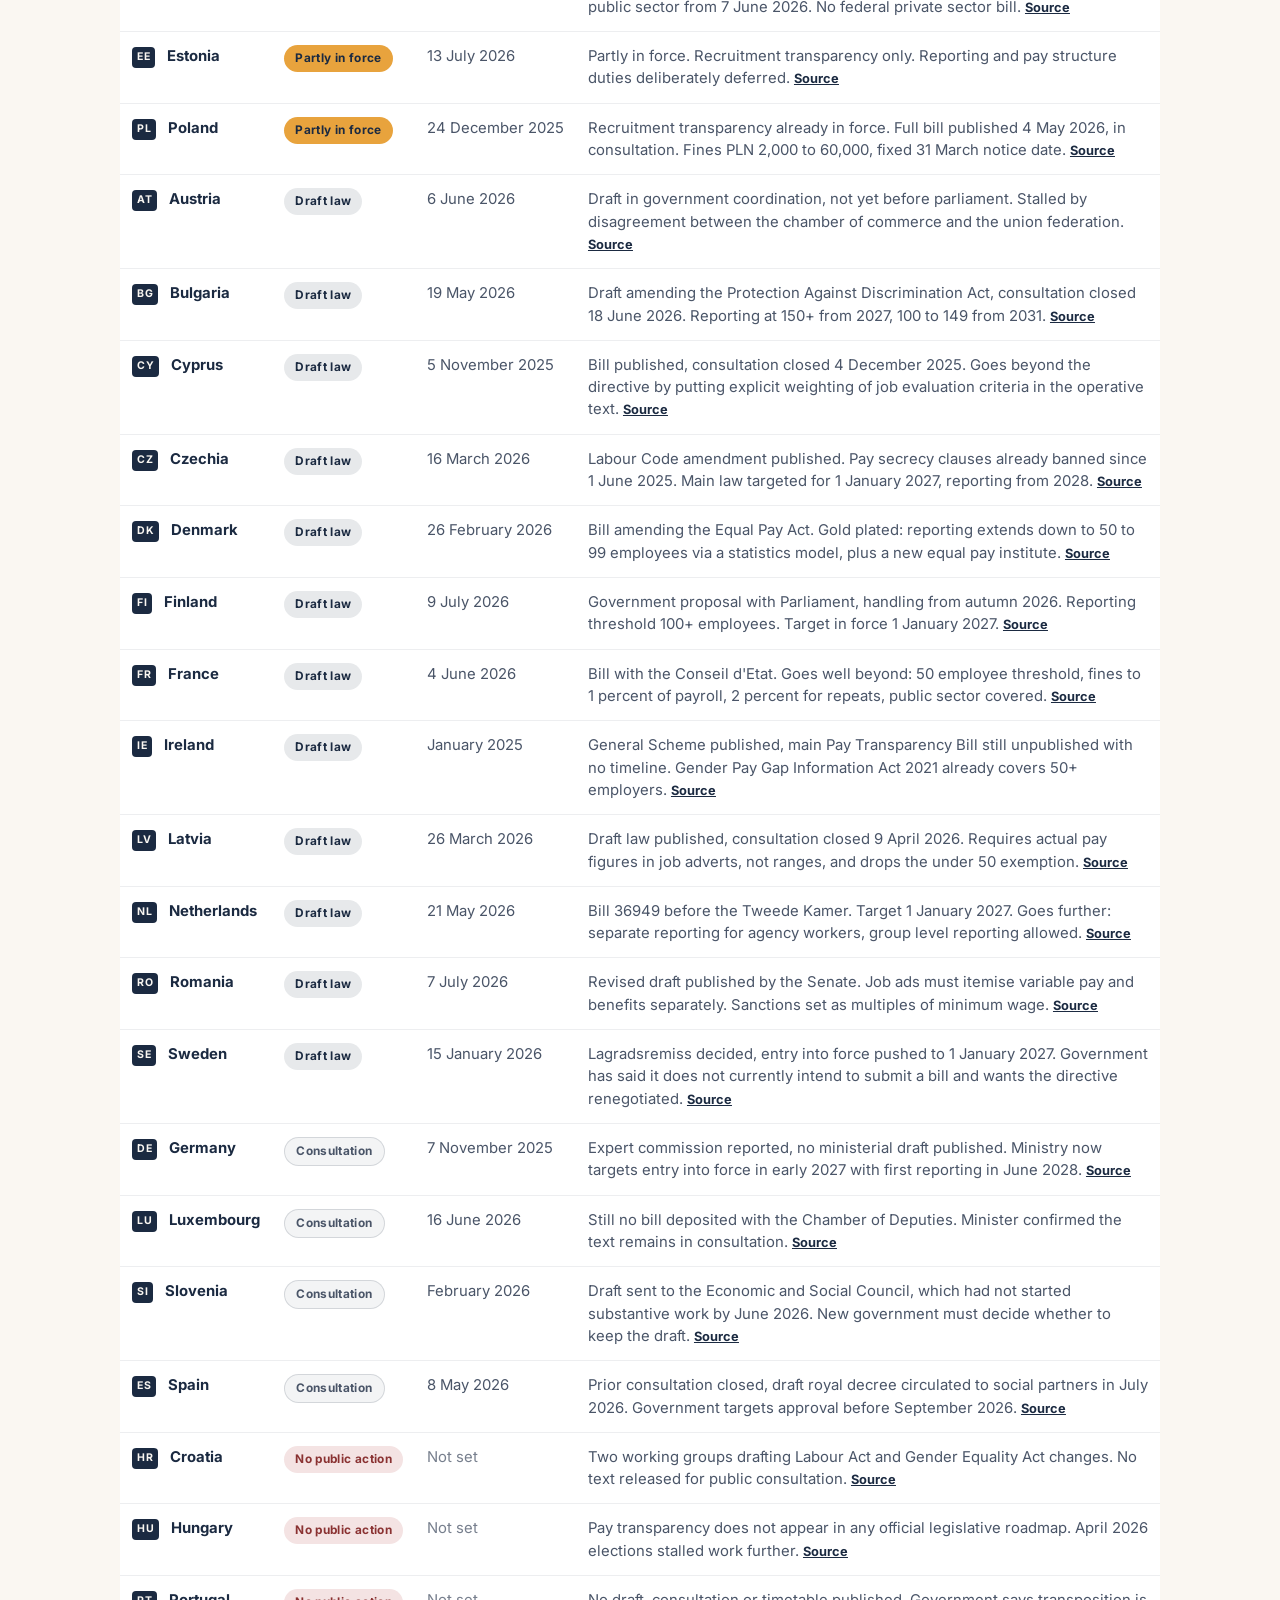
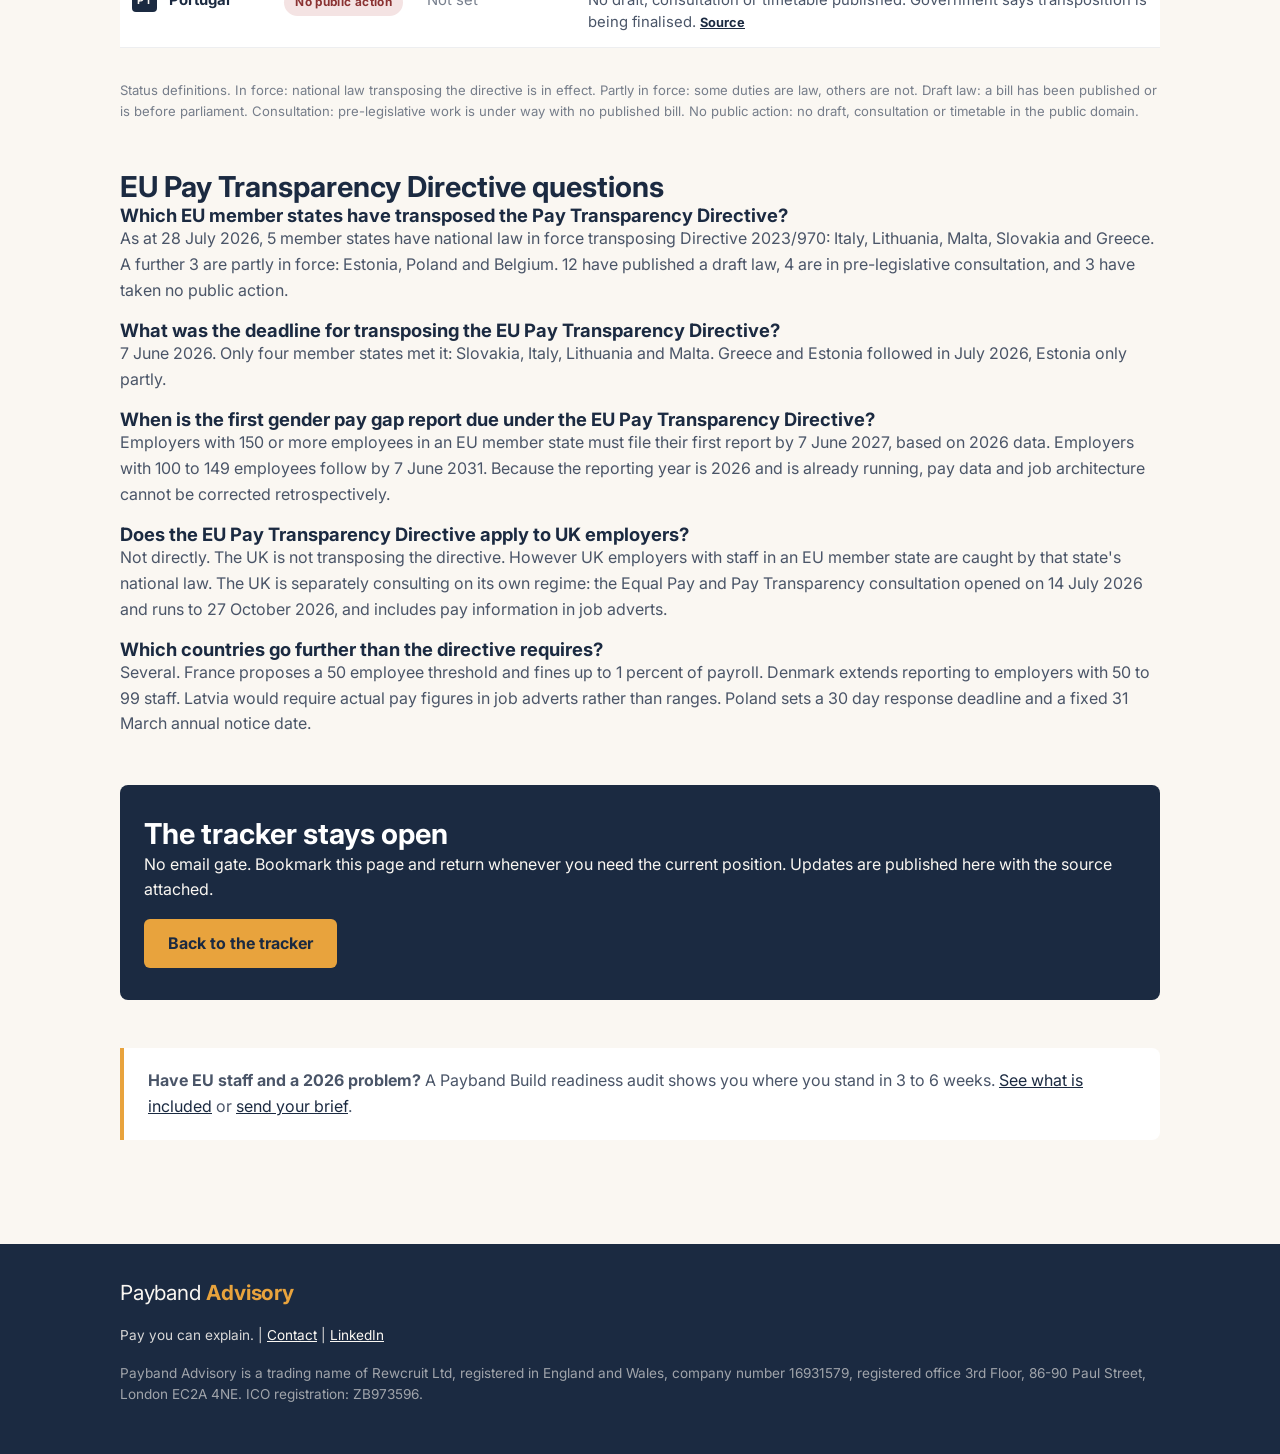
<file: tracker.html>
<!DOCTYPE html>
<html lang="en-GB">
<head>
  <meta charset="UTF-8">
  <meta name="viewport" content="width=device-width, initial-scale=1.0">
  <title>EU Pay Transparency Directive Tracker 2026 | Payband</title>
  <meta name="description" content="Track EU Pay Transparency Directive transposition across all 27 member states, with national differences, key dates and cited sources. Verified 28 July 2026.">
  <link rel="icon" href="favicon.svg" type="image/svg+xml">
  <meta property="og:type" content="website">
  <meta property="og:title" content="EU Pay Transparency Directive Tracker 2026 | Payband">
  <meta property="og:description" content="Transposition status for all 27 EU member states, with national differences, key dates and a source for every entry. Verified 28 July 2026.">
  <meta property="og:image" content="https://payband.uk/img/og-image.png">
  <meta name="twitter:card" content="summary_large_image">
  <link rel="preconnect" href="https://fonts.googleapis.com">
  <link rel="preconnect" href="https://fonts.gstatic.com" crossorigin>
  <link href="https://fonts.googleapis.com/css2?family=Inter:wght@400;700&display=swap" rel="stylesheet">
  <link rel="stylesheet" href="css/styles.css">
  <link rel="canonical" href="https://payband.uk/tracker.html">
  <meta property="og:url" content="https://payband.uk/tracker.html">
  <meta property="og:site_name" content="Payband Advisory">
  <meta property="og:locale" content="en_GB">
  <meta property="og:image:alt" content="Payband Advisory. Pay you can explain.">
  <meta name="robots" content="index, follow, max-snippet:-1, max-image-preview:large">
<script type="application/ld+json">
{
  "@context": "https://schema.org",
  "@type": "FAQPage",
  "mainEntity": [
    {
      "@type": "Question",
      "name": "Which EU member states have transposed the Pay Transparency Directive?",
      "acceptedAnswer": {
        "@type": "Answer",
        "text": "As at 28 July 2026, 5 member states have national law in force transposing Directive 2023/970: Italy, Lithuania, Malta, Slovakia and Greece. A further 3 are partly in force: Estonia, Poland and Belgium. 12 have published a draft law, 4 are in pre-legislative consultation, and 3 have taken no public action."
      }
    },
    {
      "@type": "Question",
      "name": "What was the deadline for transposing the EU Pay Transparency Directive?",
      "acceptedAnswer": {
        "@type": "Answer",
        "text": "7 June 2026. Only four member states met it: Slovakia, Italy, Lithuania and Malta. Greece and Estonia followed in July 2026, Estonia only partly."
      }
    },
    {
      "@type": "Question",
      "name": "When is the first gender pay gap report due under the EU Pay Transparency Directive?",
      "acceptedAnswer": {
        "@type": "Answer",
        "text": "Employers with 150 or more employees in an EU member state must file their first report by 7 June 2027, based on 2026 data. Employers with 100 to 149 employees follow by 7 June 2031. Because the reporting year is 2026 and is already running, pay data and job architecture cannot be corrected retrospectively."
      }
    },
    {
      "@type": "Question",
      "name": "Does the EU Pay Transparency Directive apply to UK employers?",
      "acceptedAnswer": {
        "@type": "Answer",
        "text": "Not directly. The UK is not transposing the directive. However UK employers with staff in an EU member state are caught by that state's national law. The UK is separately consulting on its own regime: the Equal Pay and Pay Transparency consultation opened on 14 July 2026 and runs to 27 October 2026, and includes pay information in job adverts."
      }
    },
    {
      "@type": "Question",
      "name": "Which countries go further than the directive requires?",
      "acceptedAnswer": {
        "@type": "Answer",
        "text": "Several. France proposes a 50 employee threshold and fines up to 1 percent of payroll. Denmark extends reporting to employers with 50 to 99 staff. Latvia would require actual pay figures in job adverts rather than ranges. Poland sets a 30 day response deadline and a fixed 31 March annual notice date."
      }
    }
  ]
}
</script>
<script type="application/ld+json">
{
  "@context": "https://schema.org",
  "@type": "Dataset",
  "name": "EU Pay Transparency Directive Transposition Tracker",
  "description": "Transposition status of EU Directive 2023/970 across all 27 member states, with key dates, national deviations and a source for every entry.",
  "url": "https://payband.uk/tracker.html",
  "keywords": [
    "EU Pay Transparency Directive",
    "2023/970",
    "transposition",
    "pay transparency",
    "gender pay gap reporting",
    "equal pay"
  ],
  "license": "https://payband.uk/tracker.html",
  "isAccessibleForFree": true,
  "dateModified": "2026-07-28",
  "temporalCoverage": "2023/2027",
  "spatialCoverage": {
    "@type": "Place",
    "name": "European Union"
  },
  "creator": {"@id": "https://payband.uk/#organization"},
  "variableMeasured": [
    "Transposition status",
    "Key date",
    "National deviations from the directive"
  ]
}
</script>
<script type="application/ld+json">
{
  "@context": "https://schema.org",
  "@type": "BreadcrumbList",
  "@id": "https://payband.uk/tracker.html#breadcrumb",
  "itemListElement": [
    {"@type": "ListItem", "position": 1, "name": "Home", "item": "https://payband.uk/"},
    {"@type": "ListItem", "position": 2, "name": "EU Pay Transparency Tracker", "item": "https://payband.uk/tracker.html"}
  ]
}
</script>
</head>
<body>

<header class="site-header">
  <div class="container">
    <a class="wordmark" href="index.html"><span class="wm-first">Payband</span> <span class="wm-second">Advisory</span></a>
    <nav class="site-nav" aria-label="Main navigation">
      <a href="index.html">Home</a>
      <a href="services.html">Services</a>
      <a href="tracker.html" aria-current="page">Tracker</a>
      <a href="insights.html">Insights</a>
      <a href="about.html">About</a>
      <a href="contact.html">Contact</a>
    </nav>
  </div>
</header>

<main>
  <div class="container">

    <section class="section">
      <h1>The EU Pay Transparency Transposition Tracker</h1>
      <p class="lede">27 member states. 1 directive. The deadline has passed and the map is a mess. This tracker shows where each country actually stands, updated as it moves.</p>
      <p class="article-meta">Maintained by <a rel="author" href="about.html">Kieron Power</a>, Founder and Principal Consultant at Payband Advisory. Last verified 28 July 2026.</p>
    </section>

    <section class="section">
      <h2>Why this matters now</h2>
      <p><strong>7 June 2026 has been and gone.</strong> That was the deadline for every EU member state to transpose the Pay Transparency Directive into national law. Some did. Many did not. The result is a fragmented picture where the rules in Dublin, Madrid and Copenhagen are at different stages, with different local additions.</p>
      <p><strong>The next date is the one that bites.</strong> Employers with 150 or more employees in an EU member state must file their first gender pay gap reports by <span class="key-number">7 June 2027</span>, and those reports are based on <span class="key-number">2026 data</span>. Employers with 100 to 149 employees follow by 7 June 2031. The reporting year is already running. If your pay data, job architecture and pay ranges are not in shape now, you cannot fix them retrospectively.</p>
      <p>That is why readiness work starts now, not next spring.</p>
    </section>

    <section class="section">
      <h2>How to read it</h2>
      <ul>
        <li>Transposition status for each of the 27 member states: done, draft law, consultation, or nothing yet</li>
        <li>The local additions that go beyond the directive, where they exist</li>
        <li>Key national dates, including reporting thresholds and first filing deadlines</li>
        <li>A changelog, so you can see what moved since you last looked</li>
      </ul>
    </section>

        <section class="section" id="tracker">
      <h2>Where all 27 member states stand</h2>
      <p class="lede">Verified 28 July 2026. Status reflects national law, not the directive itself. Every row links to the source it is based on.</p>

      <div class="tk-summary">
        <div class="tk-stat"><span class="tk-num">5</span><span class="tk-lab">In force</span></div>
        <div class="tk-stat"><span class="tk-num">3</span><span class="tk-lab">Partly in force</span></div>
        <div class="tk-stat"><span class="tk-num">12</span><span class="tk-lab">Draft law</span></div>
        <div class="tk-stat"><span class="tk-num">4</span><span class="tk-lab">Consultation</span></div>
        <div class="tk-stat"><span class="tk-num">3</span><span class="tk-lab">No action</span></div>
      </div>

      <div class="tk-filters" role="group" aria-label="Filter by status">
        <button type="button" class="tk-btn is-on" data-filter="all">All 27</button>
        <button type="button" class="tk-btn" data-filter="transposed">In force</button>
        <button type="button" class="tk-btn" data-filter="partial">Partly in force</button>
        <button type="button" class="tk-btn" data-filter="draft">Draft law</button>
        <button type="button" class="tk-btn" data-filter="consultation">Consultation</button>
        <button type="button" class="tk-btn" data-filter="none">No action</button>
      </div>

      <div class="tk-wrap">
      <table class="tk-table">
        <thead>
          <tr><th scope="col">Member state</th><th scope="col">Status</th><th scope="col">Key date</th><th scope="col">What is different locally</th></tr>
        </thead>
        <tbody id="tk-body">
        <tr data-status="transposed">
          <td class="c-name"><span class="flag">GR</span> Greece</td>
          <td><span class="pill pill-transposed">In force</span></td>
          <td class="c-date">6 July 2026</td>
          <td class="c-note">In force. Law 5316/2026. Core duties bite from 1 November 2026. Fines run to EUR 50,000 with possible business closure. <a class="src" href="https://www.lewissilkin.com/insights/2026/07/13/greece-transposes-the-eu-pay-transparency-directive-what-employers-need-to-know" target="_blank" rel="noopener">Source</a></td>
        </tr>
        <tr data-status="transposed">
          <td class="c-name"><span class="flag">IT</span> Italy</td>
          <td><span class="pill pill-transposed">In force</span></td>
          <td class="c-date">7 June 2026</td>
          <td class="c-note">In force. Legislative Decree 96/2026. Pay progression duty applies at 50+ employees; collective agreements frame equal value. <a class="src" href="https://www.littler.com/news-analysis/asap/italy-implements-eu-pay-transparency-directive-guide-final-decree" target="_blank" rel="noopener">Source</a></td>
        </tr>
        <tr data-status="transposed">
          <td class="c-name"><span class="flag">LT</span> Lithuania</td>
          <td><span class="pill pill-transposed">In force</span></td>
          <td class="c-date">7 June 2026</td>
          <td class="c-note">In force. Sodra calculates pay gaps centrally from monthly employer data. Employer response time is 30 days, not two months. <a class="src" href="https://www.wtwco.com/en-ae/insights/2026/06/final-legislation-to-transpose-the-eu-pay-transparency-directive-in-lithuania" target="_blank" rel="noopener">Source</a></td>
        </tr>
        <tr data-status="transposed">
          <td class="c-name"><span class="flag">MT</span> Malta</td>
          <td><span class="pill pill-transposed">In force</span></td>
          <td class="c-date">7 June 2026</td>
          <td class="c-note">In force. Legal Notice 173 of 2026. No transitional period, and the 2025 recruitment rules were left in place alongside it. <a class="src" href="https://iuslaboris.com/insights/malta-implements-the-pay-transparency-directive/" target="_blank" rel="noopener">Source</a></td>
        </tr>
        <tr data-status="transposed">
          <td class="c-name"><span class="flag">SK</span> Slovakia</td>
          <td><span class="pill pill-transposed">In force</span></td>
          <td class="c-date">7 June 2026</td>
          <td class="c-note">In force. First member state to transpose. Equal pay claims extend to same gender comparators. Gender neutral pay structures were due 31 July 2026. <a class="src" href="https://www.wtwco.com/en-kw/insights/2026/06/final-legislation-to-transpose-the-eu-pay-transparency-directive-in-slovakia" target="_blank" rel="noopener">Source</a></td>
        </tr>
        <tr data-status="partial">
          <td class="c-name"><span class="flag">BE</span> Belgium</td>
          <td><span class="pill pill-partial">Partly in force</span></td>
          <td class="c-date">1 January 2025</td>
          <td class="c-note">Public sector only. Federation Wallonie-Bruxelles decree in force, Flemish public sector from 7 June 2026. No federal private sector bill. <a class="src" href="https://www.securex.be/en/lex4you/employer/news/lopay-transparency-not-yet-incorporated-into-belgian-law" target="_blank" rel="noopener">Source</a></td>
        </tr>
        <tr data-status="partial">
          <td class="c-name"><span class="flag">EE</span> Estonia</td>
          <td><span class="pill pill-partial">Partly in force</span></td>
          <td class="c-date">13 July 2026</td>
          <td class="c-note">Partly in force. Recruitment transparency only. Reporting and pay structure duties deliberately deferred. <a class="src" href="https://www.personaliuudised.ee/uudised/2026/07/09/vastu-on-voetud-palkade-labipaistvust-suurendavad-muudatused-uued-nouded-kehtivad-juba-esmaspaevast" target="_blank" rel="noopener">Source</a></td>
        </tr>
        <tr data-status="partial">
          <td class="c-name"><span class="flag">PL</span> Poland</td>
          <td><span class="pill pill-partial">Partly in force</span></td>
          <td class="c-date">24 December 2025</td>
          <td class="c-note">Recruitment transparency already in force. Full bill published 4 May 2026, in consultation. Fines PLN 2,000 to 60,000, fixed 31 March notice date. <a class="src" href="https://www.ey.com/pl_pl/insights/law/przejrzystosc-i-rownosc-wynagrodzen-nowe-obowiazki-pracodawcow-w-polsce" target="_blank" rel="noopener">Source</a></td>
        </tr>
        <tr data-status="draft">
          <td class="c-name"><span class="flag">AT</span> Austria</td>
          <td><span class="pill pill-draft">Draft law</span></td>
          <td class="c-date">6 June 2026</td>
          <td class="c-note">Draft in government coordination, not yet before parliament. Stalled by disagreement between the chamber of commerce and the union federation. <a class="src" href="https://knowledge.dlapiper.com/dlapiperknowledge/globalemploymentlatestdevelopments/2026/gender-pay-transparency-directive-austrian-labour-minister-submitted-draft-bill-into-the-governments-political-coordination-process" target="_blank" rel="noopener">Source</a></td>
        </tr>
        <tr data-status="draft">
          <td class="c-name"><span class="flag">BG</span> Bulgaria</td>
          <td><span class="pill pill-draft">Draft law</span></td>
          <td class="c-date">19 May 2026</td>
          <td class="c-note">Draft amending the Protection Against Discrimination Act, consultation closed 18 June 2026. Reporting at 150+ from 2027, 100 to 149 from 2031. <a class="src" href="https://blog.dciconsult.com/bulgaria-pay-transparency-directive" target="_blank" rel="noopener">Source</a></td>
        </tr>
        <tr data-status="draft">
          <td class="c-name"><span class="flag">CY</span> Cyprus</td>
          <td><span class="pill pill-draft">Draft law</span></td>
          <td class="c-date">5 November 2025</td>
          <td class="c-note">Bill published, consultation closed 4 December 2025. Goes beyond the directive by putting explicit weighting of job evaluation criteria in the operative text. <a class="src" href="https://iuslaboris.com/insights/cyprus-sets-its-course-on-pay-transparency-in-new-draft-bill/" target="_blank" rel="noopener">Source</a></td>
        </tr>
        <tr data-status="draft">
          <td class="c-name"><span class="flag">CZ</span> Czechia</td>
          <td><span class="pill pill-draft">Draft law</span></td>
          <td class="c-date">16 March 2026</td>
          <td class="c-note">Labour Code amendment published. Pay secrecy clauses already banned since 1 June 2025. Main law targeted for 1 January 2027, reporting from 2028. <a class="src" href="https://www.epravo.cz/top/clanky/implementace-smernice-o-transparentnosti-odmenovani-v-ceske-republice-121039.html" target="_blank" rel="noopener">Source</a></td>
        </tr>
        <tr data-status="draft">
          <td class="c-name"><span class="flag">DK</span> Denmark</td>
          <td><span class="pill pill-draft">Draft law</span></td>
          <td class="c-date">26 February 2026</td>
          <td class="c-note">Bill amending the Equal Pay Act. Gold plated: reporting extends down to 50 to 99 employees via a statistics model, plus a new equal pay institute. <a class="src" href="https://www.pwc.dk/da/services/workforce/viden/lovforslag-om-aendring-af-ligelon.html" target="_blank" rel="noopener">Source</a></td>
        </tr>
        <tr data-status="draft">
          <td class="c-name"><span class="flag">FI</span> Finland</td>
          <td><span class="pill pill-draft">Draft law</span></td>
          <td class="c-date">9 July 2026</td>
          <td class="c-note">Government proposal with Parliament, handling from autumn 2026. Reporting threshold 100+ employees. Target in force 1 January 2027. <a class="src" href="https://www.suomenmaa.fi/uutiset/viivastynyt-esitys-palkka-avoimuudesta-eteni-viimein-eduskuntaan-2/" target="_blank" rel="noopener">Source</a></td>
        </tr>
        <tr data-status="draft">
          <td class="c-name"><span class="flag">FR</span> France</td>
          <td><span class="pill pill-draft">Draft law</span></td>
          <td class="c-date">4 June 2026</td>
          <td class="c-note">Bill with the Conseil d&#x27;Etat. Goes well beyond: 50 employee threshold, fines to 1 percent of payroll, 2 percent for repeats, public sector covered. <a class="src" href="https://www.lexia-conseil.fr/transparence-salariale-le-gouvernement-devoile-une-nouvelle-version-du-projet-de-loi-de-transposition-de-la-directive-europeenne/" target="_blank" rel="noopener">Source</a></td>
        </tr>
        <tr data-status="draft">
          <td class="c-name"><span class="flag">IE</span> Ireland</td>
          <td><span class="pill pill-draft">Draft law</span></td>
          <td class="c-date">January 2025</td>
          <td class="c-note">General Scheme published, main Pay Transparency Bill still unpublished with no timeline. Gender Pay Gap Information Act 2021 already covers 50+ employers. <a class="src" href="https://www.lawsociety.ie/gazette/top-stories/2026/june/no-timeline-for-employers-on-pay-directive/" target="_blank" rel="noopener">Source</a></td>
        </tr>
        <tr data-status="draft">
          <td class="c-name"><span class="flag">LV</span> Latvia</td>
          <td><span class="pill pill-draft">Draft law</span></td>
          <td class="c-date">26 March 2026</td>
          <td class="c-note">Draft law published, consultation closed 9 April 2026. Requires actual pay figures in job adverts, not ranges, and drops the under 50 exemption. <a class="src" href="https://www.lewissilkin.com/insights/2026/04/17/latvia-on-track-for-timely-pay-transparency-directive-transposition-but-with-notable-deviations" target="_blank" rel="noopener">Source</a></td>
        </tr>
        <tr data-status="draft">
          <td class="c-name"><span class="flag">NL</span> Netherlands</td>
          <td><span class="pill pill-draft">Draft law</span></td>
          <td class="c-date">21 May 2026</td>
          <td class="c-note">Bill 36949 before the Tweede Kamer. Target 1 January 2027. Goes further: separate reporting for agency workers, group level reporting allowed. <a class="src" href="https://www.tweedekamer.nl/kamerstukken/wetsvoorstellen/detail?cfg=wetsvoorsteldetails&amp;qry=wetsvoorstel%3A36949" target="_blank" rel="noopener">Source</a></td>
        </tr>
        <tr data-status="draft">
          <td class="c-name"><span class="flag">RO</span> Romania</td>
          <td><span class="pill pill-draft">Draft law</span></td>
          <td class="c-date">7 July 2026</td>
          <td class="c-note">Revised draft published by the Senate. Job ads must itemise variable pay and benefits separately. Sanctions set as multiples of minimum wage. <a class="src" href="https://blog.pwc.ro/2026/07/07/directiva-privind-transparenta-salariala-cu-un-pas-mai-aproape-de-transpunere-ce-s-a-schimbat-in-noua-versiune-a-proiectului-de-lege/" target="_blank" rel="noopener">Source</a></td>
        </tr>
        <tr data-status="draft">
          <td class="c-name"><span class="flag">SE</span> Sweden</td>
          <td><span class="pill pill-draft">Draft law</span></td>
          <td class="c-date">15 January 2026</td>
          <td class="c-note">Lagradsremiss decided, entry into force pushed to 1 January 2027. Government has said it does not currently intend to submit a bill and wants the directive renegotiated. <a class="src" href="https://www.regeringen.se/regeringens-politik/lonetransparensdirektivet/fragor-och-svar-om-forslaget-till-nya-regler-om-insyn-i-lonesattningen/" target="_blank" rel="noopener">Source</a></td>
        </tr>
        <tr data-status="consultation">
          <td class="c-name"><span class="flag">DE</span> Germany</td>
          <td><span class="pill pill-consultation">Consultation</span></td>
          <td class="c-date">7 November 2025</td>
          <td class="c-note">Expert commission reported, no ministerial draft published. Ministry now targets entry into force in early 2027 with first reporting in June 2028. <a class="src" href="https://www.noerr.com/de/insights/keine-rechtzeitige-umsetzung-der-eu-entgelttransparenzrichtlinie-in-deutsches-recht-was-gilt-nach-dem-7-juni-2026" target="_blank" rel="noopener">Source</a></td>
        </tr>
        <tr data-status="consultation">
          <td class="c-name"><span class="flag">LU</span> Luxembourg</td>
          <td><span class="pill pill-consultation">Consultation</span></td>
          <td class="c-date">16 June 2026</td>
          <td class="c-note">Still no bill deposited with the Chamber of Deputies. Minister confirmed the text remains in consultation. <a class="src" href="https://www.lessentiel.lu/fr/story/travail-au-luxembourg-la-directive-sur-la-transparence-salariale-genere-de-l-impatience-103584033" target="_blank" rel="noopener">Source</a></td>
        </tr>
        <tr data-status="consultation">
          <td class="c-name"><span class="flag">SI</span> Slovenia</td>
          <td><span class="pill pill-consultation">Consultation</span></td>
          <td class="c-date">February 2026</td>
          <td class="c-note">Draft sent to the Economic and Social Council, which had not started substantive work by June 2026. New government must decide whether to keep the draft. <a class="src" href="https://svet24.si/novice/slovenija/placa-placna-preglednost-zakon-eu-slovenija-zamuda-mnenja-1903781" target="_blank" rel="noopener">Source</a></td>
        </tr>
        <tr data-status="consultation">
          <td class="c-name"><span class="flag">ES</span> Spain</td>
          <td><span class="pill pill-consultation">Consultation</span></td>
          <td class="c-date">8 May 2026</td>
          <td class="c-note">Prior consultation closed, draft royal decree circulated to social partners in July 2026. Government targets approval before September 2026. <a class="src" href="https://www.moncloa.com/2026/07/20/transparencia-salarial-directiva-europea-espana-decreto-3402734/" target="_blank" rel="noopener">Source</a></td>
        </tr>
        <tr data-status="none">
          <td class="c-name"><span class="flag">HR</span> Croatia</td>
          <td><span class="pill pill-none">No public action</span></td>
          <td class="c-date"><span class="muted">Not set</span></td>
          <td class="c-note">Two working groups drafting Labour Act and Gender Equality Act changes. No text released for public consultation. <a class="src" href="https://libela.org/u-fokusu/hoce-li-se-prenijeti-direktiva-o-transparentnosti-placa-u-nacionalno-zakonodavstvo-do-zadanog-roka/" target="_blank" rel="noopener">Source</a></td>
        </tr>
        <tr data-status="none">
          <td class="c-name"><span class="flag">HU</span> Hungary</td>
          <td><span class="pill pill-none">No public action</span></td>
          <td class="c-date"><span class="muted">Not set</span></td>
          <td class="c-note">Pay transparency does not appear in any official legislative roadmap. April 2026 elections stalled work further. <a class="src" href="https://grantthornton.hu/en/news/pay-transparency-part-1-where-does-hungarian-implementation-stand" target="_blank" rel="noopener">Source</a></td>
        </tr>
        <tr data-status="none">
          <td class="c-name"><span class="flag">PT</span> Portugal</td>
          <td><span class="pill pill-none">No public action</span></td>
          <td class="c-date"><span class="muted">Not set</span></td>
          <td class="c-note">No draft, consultation or timetable published. Government says transposition is being finalised. <a class="src" href="https://executivedigest.sapo.pt/transparencia-salarial-o-prazo-chegou-mas-a-lei-nao/" target="_blank" rel="noopener">Source</a></td>
        </tr>
        </tbody>
      </table>
      </div>
      <p class="tk-foot muted">Status definitions. In force: national law transposing the directive is in effect. Partly in force: some duties are law, others are not. Draft law: a bill has been published or is before parliament. Consultation: pre-legislative work is under way with no published bill. No public action: no draft, consultation or timetable in the public domain.</p>
    </section>

    <section class="section" aria-labelledby="tracker-faq-heading">
      <h2 id="tracker-faq-heading">EU Pay Transparency Directive questions</h2>
      <div class="faq-list">
        <div class="faq-item">
          <h3>Which EU member states have transposed the Pay Transparency Directive?</h3>
          <p>As at 28 July 2026, 5 member states have national law in force transposing Directive 2023/970: Italy, Lithuania, Malta, Slovakia and Greece. A further 3 are partly in force: Estonia, Poland and Belgium. 12 have published a draft law, 4 are in pre-legislative consultation, and 3 have taken no public action.</p>
        </div>
        <div class="faq-item">
          <h3>What was the deadline for transposing the EU Pay Transparency Directive?</h3>
          <p>7 June 2026. Only four member states met it: Slovakia, Italy, Lithuania and Malta. Greece and Estonia followed in July 2026, Estonia only partly.</p>
        </div>
        <div class="faq-item">
          <h3>When is the first gender pay gap report due under the EU Pay Transparency Directive?</h3>
          <p>Employers with 150 or more employees in an EU member state must file their first report by 7 June 2027, based on 2026 data. Employers with 100 to 149 employees follow by 7 June 2031. Because the reporting year is 2026 and is already running, pay data and job architecture cannot be corrected retrospectively.</p>
        </div>
        <div class="faq-item">
          <h3>Does the EU Pay Transparency Directive apply to UK employers?</h3>
          <p>Not directly. The UK is not transposing the directive. However UK employers with staff in an EU member state are caught by that state's national law. The UK is separately consulting on its own regime: the Equal Pay and Pay Transparency consultation opened on 14 July 2026 and runs to 27 October 2026, and includes pay information in job adverts.</p>
        </div>
        <div class="faq-item">
          <h3>Which countries go further than the directive requires?</h3>
          <p>Several. France proposes a 50 employee threshold and fines up to 1 percent of payroll. Denmark extends reporting to employers with 50 to 99 staff. Latvia would require actual pay figures in job adverts rather than ranges. Poland sets a 30 day response deadline and a fixed 31 March annual notice date.</p>
        </div>
      </div>
    </section>

<section class="section email-capture" aria-labelledby="gate-heading">
      <h2 id="gate-heading">The tracker stays open</h2>
      <p>No email gate. Bookmark this page and return whenever you need the current position. Updates are published here with the source attached.</p>
      <a class="btn" href="#tracker">Back to the tracker</a>
    </section>

    <section class="section">
      <div class="callout">
        <p><strong>Have EU staff and a 2026 problem?</strong> A Payband Build readiness audit shows you where you stand in 3 to 6 weeks. <a href="services.html#build">See what is included</a> or <a href="contact.html">send your brief</a>.</p>
      </div>
    </section>

  </div>
</main>

<footer class="site-footer">
  <div class="container">
    <p><a class="wordmark" href="index.html"><span class="wm-first" style="color:#FAF7F2;">Payband</span> <span class="wm-second">Advisory</span></a></p>
    <p>Pay you can explain. | <a href="contact.html">Contact</a> | <a href="https://www.linkedin.com/in/kpowz">LinkedIn</a></p>
    <p class="legal">Payband Advisory is a trading name of Rewcruit Ltd, registered in England and Wales, company number 16931579, registered office 3rd Floor, 86-90 Paul Street, London EC2A 4NE. ICO registration: ZB973596.</p>
  </div>
</footer>

<script src="js/main.js" defer></script>
</body>
</html>
</file>
<file: css/styles.css>
/* Payband Advisory brand stylesheet. Single source of truth for the site. */

:root {
  --navy: #1B2A41;
  --amber: #E8A33D;
  --offwhite: #FAF7F2;
  --grey: #4A5568;
  --white: #FFFFFF;
  --max-width: 1080px;
}

* { box-sizing: border-box; margin: 0; padding: 0; }

html { font-size: 16px; scroll-behavior: smooth; }

body {
  font-family: 'Inter', -apple-system, BlinkMacSystemFont, 'Segoe UI', sans-serif;
  background: var(--offwhite);
  color: var(--grey);
  line-height: 1.6;
}

h1, h2, h3, h4 {
  color: var(--navy);
  line-height: 1.2;
  font-weight: 700;
}

h1 { font-size: 2rem; }
h2 { font-size: 1.5rem; }
h3 { font-size: 1.15rem; }

p { margin-bottom: 1rem; }

a { color: var(--navy); }

img { max-width: 100%; }

.container {
  max-width: var(--max-width);
  margin: 0 auto;
  padding: 0 1.25rem;
}

/* Header and wordmark */

.site-header {
  background: var(--white);
  border-bottom: 1px solid rgba(27, 42, 65, 0.08);
  position: sticky;
  top: 0;
  z-index: 10;
}

.site-header .container {
  display: flex;
  flex-wrap: wrap;
  align-items: center;
  justify-content: space-between;
  padding-top: 0.9rem;
  padding-bottom: 0.9rem;
}

.wordmark {
  text-decoration: none;
  font-size: 1.3rem;
  letter-spacing: -0.01em;
  white-space: nowrap;
}

.wordmark .wm-first { font-weight: 400; color: var(--navy); }
.wordmark .wm-second { font-weight: 700; color: var(--amber); }

.site-nav {
  display: flex;
  flex-wrap: wrap;
  gap: 0.25rem 1.1rem;
  margin-top: 0.4rem;
}

.site-nav a {
  text-decoration: none;
  color: var(--grey);
  font-size: 0.95rem;
  padding: 0.25rem 0;
  position: relative;
  transition: color 0.2s ease;
}

.site-nav a::after {
  content: '';
  position: absolute;
  left: 0;
  right: 0;
  bottom: -2px;
  height: 2px;
  background: var(--amber);
  transform: scaleX(0);
  transform-origin: left;
  transition: transform 0.25s ease;
}

.site-nav a:hover, .site-nav a[aria-current="page"] {
  color: var(--navy);
}

.site-nav a:hover::after, .site-nav a[aria-current="page"]::after {
  transform: scaleX(1);
}

/* Sections */

main { padding: 2.5rem 0 3.5rem; }

.section { margin-bottom: 3rem; }

.lede {
  font-size: 1.25rem;
  color: var(--navy);
  max-width: 44rem;
}

.tagline {
  color: var(--amber);
  font-weight: 700;
  font-size: 1.1rem;
  margin-bottom: 0.75rem;
}

/* Cards */

.card-grid {
  display: grid;
  grid-template-columns: 1fr;
  gap: 1.25rem;
  margin-top: 1.5rem;
}

.card {
  background: var(--white);
  border: 1px solid rgba(27, 42, 65, 0.08);
  border-radius: 8px;
  padding: 1.5rem;
  display: flex;
  flex-direction: column;
  transition: transform 0.25s ease, box-shadow 0.25s ease, border-color 0.25s ease;
}

.card:hover {
  box-shadow: 0 14px 32px rgba(27, 42, 65, 0.12);
  border-color: rgba(232, 163, 61, 0.55);
}

@media (hover: none), (prefers-reduced-motion: reduce) {
  .card:hover { box-shadow: none; border-color: rgba(27, 42, 65, 0.08); }
}

.card .price {
  color: var(--amber);
  font-weight: 700;
  font-size: 1.5rem;
  margin: 0.5rem 0;
}

.card .price small {
  font-size: 0.85rem;
  font-weight: 400;
  color: var(--grey);
}

.card ul { margin: 0 0 1rem 1.1rem; }
.card li { margin-bottom: 0.4rem; }

/* Buttons and CTAs */

.btn {
  display: inline-block;
  background: var(--amber);
  color: var(--navy);
  font-weight: 700;
  text-decoration: none;
  padding: 0.75rem 1.5rem;
  border-radius: 6px;
  border: none;
  font-size: 1rem;
  cursor: pointer;
  margin-top: auto;
}

.btn {
  transition: transform 0.15s ease, box-shadow 0.2s ease, filter 0.2s ease;
}

.btn:hover {
  filter: brightness(1.05);
  transform: translateY(-2px);
  box-shadow: 0 6px 16px rgba(232, 163, 61, 0.35);
}

:focus-visible {
  outline: 3px solid var(--amber);
  outline-offset: 2px;
  border-radius: 2px;
}

.btn-secondary {
  background: transparent;
  border: 2px solid var(--navy);
  color: var(--navy);
}

/* Proof point and callout boxes */

.callout {
  background: var(--white);
  border-left: 4px solid var(--amber);
  border-radius: 0 8px 8px 0;
  padding: 1.25rem 1.5rem;
  margin: 1.5rem 0;
}

.callout p:last-child { margin-bottom: 0; }

.key-number {
  color: var(--amber);
  font-weight: 700;
}

/* Email capture */

.email-capture {
  background: var(--navy);
  border-radius: 8px;
  padding: 2rem 1.5rem;
  color: var(--offwhite);
}

.email-capture h2 { color: var(--white); }

.email-capture form {
  display: flex;
  flex-direction: column;
  gap: 0.75rem;
  margin-top: 1rem;
}

.email-capture input[type="email"] {
  padding: 0.75rem 1rem;
  border-radius: 6px;
  border: none;
  font-family: inherit;
  font-size: 1rem;
}

/* Tables */

table {
  width: 100%;
  border-collapse: collapse;
  background: var(--white);
  margin: 1rem 0;
  font-size: 0.95rem;
}

th, td {
  text-align: left;
  padding: 0.6rem 0.75rem;
  border-bottom: 1px solid rgba(27, 42, 65, 0.1);
}

th { color: var(--navy); background: rgba(27, 42, 65, 0.04); }

/* Article cards */

.article-card h3 a { text-decoration: none; }
.article-card h3 a:hover { color: var(--amber); }
.article-meta { font-size: 0.85rem; color: var(--grey); opacity: 0.8; }

/* Footer */

.site-footer {
  background: var(--navy);
  color: rgba(250, 247, 242, 0.85);
  padding: 2rem 0;
  font-size: 0.85rem;
}

.site-footer a { color: var(--offwhite); }

.site-footer .legal { margin-top: 0.75rem; opacity: 0.7; }

/* Dark hero (home page) */

.header-overlay {
  position: absolute;
  top: 0;
  left: 0;
  right: 0;
  background: transparent;
  border-bottom: none;
}

.header-overlay .wordmark .wm-first { color: var(--offwhite); }
.header-overlay .site-nav a { color: rgba(250, 247, 242, 0.8); }
.header-overlay .site-nav a:hover,
.header-overlay .site-nav a[aria-current="page"] { color: #fff; }

/* Once scrolled past the hero, the overlay header gains a frosted navy backdrop. */
.header-overlay.scrolled {
  position: fixed;
  background: rgba(27, 42, 65, 0.85);
  backdrop-filter: blur(10px);
  -webkit-backdrop-filter: blur(10px);
  box-shadow: 0 1px 0 rgba(250, 247, 242, 0.08);
}

.nav-cta {
  display: none;
  background: var(--amber);
  color: var(--navy);
  font-weight: 700;
  font-size: 0.9rem;
  padding: 0.55rem 1.2rem;
  border-radius: 999px;
  text-decoration: none;
  white-space: nowrap;
}

.nav-cta:hover { filter: brightness(1.05); }

.hero-dark {
  position: relative;
  min-height: 92vh;
  display: flex;
  align-items: center;
  justify-content: center;
  background: var(--navy);
  color: #fff;
  text-align: center;
  overflow: hidden;
  padding: 10rem 1.25rem 5rem;
}

@media (min-width: 900px) {
  .nav-cta { display: inline-block; }
  .hero-dark { padding-top: 8rem; }
}

/* Optional ambient video layer. Add inside .hero-dark:
   <video class="hero-video" autoplay muted loop playsinline src="YOUR-LOOP.mp4"></video>
   <div class="hero-overlay"></div>
   Keep the loop abstract and slow. No third-party streams. */
.hero-video {
  position: absolute;
  inset: 0;
  width: 100%;
  height: 100%;
  object-fit: cover;
  opacity: 0.25;
}

.hero-overlay {
  position: absolute;
  inset: 0;
  background: rgba(27, 42, 65, 0.6);
  backdrop-filter: blur(2px);
}

.hero-glow {
  position: absolute;
  border-radius: 50%;
  pointer-events: none;
}

.hero-glow.glow-amber {
  width: 900px;
  height: 900px;
  top: -30%;
  left: 5%;
  background: radial-gradient(circle, rgba(232, 163, 61, 0.18) 0%, rgba(232, 163, 61, 0) 65%);
}

.hero-glow.glow-steel {
  width: 800px;
  height: 800px;
  bottom: -25%;
  right: 5%;
  background: radial-gradient(circle, rgba(96, 125, 180, 0.22) 0%, rgba(96, 125, 180, 0) 65%);
}

.hero-inner {
  position: relative;
  z-index: 2;
  max-width: 64rem;
  display: flex;
  flex-direction: column;
  align-items: center;
  gap: 2.25rem;
}

.hero-pre {
  font-size: clamp(1.4rem, 3.5vw, 2.5rem);
  font-weight: 400;
  line-height: 1.15;
  color: #fff;
  margin: 0;
  animation: hero-fade-up 0.6s ease both;
}

.hero-headline {
  font-size: clamp(3.2rem, 11vw, 8rem);
  font-weight: 700;
  letter-spacing: -0.03em;
  line-height: 0.95;
  margin: 0;
  background: linear-gradient(180deg, #FFFFFF 0%, #FFFFFF 55%, #F3DCB0 100%);
  -webkit-background-clip: text;
  background-clip: text;
  color: transparent;
  animation: hero-scale-in 0.6s ease 0.2s both;
}

.hero-sub {
  font-size: clamp(1.05rem, 2vw, 1.25rem);
  line-height: 1.65;
  color: rgba(255, 255, 255, 0.7);
  max-width: 36rem;
  margin: 0;
  animation: hero-fade 0.6s ease 0.4s both;
}

.hero-ctas {
  display: flex;
  flex-direction: column;
  align-items: center;
  gap: 1.5rem;
  animation: hero-fade-up 0.5s ease 0.6s both;
}

.btn-hero {
  display: inline-flex;
  align-items: center;
  gap: 0.9rem;
  background: #fff;
  color: var(--navy);
  font-weight: 700;
  font-size: 1.05rem;
  text-decoration: none;
  padding: 0.45rem 0.45rem 0.45rem 1.5rem;
  border-radius: 999px;
  transition: box-shadow 0.2s ease, transform 0.2s ease;
}

.btn-hero .arrow {
  width: 40px;
  height: 40px;
  border-radius: 50%;
  background: var(--amber);
  color: var(--navy);
  display: inline-flex;
  align-items: center;
  justify-content: center;
  flex: none;
  transition: filter 0.2s ease;
}

.btn-hero:hover {
  box-shadow: 0 0 20px rgba(255, 255, 255, 0.3);
  transform: scale(1.05);
}

.btn-hero:hover .arrow { filter: brightness(1.08); }

.btn-hero-ghost {
  display: inline-flex;
  align-items: center;
  gap: 0.5rem;
  color: rgba(255, 255, 255, 0.7);
  text-decoration: none;
  padding: 0.5rem 1rem;
  border-radius: 8px;
  backdrop-filter: blur(4px);
  transition: color 0.2s ease, background 0.2s ease;
}

.btn-hero-ghost .arrow-inline { transition: transform 0.2s ease; }

.btn-hero-ghost:hover {
  color: #fff;
  background: rgba(255, 255, 255, 0.05);
}

.btn-hero-ghost:hover .arrow-inline { transform: translateX(4px); }

/* Scroll reveal states (classes applied by js/main.js) */

.reveal {
  opacity: 0;
  transform: translateY(26px);
  transition: opacity 0.65s ease, transform 0.65s ease;
}

.reveal.revealed {
  opacity: 1;
  transform: none;
}

/* After the entrance, transform belongs to hover/tilt and must move fast. */
.reveal-done {
  transition: transform 0.18s ease, box-shadow 0.25s ease, border-color 0.25s ease, opacity 0.3s ease;
}

.hero-glow { transition: transform 0.3s ease-out; }

@keyframes hero-fade-up {
  from { opacity: 0; transform: translateY(20px); }
  to { opacity: 1; transform: translateY(0); }
}

@keyframes hero-scale-in {
  from { opacity: 0; transform: scale(0.9); }
  to { opacity: 1; transform: scale(1); }
}

@keyframes hero-fade {
  from { opacity: 0; }
  to { opacity: 1; }
}

@media (prefers-reduced-motion: reduce) {
  .hero-pre, .hero-headline, .hero-sub, .hero-ctas { animation: none; }
  .btn-hero, .btn-hero-ghost .arrow-inline { transition: none; }
}

@media (min-width: 640px) {
  .hero-ctas { flex-direction: row; }
}

/* Responsive: tablet and up */

@media (min-width: 640px) {
  h1 { font-size: 2.6rem; }
  h2 { font-size: 1.8rem; }
  .email-capture form { flex-direction: row; }
  .email-capture input[type="email"] { flex: 1; }
}

@media (min-width: 900px) {
  .card-grid { grid-template-columns: repeat(3, 1fr); }
  .card-grid.two-col { grid-template-columns: repeat(2, 1fr); }
  .site-nav { margin-top: 0; }
}


/* ===== Conversion build additions (July 2026) ===== */

.stat-strip {
  display: grid; grid-template-columns: repeat(3, 1fr); gap: 24px;
  margin: 8px 0 8px;
}
.stat {
  background: var(--white); border: 1px solid rgba(27,42,65,0.10);
  border-radius: 12px; padding: 22px 24px;
}
.stat .num { font-size: 2rem; font-weight: 700; color: var(--navy); letter-spacing: -0.02em; }
.stat .num .amber-num { color: var(--amber); }
.stat .lbl { color: var(--grey); font-size: 0.92rem; margin-top: 6px; line-height: 1.45; }
.stat .src { color: var(--grey); font-size: 0.78rem; margin-top: 8px; opacity: 0.75; }

.who-grid { display: grid; grid-template-columns: repeat(3, 1fr); gap: 24px; }
.who { background: var(--white); border: 1px solid rgba(27,42,65,0.10); border-radius: 12px; padding: 24px; }
.who h3 { font-size: 1.05rem; margin-bottom: 8px; color: var(--navy); }
.who p { color: var(--grey); font-size: 0.95rem; line-height: 1.55; }
.who .hook { display: block; margin-top: 12px; font-weight: 700; color: var(--navy); font-size: 0.92rem; }

.preview-wrap { display: grid; grid-template-columns: 1.1fr 1fr; gap: 36px; align-items: center; }
.preview-img { border: 1px solid rgba(27,42,65,0.14); border-radius: 10px; box-shadow: 0 18px 50px rgba(27,42,65,0.18); width: 100%; display:block; }
.preview-copy h2 { margin-bottom: 12px; }
.preview-copy ul { margin: 14px 0 20px 18px; color: var(--grey); line-height: 1.7; }
.sample-link { margin-top: 12px; }

.faq { border-top: 1px solid rgba(27,42,65,0.10); }
.faq details { border-bottom: 1px solid rgba(27,42,65,0.10); padding: 16px 4px; }
.faq summary { font-weight: 700; color: var(--navy); cursor: pointer; font-size: 1.02rem; }
.faq details p { color: var(--grey); margin-top: 10px; line-height: 1.6; max-width: 62ch; }

.exp-strip { text-align: center; color: var(--grey); font-size: 0.9rem; letter-spacing: 0.08em; text-transform: uppercase; }
.exp-strip strong { color: var(--navy); font-weight: 700; }

.compare table { width: 100%; border-collapse: collapse; font-size: 0.95rem; }
.compare th, .compare td { padding: 12px 14px; border-bottom: 1px solid rgba(27,42,65,0.10); text-align: left; vertical-align: top; }
.compare th { color: var(--navy); }
.compare td:first-child { color: var(--navy); font-weight: 600; }
.compare .tick { color: var(--amber); font-weight: 700; }

.article-body { max-width: 68ch; }
.article-body h2 { margin-top: 36px; margin-bottom: 12px; }
.article-body p, .article-body li { color: var(--grey); line-height: 1.7; }
.article-body ol, .article-body ul { margin: 12px 0 12px 20px; }
.article-body .note { background: var(--white); border-left: 3px solid var(--amber); padding: 14px 18px; margin: 20px 0; border-radius: 0 8px 8px 0; }
.portrait { width: 190px; height: 190px; object-fit: cover; border-radius: 14px; border: 3px solid var(--white); box-shadow: 0 14px 40px rgba(27,42,65,0.22); }
.about-lead { display: flex; gap: 28px; align-items: flex-start; }

@media (max-width: 760px) {
  .stat-strip, .who-grid { grid-template-columns: 1fr; }
  .preview-wrap { grid-template-columns: 1fr; }
  .about-lead { flex-direction: column; }
}


/* ===== Hero band signature ===== */
.hero-band { position: relative; width: min(640px, 82vw); margin: 54px auto 0; }
.hero-band .rail { height: 12px; background: rgba(250,247,242,0.14); border-radius: 6px; overflow: hidden; }
.hero-band .fill {
  height: 100%; width: 0; border-radius: 6px;
  background: linear-gradient(90deg, #4A5568, var(--amber));
  animation: bandfill 1.6s cubic-bezier(0.22, 1, 0.36, 1) 0.5s forwards;
}
.hero-band .tick { position: absolute; top: -5px; width: 2px; height: 22px; background: rgba(250,247,242,0.22); }
.hero-band .you {
  position: absolute; top: -44px; left: 62%; transform: translateX(-50%);
  font-size: 0.72rem; font-weight: 700; letter-spacing: 0.14em; color: var(--amber);
  opacity: 0; animation: youdrop 0.5s ease-out 1.9s forwards;
}
.hero-band .you:after {
  content: ''; position: absolute; left: 50%; transform: translateX(-50%); top: 17px;
  border-left: 5px solid transparent; border-right: 5px solid transparent; border-top: 7px solid var(--amber);
}
.hero-band .ends {
  display: flex; justify-content: space-between; margin-top: 10px;
  font-size: 0.72rem; letter-spacing: 0.12em; color: rgba(250,247,242,0.45); text-transform: uppercase;
}
@keyframes bandfill { to { width: 62%; } }
@keyframes youdrop { from { opacity: 0; transform: translateX(-50%) translateY(-10px); } to { opacity: 1; transform: translateX(-50%) translateY(0); } }
@media (prefers-reduced-motion: reduce) {
  .hero-band .fill { animation: none; width: 62%; }
  .hero-band .you { animation: none; opacity: 1; }
}


/* ===== Persona review fixes (July 2026) ===== */
@media (max-width: 520px) {
  .site-header { position: static; }   /* two-row nav ate 16% of mobile viewport when sticky */
  /* The overlay header stops overlaying the hero at this width, so it needs its own navy
     background. Without it the near-white wordmark sat on the light page and vanished. */
  .header-overlay { background: var(--navy); border-bottom: none; }
  .header-overlay.scrolled { position: static; }
}
.compare { overflow-x: auto; }
.compare table { min-width: 560px; }

.founder-strip {
  display: flex; gap: 24px; align-items: center;
  background: var(--white); border: 1px solid rgba(27,42,65,0.10);
  border-radius: 14px; padding: 26px 30px;
}
.founder-strip img { width: 108px; height: 108px; border-radius: 50%; object-fit: cover; border: 3px solid var(--amber); flex-shrink: 0; }
.founder-strip h2 { color: var(--navy); font-size: 1.15rem; margin-bottom: 6px; }
.founder-strip p { color: var(--grey); font-size: 0.97rem; line-height: 1.55; margin: 0; }
.founder-strip a { color: var(--navy); font-weight: 700; }
@media (max-width: 600px) { .founder-strip { flex-direction: column; text-align: center; } }

.closing-cta { text-align: center; padding: 8px 0 4px; }
.closing-cta h2 { margin-bottom: 10px; }
.closing-cta p { color: var(--grey); max-width: 54ch; margin: 0 auto 20px; }

/* ===== Short viewport hero fit (July 2026) =====
   On laptop-height screens the hero was taller than the viewport, so the
   animated band sat below the fold. Scale the hero down to fit. */
@media (min-height: 0px) and (max-height: 940px) {
  .hero-dark {
    min-height: 100svh;
    padding-top: 6.5rem;
    padding-bottom: 2.5rem;
  }
  .hero-inner { gap: 1.35rem; }
  .hero-pre { font-size: clamp(1.05rem, 2.1vw, 1.5rem); }
  .hero-headline { font-size: clamp(2.6rem, 7vw, 5rem); }
  .hero-sub { font-size: clamp(0.98rem, 1.5vw, 1.08rem); line-height: 1.55; }
  .hero-ctas { gap: 1rem; }
  .hero-band { margin-top: 26px; }
  .hero-band .you { top: -38px; }
}

@media (max-height: 720px) {
  .hero-dark { padding-top: 5.5rem; padding-bottom: 2rem; }
  .hero-inner { gap: 1rem; }
  .hero-headline { font-size: clamp(2.3rem, 6vw, 4rem); }
  .hero-band { margin-top: 20px; }
}

/* ===== EU transposition tracker ===== */
.tk-summary { display: flex; flex-wrap: wrap; gap: 10px; margin: 26px 0 22px; }
.tk-stat {
  flex: 1 1 100px; background: var(--white); border: 1px solid rgba(27,42,65,0.10);
  border-radius: 12px; padding: 14px 16px; text-align: center;
}
.tk-num { display: block; font-size: 1.7rem; font-weight: 700; color: var(--navy); line-height: 1.1; }
.tk-lab { display: block; font-size: 0.72rem; letter-spacing: 0.08em; text-transform: uppercase; color: var(--grey); margin-top: 4px; }

.tk-filters { display: flex; flex-wrap: wrap; gap: 8px; margin-bottom: 18px; }
.tk-btn {
  font: inherit; font-size: 0.85rem; cursor: pointer;
  background: var(--white); color: var(--navy);
  border: 1px solid rgba(27,42,65,0.18); border-radius: 999px; padding: 7px 15px;
  transition: background 0.15s ease, color 0.15s ease, border-color 0.15s ease;
}
.tk-btn:hover { border-color: var(--amber); }
.tk-btn.is-on { background: var(--navy); color: var(--offwhite); border-color: var(--navy); }

.tk-wrap { overflow-x: auto; -webkit-overflow-scrolling: touch; }
.tk-table { width: 100%; min-width: 720px; border-collapse: collapse; font-size: 0.93rem; }
.tk-table th {
  text-align: left; font-size: 0.72rem; letter-spacing: 0.08em; text-transform: uppercase;
  color: var(--grey); font-weight: 700; padding: 10px 12px; border-bottom: 2px solid rgba(27,42,65,0.12);
}
.tk-table td { padding: 13px 12px; border-bottom: 1px solid rgba(27,42,65,0.08); vertical-align: top; }
.tk-table tbody tr:hover { background: rgba(232,163,61,0.05); }
.tk-table .c-name { font-weight: 700; color: var(--navy); white-space: nowrap; }
.tk-table .c-date { white-space: nowrap; color: var(--grey); }
.tk-table .c-note { color: var(--grey); line-height: 1.5; }
.flag {
  display: inline-block; font-size: 0.66rem; letter-spacing: 0.06em; font-weight: 700;
  background: var(--navy); color: var(--offwhite); border-radius: 4px;
  padding: 2px 5px; margin-right: 8px; vertical-align: 1px;
}
.src { color: var(--navy); font-weight: 700; font-size: 0.8rem; white-space: nowrap; }
.muted { color: var(--grey); opacity: 0.75; }
.tk-foot { font-size: 0.82rem; line-height: 1.6; margin-top: 16px; }

.pill {
  display: inline-block; white-space: nowrap;
  font-size: 0.74rem; font-weight: 700; letter-spacing: 0.03em;
  border-radius: 999px; padding: 4px 11px;
}
.pill-transposed  { background: #1E6F50; color: #fff; }
.pill-partial     { background: var(--amber); color: var(--navy); }
.pill-draft       { background: rgba(27,42,65,0.10); color: var(--navy); }
.pill-consultation{ background: rgba(27,42,65,0.05); color: var(--grey); border: 1px solid rgba(27,42,65,0.15); }
.pill-none        { background: #F4E3E3; color: #8A3232; }

@media (max-width: 520px) {
  .tk-stat { flex: 1 1 40%; }
}

/* ===== Contact form ===== */
.form-grid {
  display: grid;
  grid-template-columns: 1fr 1fr;
  gap: 18px;
  max-width: 720px;
  margin: 24px 0 8px;
}
.form-grid label {
  display: flex;
  flex-direction: column;
  gap: 6px;
  font-size: 0.92rem;
  font-weight: 700;
  color: var(--navy);
}
.form-grid label span {
  letter-spacing: 0.02em;
}
.form-grid input[type="text"],
.form-grid input[type="email"],
.form-grid textarea {
  font-family: inherit;
  font-size: 1rem;
  font-weight: 400;
  color: var(--navy);
  background: var(--off-white);
  border: 1px solid rgba(27, 42, 65, 0.18);
  border-radius: 6px;
  padding: 10px 12px;
  width: 100%;
  box-sizing: border-box;
  transition: border-color 0.15s ease;
}
.form-grid input[type="text"]:focus,
.form-grid input[type="email"]:focus,
.form-grid textarea:focus {
  outline: none;
  border-color: var(--amber);
  background: #FFFFFF;
}
.form-grid textarea {
  resize: vertical;
  min-height: 96px;
  line-height: 1.5;
}
.form-grid label[style*="grid-column"],
.form-grid label:has(textarea) {
  grid-column: 1 / -1;
}
.form-note {
  font-size: 0.88rem;
  color: var(--grey);
  max-width: 720px;
  margin: 8px 0 14px;
}
.btn[disabled] {
  opacity: 0.6;
  cursor: not-allowed;
}
.callout.success {
  border-left: 4px solid var(--amber);
  background: rgba(232, 163, 61, 0.10);
  padding: 22px 24px;
  border-radius: 6px;
  max-width: 720px;
  margin: 18px 0;
}
.callout.success h3 {
  color: var(--navy);
  margin: 0 0 8px;
}

@media (max-width: 640px) {
  .form-grid { grid-template-columns: 1fr; }
}

/* ===== Sample report page ===== */
.lede-tag {
  display: inline-block;
  font-size: 0.78rem;
  font-weight: 700;
  letter-spacing: 0.12em;
  text-transform: uppercase;
  color: var(--amber);
  margin: 0 0 12px;
}
.btn-ghost {
  display: inline-flex;
  align-items: center;
  font-family: inherit;
  font-size: 0.95rem;
  font-weight: 700;
  color: var(--navy);
  background: transparent;
  border: 1px solid var(--navy);
  border-radius: 6px;
  padding: 11px 22px;
  text-decoration: none;
  margin-left: 10px;
  transition: background 0.15s ease;
}
.btn-ghost:hover {
  background: rgba(27, 42, 65, 0.06);
}
.report-meta {
  display: grid;
  grid-template-columns: repeat(auto-fit, minmax(220px, 1fr));
  gap: 16px 24px;
  background: var(--off-white);
  border-radius: 8px;
  padding: 22px 24px;
  margin: 24px 0 32px;
}
.report-meta > div {
  display: flex;
  flex-direction: column;
  gap: 4px;
}
.report-label {
  font-size: 0.74rem;
  font-weight: 700;
  letter-spacing: 0.06em;
  text-transform: uppercase;
  color: var(--grey);
}
.report-value {
  font-size: 1rem;
  color: var(--navy);
  font-weight: 700;
}
.recommendation {
  background: rgba(232, 163, 61, 0.12);
  border-left: 4px solid var(--amber);
  padding: 24px 28px;
  border-radius: 6px;
  font-size: 1.05rem;
  line-height: 1.6;
  margin: 16px 0 32px;
}
table.sources {
  width: 100%;
  border-collapse: collapse;
  margin: 16px 0 32px;
  font-size: 0.92rem;
}
table.sources th,
table.sources td {
  text-align: left;
  padding: 12px 14px;
  border-bottom: 1px solid rgba(27, 42, 65, 0.12);
  vertical-align: top;
}
table.sources th {
  background: var(--off-white);
  color: var(--navy);
  font-weight: 700;
  font-size: 0.82rem;
  letter-spacing: 0.04em;
  text-transform: uppercase;
}
table.sources tbody tr:hover {
  background: rgba(27, 42, 65, 0.03);
}
.tier-grid {
  display: grid;
  grid-template-columns: repeat(auto-fit, minmax(240px, 1fr));
  gap: 16px;
  margin: 16px 0;
}
.tier-card {
  background: #FFFFFF;
  border: 1px solid rgba(27, 42, 65, 0.10);
  border-radius: 8px;
  padding: 20px 22px;
}
.tier-card h3 {
  color: var(--navy);
  font-size: 1.1rem;
  margin: 0 0 8px;
}

@media (max-width: 640px) {
  .btn-ghost { margin-left: 0; margin-top: 10px; }
  .report-meta { grid-template-columns: 1fr; }
}
</file>
